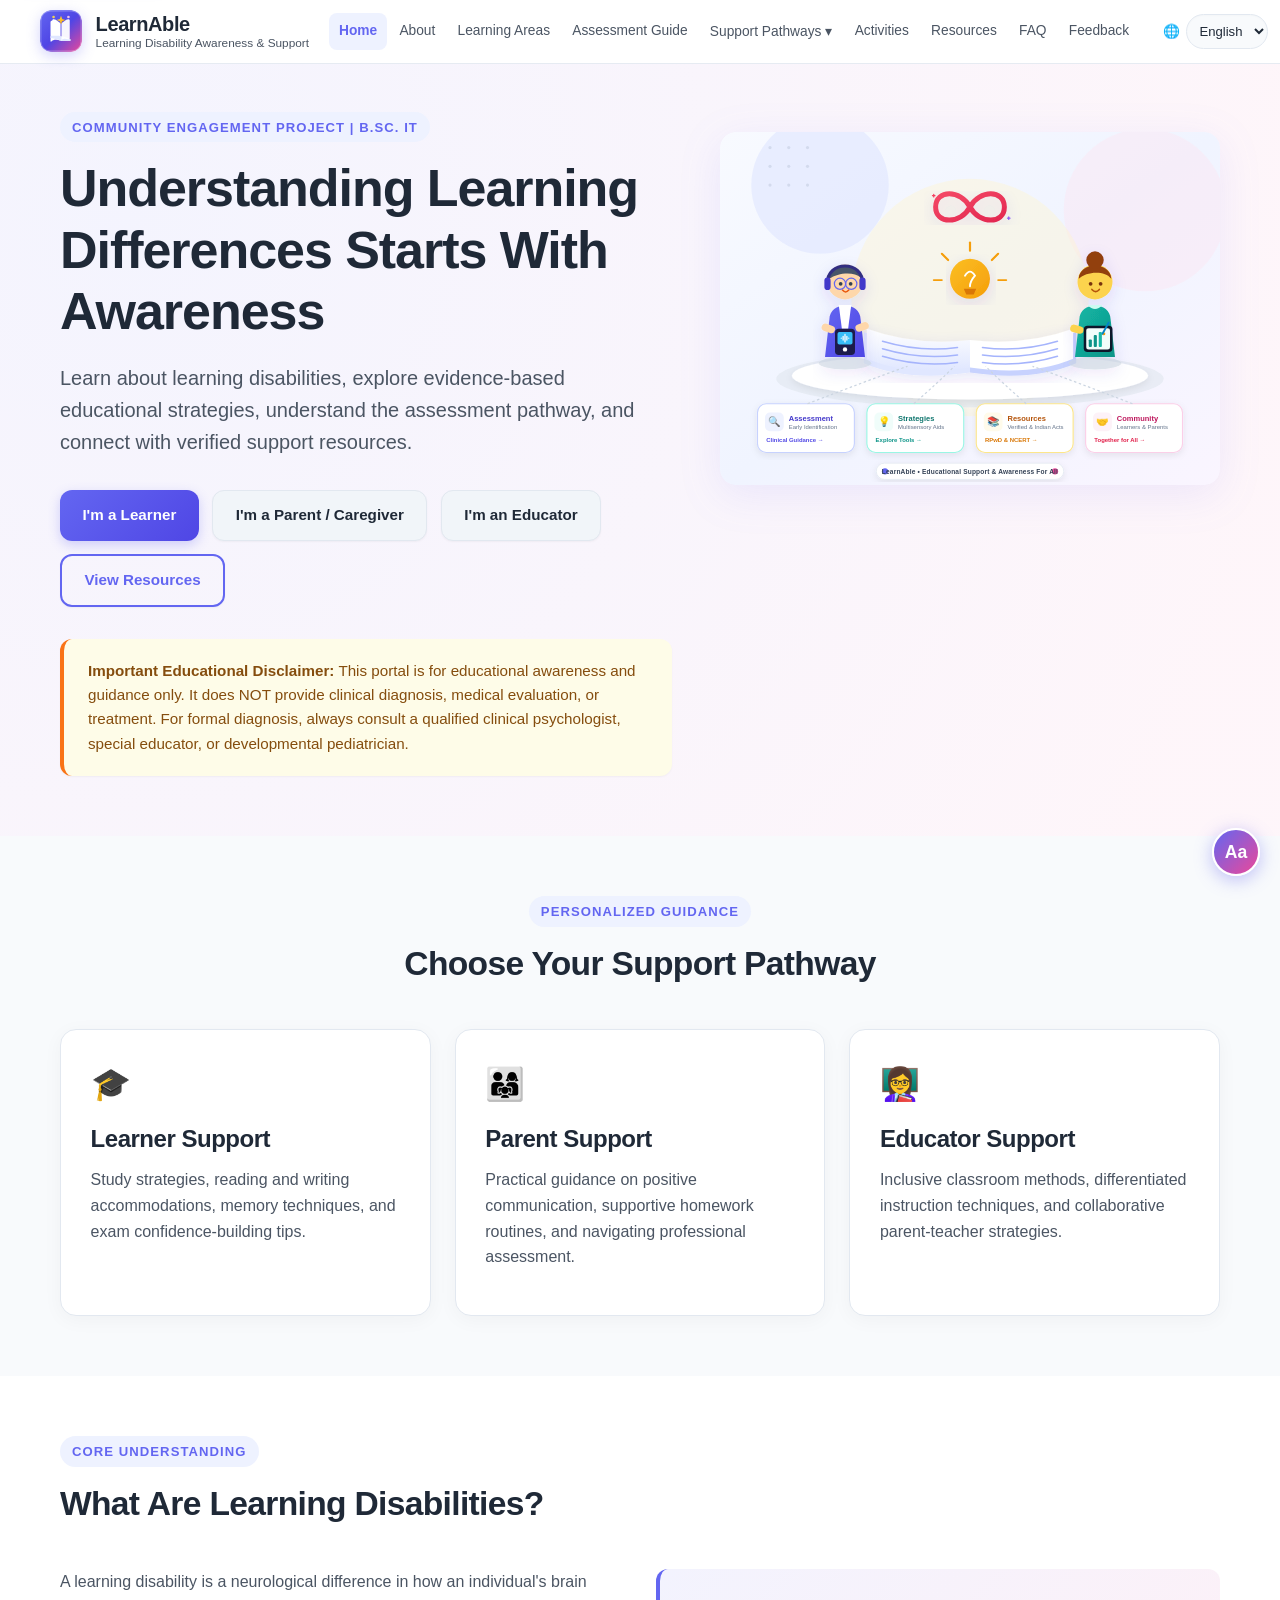
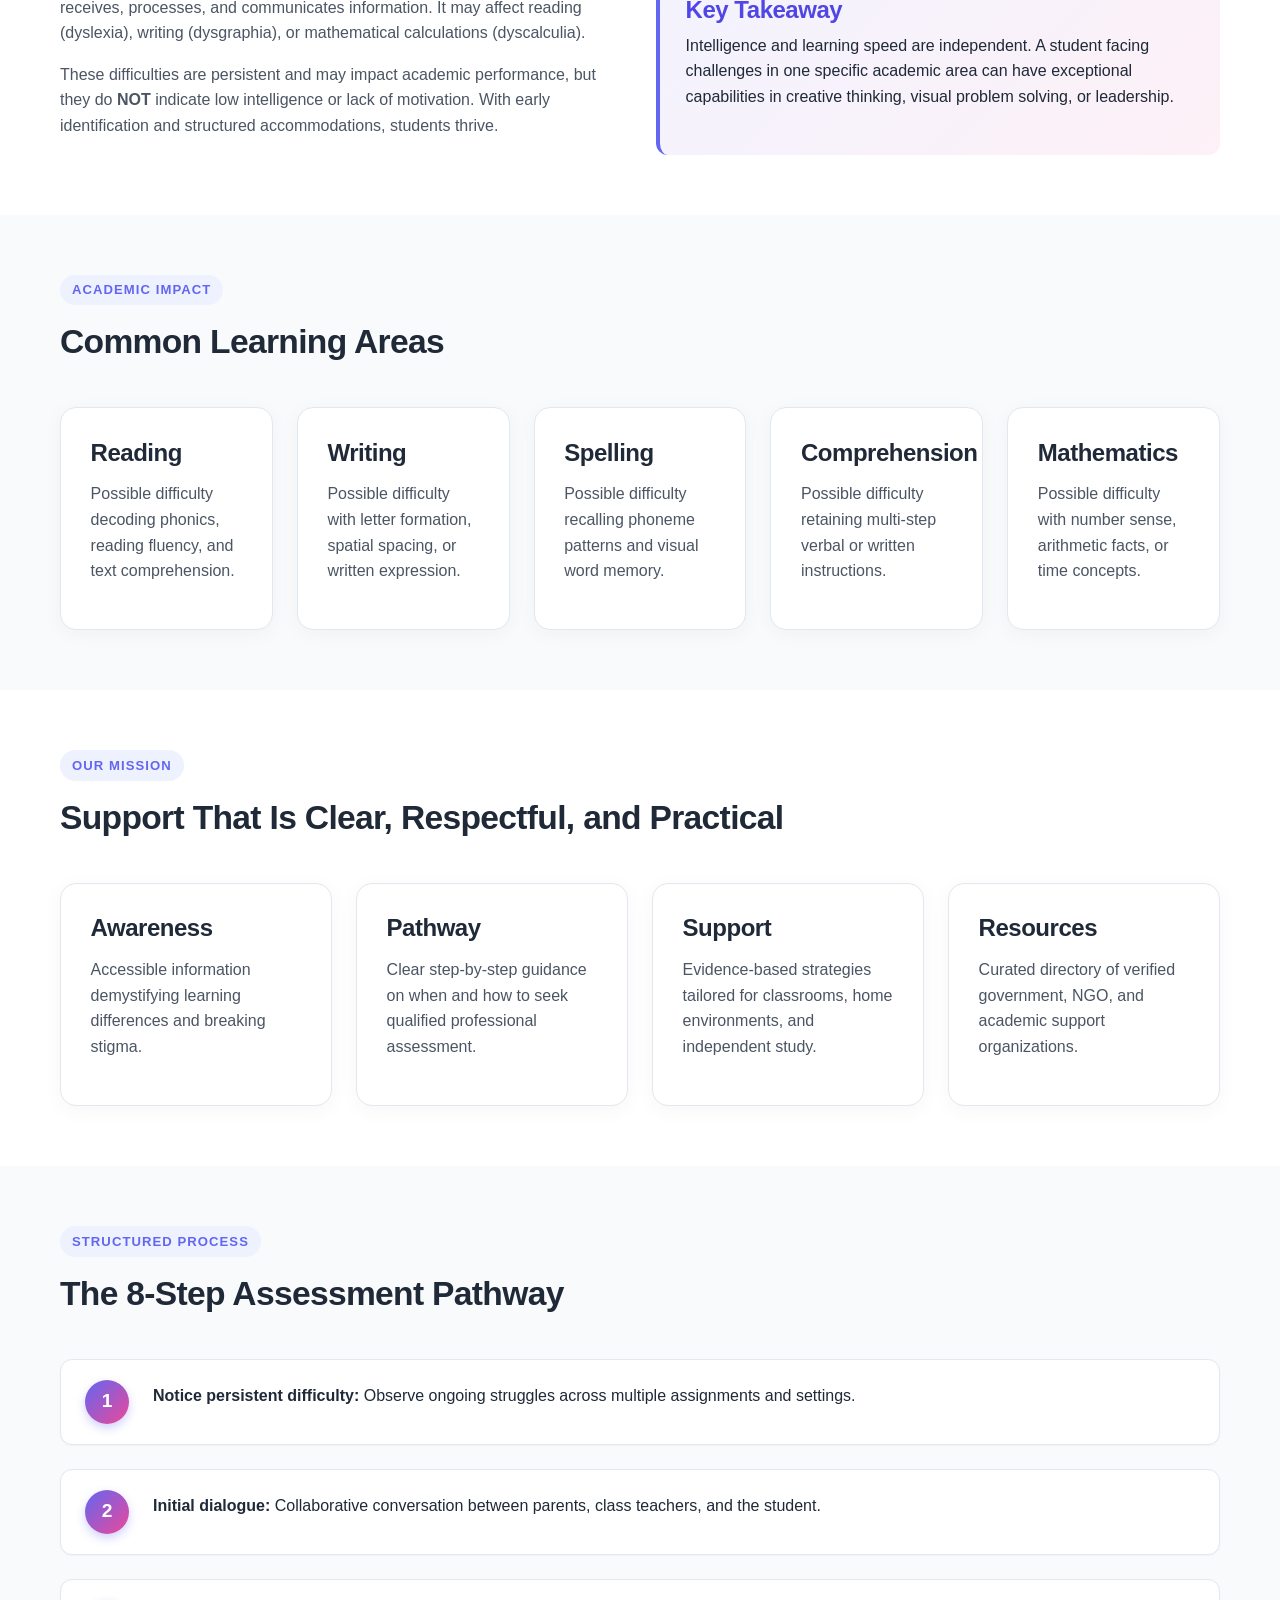
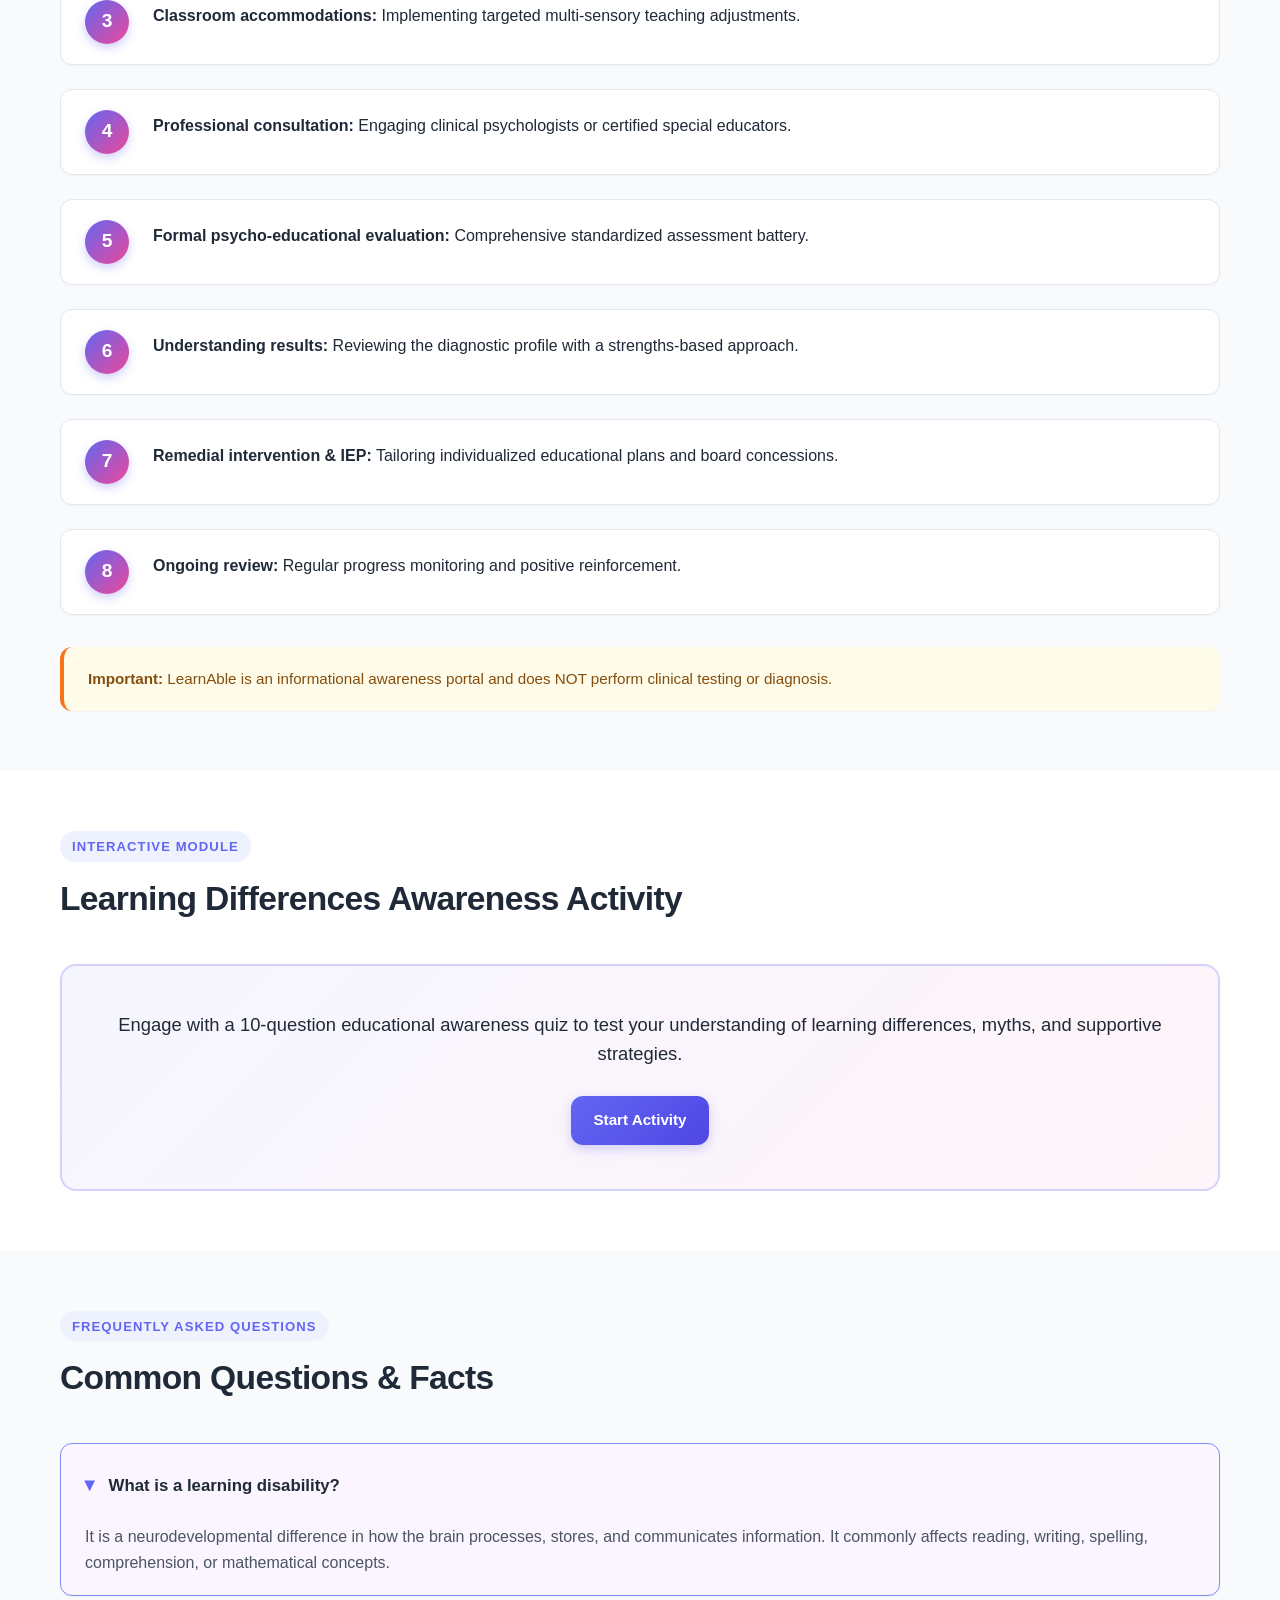
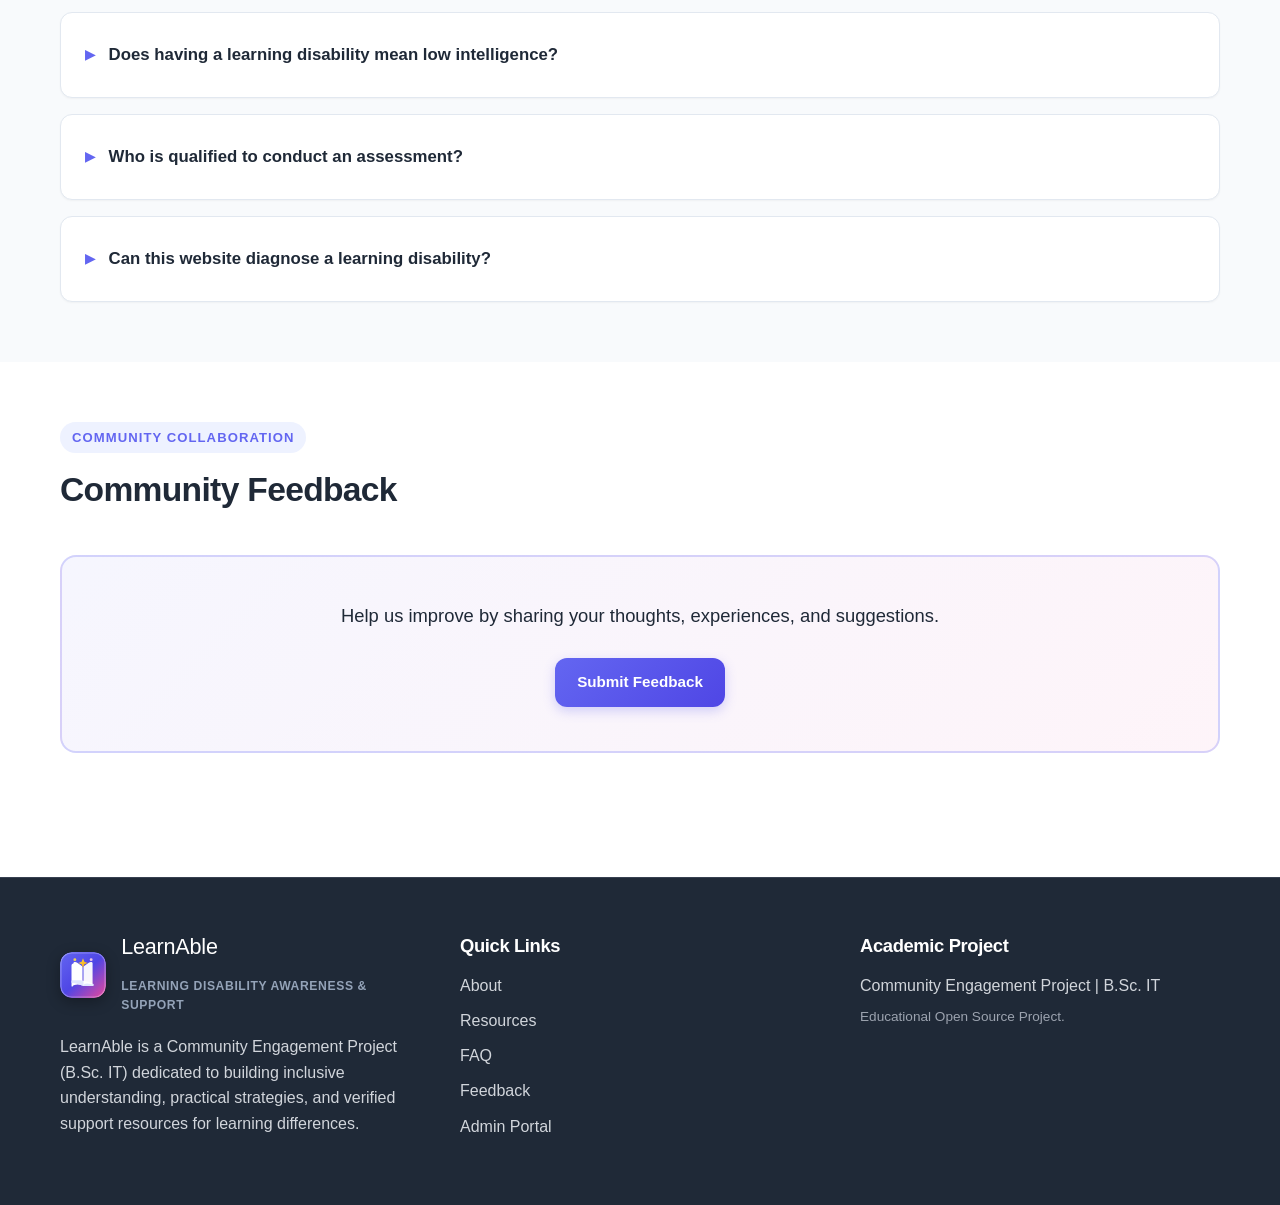
<file: index.html>
<!DOCTYPE html>
<html lang="en">
  <head>
    <meta charset="UTF-8" />
    <meta name="viewport" content="width=device-width, initial-scale=1.0" />
    <meta
      name="description"
      content="LearnAble is a community awareness and support portal for understanding learning differences, assessment guidance, and educational resources."
    />
    <title>LearnAble | Learning Disability Awareness & Support Portal</title>
    <link rel="icon" href="images/favicon.svg" type="image/svg+xml" />
    <link rel="manifest" href="manifest.json" />
    <link rel="stylesheet" href="css/style.css" />
  </head>
  <body>
    <a class="skip-link" href="#main-content">Skip to content</a>

    <header class="site-header">
      <div class="container nav-wrapper">
        <a class="brand" href="index.html" aria-label="LearnAble home">
          <span class="brand-mark">
            <img src="images/logo-icon.svg" alt="LearnAble Logo" width="42" height="42" />
          </span>
          <span class="brand-text">
            <strong data-i18n="brand.title">LearnAble</strong>
            <small data-i18n="brand.subtitle">Learning Disability Awareness & Support</small>
          </span>
        </a>

        <button class="nav-toggle" aria-label="Toggle navigation" aria-expanded="false">
          <span class="hamburger-bar"></span>
          <span class="hamburger-bar"></span>
          <span class="hamburger-bar"></span>
        </button>

        <nav class="main-nav" aria-label="Main navigation">
          <a href="index.html" class="active" data-i18n="nav.home">Home</a>
          <a href="about.html" data-i18n="nav.about">About</a>
          <a href="learning-areas.html" data-i18n="nav.learningAreas">Learning Areas</a>
          <a href="assessment.html" data-i18n="nav.assessment">Assessment Guide</a>
          <div class="nav-dropdown">
            <button class="nav-dropdown-btn" aria-haspopup="true" aria-expanded="false">
              <span data-i18n="nav.support">Support Pathways</span> ▾
            </button>
            <div class="nav-dropdown-menu">
              <a href="learner.html" data-i18n="nav.learner">Learner Support</a>
              <a href="parent.html" data-i18n="nav.parent">Parent Support</a>
              <a href="educator.html" data-i18n="nav.educator">Educator Support</a>
            </div>
          </div>
          <a href="activities.html" data-i18n="nav.activities">Activities</a>
          <a href="resources.html" data-i18n="nav.resources">Resources</a>
          <a href="faq.html" data-i18n="nav.faq">FAQ</a>
          <a href="feedback.html" data-i18n="nav.feedback">Feedback</a>
        </nav>

        <div class="toolbar-group">
          <label class="language-selector" aria-label="Language selector">
            <span>🌐</span>
            <select id="languageSelector">
              <option value="en">English</option>
              <option value="hi">हिंदी</option>
              <option value="mr">मराठी</option>
            </select>
          </label>
        </div>
      </div>
    </header>

    <main id="main-content">
      <section class="hero">
        <div class="container hero-grid">
          <div class="hero-copy">
            <p class="eyebrow">Community Engagement Project | B.Sc. IT</p>
            <h1>Understanding Learning Differences Starts With Awareness</h1>
            <p class="lead">
              Learn about learning disabilities, explore evidence-based educational strategies,
              understand the assessment pathway, and connect with verified support resources.
            </p>
            <div class="hero-actions">
              <a href="learner.html" class="btn btn-primary">I'm a Learner</a>
              <a href="parent.html" class="btn btn-secondary">I'm a Parent / Caregiver</a>
              <a href="educator.html" class="btn btn-secondary">I'm an Educator</a>
              <a href="resources.html" class="btn btn-outline" data-i18n="btn.viewResources">Explore Resources</a>
            </div>
            <div class="disclaimer-box" role="note" aria-label="Important health and information disclaimer">
              <strong data-i18n="disclaimer.title">Important Educational Disclaimer:</strong>
              <span data-i18n="disclaimer.body">
                This portal is for educational awareness and guidance only. It does NOT provide clinical diagnosis, medical evaluation, or treatment. For formal diagnosis, always consult a qualified clinical psychologist, special educator, or developmental pediatrician.
              </span>
            </div>
          </div>

          <div class="hero-visual" aria-label="Illustration representing educational support and awareness">
            <img src="images/hero-illustration.svg" alt="Illustration of learners, teachers, and support resources" width="800" height="565" />
          </div>
        </div>
      </section>

      <section id="user-help" class="section section-soft">
        <div class="container">
          <div class="section-heading center">
            <p class="eyebrow">Personalized Guidance</p>
            <h2>Choose Your Support Pathway</h2>
          </div>

          <div class="card-grid three-up">
            <a class="info-card" href="learner.html">
              <div class="icon-badge" style="font-size: 2rem;">🎓</div>
              <h3 data-i18n="nav.learner">I am a Learner</h3>
              <p>Study strategies, reading and writing accommodations, memory techniques, and exam confidence-building tips.</p>
            </a>

            <a class="info-card" href="parent.html">
              <div class="icon-badge" style="font-size: 2rem;">👨‍👩‍👧</div>
              <h3 data-i18n="nav.parent">I am a Parent / Caregiver</h3>
              <p>Practical guidance on positive communication, supportive homework routines, and navigating professional assessment.</p>
            </a>

            <a class="info-card" href="educator.html">
              <div class="icon-badge" style="font-size: 2rem;">👩‍🏫</div>
              <h3 data-i18n="nav.educator">I am an Educator</h3>
              <p>Inclusive classroom methods, differentiated instruction techniques, and collaborative parent-teacher strategies.</p>
            </a>
          </div>
        </div>
      </section>

      <section class="section">
        <div class="container">
          <div class="section-heading">
            <p class="eyebrow">Core Understanding</p>
            <h2>What Are Learning Disabilities?</h2>
          </div>

          <div class="text-grid two-up">
            <div>
              <p>
                A learning disability is a neurological difference in how an individual's brain receives,
                processes, and communicates information. It may affect reading (dyslexia), writing (dysgraphia),
                or mathematical calculations (dyscalculia).
              </p>
              <p>
                These difficulties are persistent and may impact academic performance, but they do <strong>NOT</strong> indicate
                low intelligence or lack of motivation. With early identification and structured accommodations, students thrive.
              </p>
            </div>
            <div class="highlight-box">
              <h3>Key Takeaway</h3>
              <p>
                Intelligence and learning speed are independent. A student facing challenges in one specific academic area can have exceptional capabilities in creative thinking, visual problem solving, or leadership.
              </p>
            </div>
          </div>
        </div>
      </section>

      <section class="section section-soft">
        <div class="container">
          <div class="section-heading">
            <p class="eyebrow">Academic Impact</p>
            <h2>Common Learning Areas</h2>
          </div>

          <div class="card-grid five-up">
            <div class="info-card"><h3>Reading</h3><p>Possible difficulty decoding phonics, reading fluency, and text comprehension.</p></div>
            <div class="info-card"><h3>Writing</h3><p>Possible difficulty with letter formation, spatial spacing, or written expression.</p></div>
            <div class="info-card"><h3>Spelling</h3><p>Possible difficulty recalling phoneme patterns and visual word memory.</p></div>
            <div class="info-card"><h3>Comprehension</h3><p>Possible difficulty retaining multi-step verbal or written instructions.</p></div>
            <div class="info-card"><h3>Mathematics</h3><p>Possible difficulty with number sense, arithmetic facts, or time concepts.</p></div>
          </div>
        </div>
      </section>

      <section class="section">
        <div class="container">
          <div class="section-heading">
            <p class="eyebrow">Our Mission</p>
            <h2>Support That Is Clear, Respectful, and Practical</h2>
          </div>

          <div class="card-grid four-up">
            <div class="info-card">
              <h3>Awareness</h3>
              <p>Accessible information demystifying learning differences and breaking stigma.</p>
            </div>
            <div class="info-card">
              <h3>Pathway</h3>
              <p>Clear step-by-step guidance on when and how to seek qualified professional assessment.</p>
            </div>
            <div class="info-card">
              <h3>Support</h3>
              <p>Evidence-based strategies tailored for classrooms, home environments, and independent study.</p>
            </div>
            <div class="info-card">
              <h3>Resources</h3>
              <p>Curated directory of verified government, NGO, and academic support organizations.</p>
            </div>
          </div>
        </div>
      </section>

      <section class="section section-soft">
        <div class="container">
          <div class="section-heading">
            <p class="eyebrow">Structured Process</p>
            <h2>The 8-Step Assessment Pathway</h2>
          </div>

          <div class="timeline">
            <div class="timeline-item"><span>1</span><p><strong>Notice persistent difficulty:</strong> Observe ongoing struggles across multiple assignments and settings.</p></div>
            <div class="timeline-item"><span>2</span><p><strong>Initial dialogue:</strong> Collaborative conversation between parents, class teachers, and the student.</p></div>
            <div class="timeline-item"><span>3</span><p><strong>Classroom accommodations:</strong> Implementing targeted multi-sensory teaching adjustments.</p></div>
            <div class="timeline-item"><span>4</span><p><strong>Professional consultation:</strong> Engaging clinical psychologists or certified special educators.</p></div>
            <div class="timeline-item"><span>5</span><p><strong>Formal psycho-educational evaluation:</strong> Comprehensive standardized assessment battery.</p></div>
            <div class="timeline-item"><span>6</span><p><strong>Understanding results:</strong> Reviewing the diagnostic profile with a strengths-based approach.</p></div>
            <div class="timeline-item"><span>7</span><p><strong>Remedial intervention & IEP:</strong> Tailoring individualized educational plans and board concessions.</p></div>
            <div class="timeline-item"><span>8</span><p><strong>Ongoing review:</strong> Regular progress monitoring and positive reinforcement.</p></div>
          </div>

          <div class="disclaimer-box">
            <strong>Important:</strong> LearnAble is an informational awareness portal and does NOT perform clinical testing or diagnosis.
          </div>
        </div>
      </section>

      <section class="section">
        <div class="container">
          <div class="section-heading">
            <p class="eyebrow">Interactive Module</p>
            <h2 data-i18n="quiz.heading">Learning Differences Awareness Activity</h2>
          </div>

          <div class="cta-box">
            <p data-i18n="quiz.subheading">Engage with a 10-question educational awareness quiz to test your understanding of learning differences, myths, and supportive strategies.</p>
            <a href="activities.html" class="btn btn-primary" data-i18n="btn.startActivity">Start the Activity</a>
          </div>
        </div>
      </section>

      <section class="section section-soft" id="faq-home">
        <div class="container">
          <div class="section-heading">
            <p class="eyebrow">Frequently Asked Questions</p>
            <h2>Common Questions & Facts</h2>
          </div>

          <div class="faq-list">
            <details open>
              <summary>What is a learning disability?</summary>
              <p>It is a neurodevelopmental difference in how the brain processes, stores, and communicates information. It commonly affects reading, writing, spelling, comprehension, or mathematical concepts.</p>
            </details>
            <details>
              <summary>Does having a learning disability mean low intelligence?</summary>
              <p>No. People with learning differences have average to above-average intelligence. With structured instruction and accommodations, they achieve remarkable success across academic and professional fields.</p>
            </details>
            <details>
              <summary>Who is qualified to conduct an assessment?</summary>
              <p>Formal assessments are conducted by licensed clinical psychologists, neuropsychologists, and certified special educators working in authorized hospitals, clinics, and government child development centers.</p>
            </details>
            <details>
              <summary>Can this website diagnose a learning disability?</summary>
              <p>No. LearnAble is strictly an educational awareness resource. It does not provide clinical diagnosis or replace formal evaluation.</p>
            </details>
          </div>
        </div>
      </section>

      <section class="section">
        <div class="container">
          <div class="section-heading">
            <p class="eyebrow">Community Collaboration</p>
            <h2 data-i18n="feedback.heading">Community Feedback</h2>
          </div>

          <div class="cta-box">
            <p data-i18n="feedback.subheading">Help us improve by sharing your thoughts, experiences, and suggestions for new educational materials.</p>
            <a href="feedback.html" class="btn btn-primary" data-i18n="btn.submitFeedback">Share Your Feedback</a>
          </div>
        </div>
      </section>
    </main>

    <footer class="site-footer">
      <div class="container footer-grid">
        <div>
          <div class="footer-brand">
            <span class="footer-logo-mark">
              <img src="images/logo-icon.svg" alt="LearnAble Logo" width="46" height="46" />
            </span>
            <div class="footer-brand-text">
              <h3 data-i18n="brand.title">LearnAble</h3>
              <p class="footer-tagline" data-i18n="brand.subtitle">Learning Disability Awareness &amp; Support</p>
            </div>
          </div>
          <p data-i18n="footer.mission">LearnAble is a Community Engagement Project (B.Sc. IT) dedicated to building inclusive understanding, practical strategies, and verified support resources for learning differences.</p>
        </div>

        <div>
          <h4 data-i18n="footer.quickLinks">Quick Links</h4>
          <ul>
            <li><a href="about.html" data-i18n="nav.about">About</a></li>
            <li><a href="resources.html" data-i18n="nav.resources">Resources</a></li>
            <li><a href="faq.html" data-i18n="nav.faq">FAQ</a></li>
            <li><a href="feedback.html" data-i18n="nav.feedback">Feedback</a></li>
            <li><a href="login.html" data-i18n="nav.admin">Admin Portal</a></li>
          </ul>
        </div>

        <div>
          <h4 data-i18n="footer.project">Academic Project</h4>
          <p data-i18n="footer.projectSub">Community Engagement Project | B.Sc. IT</p>
          <p data-i18n="footer.rights" style="font-size: 0.85rem; color: var(--gray-400);">Educational Open Source Project.</p>
        </div>
      </div>
    </footer>

    <div class="accessibility-toolbar" aria-label="Accessibility toolbar">
      <button type="button" id="increaseText" aria-label="Increase text size">A+</button>
      <button type="button" id="decreaseText" aria-label="Decrease text size">A-</button>
      <button type="button" id="toggleContrast" aria-label="Toggle high contrast">High Contrast</button>
      <button type="button" id="resetAccessibility" aria-label="Reset accessibility settings">Reset</button>
    </div>

    <script src="js/i18n.js"></script>
    <script src="js/app.js"></script>
    <script src="js/accessibility.js"></script>
  </body>
</html>
</file>
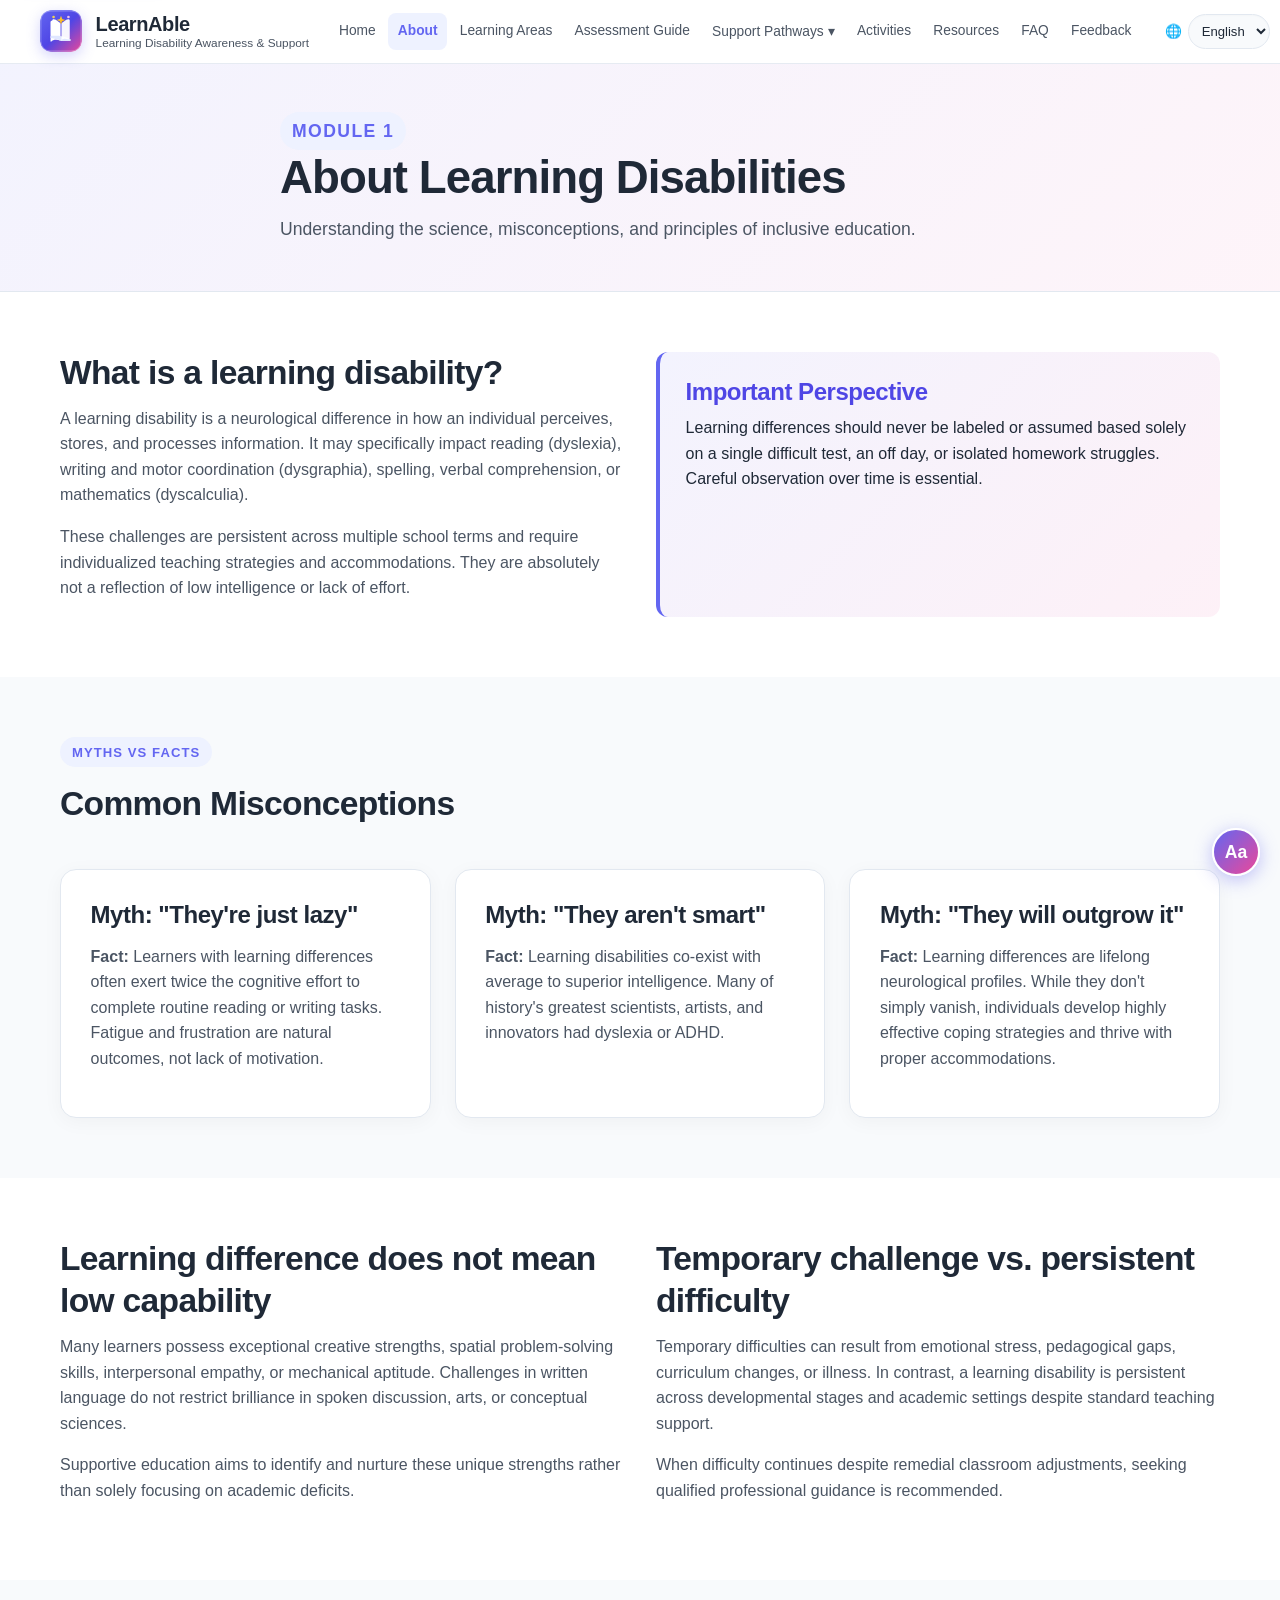
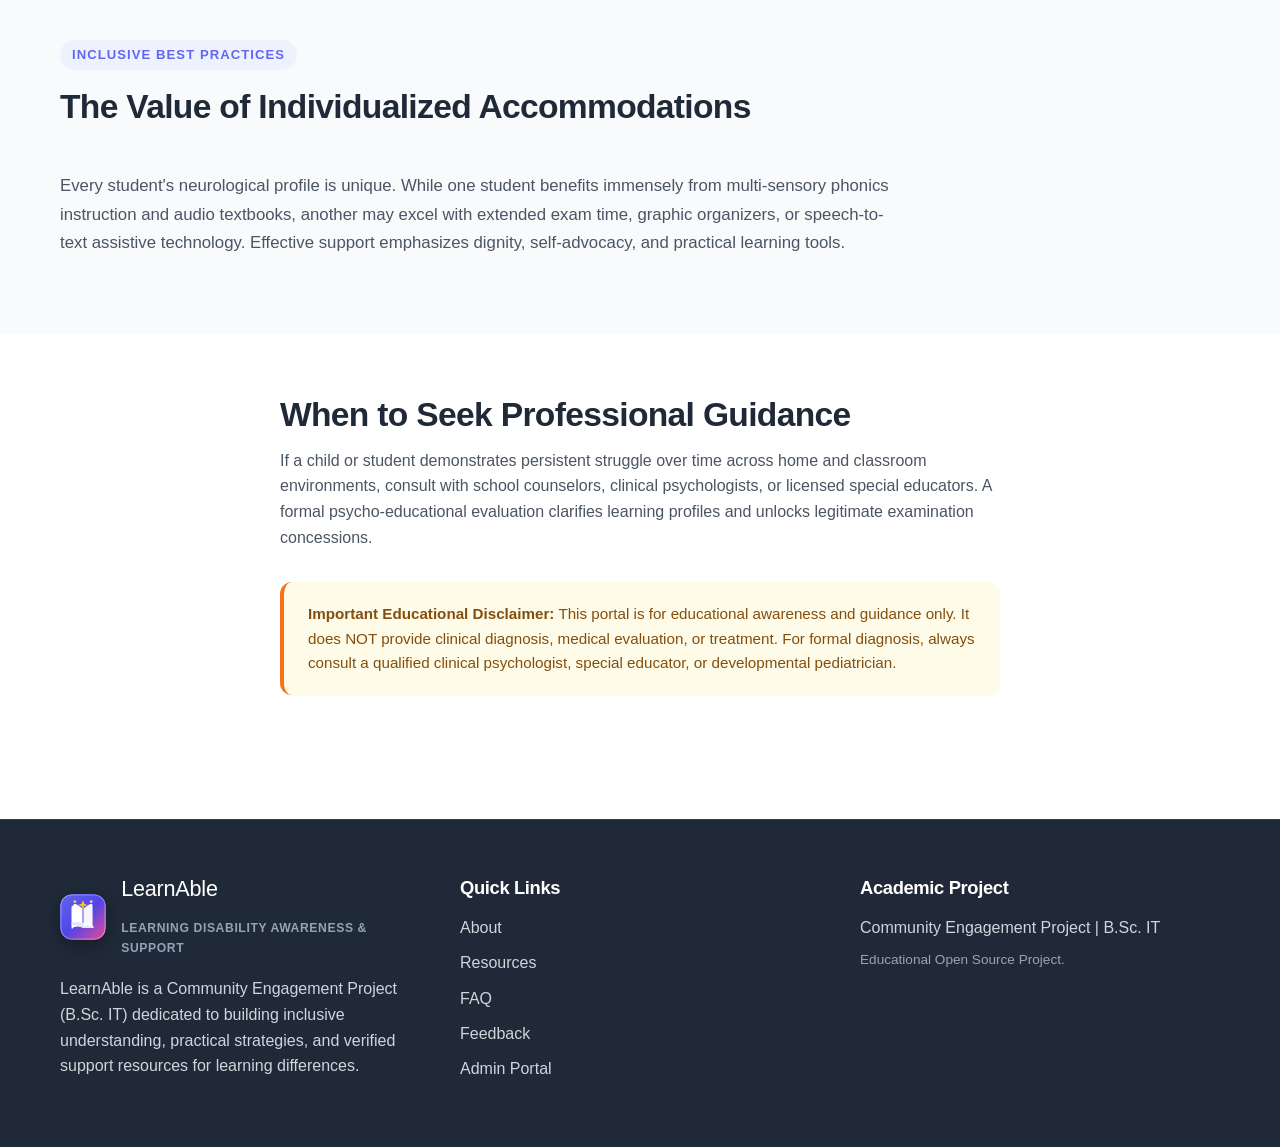
<file: about.html>
﻿<!DOCTYPE html>
<html lang="en">
  <head>
    <meta charset="UTF-8" />
    <meta name="viewport" content="width=device-width, initial-scale=1.0" />
    <meta name="description" content="Learn what learning disabilities are, common misconceptions, and why individualized support matters." />
    <title>About Learning Disabilities | LearnAble</title>
    <link rel="icon" href="images/favicon.svg" type="image/svg+xml" />
    <link rel="manifest" href="manifest.json" />
    <link rel="stylesheet" href="css/style.css" />
  </head>
  <body>
    <a class="skip-link" href="#main-content">Skip to content</a>

    <header class="site-header">
      <div class="container nav-wrapper">
        <a class="brand" href="index.html" aria-label="LearnAble home">
          <span class="brand-mark">
            <img src="images/logo-icon.svg" alt="LearnAble Logo" width="42" height="42" />
          </span>
          <span class="brand-text">
            <strong data-i18n="brand.title">LearnAble</strong>
            <small data-i18n="brand.subtitle">Learning Disability Awareness & Support</small>
          </span>
        </a>

        <button class="nav-toggle" aria-label="Toggle navigation" aria-expanded="false">
          <span class="hamburger-bar"></span>
          <span class="hamburger-bar"></span>
          <span class="hamburger-bar"></span>
        </button>

        <nav class="main-nav" aria-label="Main navigation">
          <a href="index.html" data-i18n="nav.home">Home</a>
          <a href="about.html" class="active" data-i18n="nav.about">About</a>
          <a href="learning-areas.html" data-i18n="nav.learningAreas">Learning Areas</a>
          <a href="assessment.html" data-i18n="nav.assessment">Assessment Guide</a>
          <div class="nav-dropdown">
            <button class="nav-dropdown-btn" aria-haspopup="true" aria-expanded="false">
              <span data-i18n="nav.support">Support Pathways</span> ▾
            </button>
            <div class="nav-dropdown-menu">
              <a href="learner.html" data-i18n="nav.learner">Learner Support</a>
              <a href="parent.html" data-i18n="nav.parent">Parent Support</a>
              <a href="educator.html" data-i18n="nav.educator">Educator Support</a>
            </div>
          </div>
          <a href="activities.html" data-i18n="nav.activities">Activities</a>
          <a href="resources.html" data-i18n="nav.resources">Resources</a>
          <a href="faq.html" data-i18n="nav.faq">FAQ</a>
          <a href="feedback.html" data-i18n="nav.feedback">Feedback</a>
        </nav>

        <div class="toolbar-group">
          <label class="language-selector" aria-label="Language selector">
            <span>🌐</span>
            <select id="languageSelector">
              <option value="en">English</option>
              <option value="hi">हिंदी</option>
              <option value="mr">मराठी</option>
            </select>
          </label>
        </div>
      </div>
    </header>

    <main id="main-content" class="page-shell">
      <section class="page-hero">
        <div class="container narrow">
          <p class="eyebrow">Module 1</p>
          <h1>About Learning Disabilities</h1>
          <p>Understanding the science, misconceptions, and principles of inclusive education.</p>
        </div>
      </section>

      <section class="section">
        <div class="container text-grid two-up">
          <div>
            <h2>What is a learning disability?</h2>
            <p>A learning disability is a neurological difference in how an individual perceives, stores, and processes information. It may specifically impact reading (dyslexia), writing and motor coordination (dysgraphia), spelling, verbal comprehension, or mathematics (dyscalculia).</p>
            <p>These challenges are persistent across multiple school terms and require individualized teaching strategies and accommodations. They are absolutely not a reflection of low intelligence or lack of effort.</p>
          </div>
          <div class="highlight-box">
            <h3>Important Perspective</h3>
            <p>Learning differences should never be labeled or assumed based solely on a single difficult test, an off day, or isolated homework struggles. Careful observation over time is essential.</p>
          </div>
        </div>
      </section>

      <section class="section section-soft">
        <div class="container">
          <div class="section-heading">
            <p class="eyebrow">Myths vs Facts</p>
            <h2>Common Misconceptions</h2>
          </div>

          <div class="card-grid three-up">
            <div class="info-card">
              <h3>Myth: "They're just lazy"</h3>
              <p><strong>Fact:</strong> Learners with learning differences often exert twice the cognitive effort to complete routine reading or writing tasks. Fatigue and frustration are natural outcomes, not lack of motivation.</p>
            </div>
            <div class="info-card">
              <h3>Myth: "They aren't smart"</h3>
              <p><strong>Fact:</strong> Learning disabilities co-exist with average to superior intelligence. Many of history's greatest scientists, artists, and innovators had dyslexia or ADHD.</p>
            </div>
            <div class="info-card">
              <h3>Myth: "They will outgrow it"</h3>
              <p><strong>Fact:</strong> Learning differences are lifelong neurological profiles. While they don't simply vanish, individuals develop highly effective coping strategies and thrive with proper accommodations.</p>
            </div>
          </div>
        </div>
      </section>

      <section class="section">
        <div class="container text-grid two-up">
          <div>
            <h2>Learning difference does not mean low capability</h2>
            <p>Many learners possess exceptional creative strengths, spatial problem-solving skills, interpersonal empathy, or mechanical aptitude. Challenges in written language do not restrict brilliance in spoken discussion, arts, or conceptual sciences.</p>
            <p>Supportive education aims to identify and nurture these unique strengths rather than solely focusing on academic deficits.</p>
          </div>
          <div>
            <h2>Temporary challenge vs. persistent difficulty</h2>
            <p>Temporary difficulties can result from emotional stress, pedagogical gaps, curriculum changes, or illness. In contrast, a learning disability is persistent across developmental stages and academic settings despite standard teaching support.</p>
            <p>When difficulty continues despite remedial classroom adjustments, seeking qualified professional guidance is recommended.</p>
          </div>
        </div>
      </section>

      <section class="section section-soft">
        <div class="container">
          <div class="section-heading">
            <p class="eyebrow">Inclusive Best Practices</p>
            <h2>The Value of Individualized Accommodations</h2>
          </div>
          <p style="font-size: 1.05rem; line-height: 1.7; max-width: 850px;">
            Every student's neurological profile is unique. While one student benefits immensely from multi-sensory phonics instruction and audio textbooks, another may excel with extended exam time, graphic organizers, or speech-to-text assistive technology. Effective support emphasizes dignity, self-advocacy, and practical learning tools.
          </p>
        </div>
      </section>

      <section class="section">
        <div class="container narrow">
          <h2>When to Seek Professional Guidance</h2>
          <p>If a child or student demonstrates persistent struggle over time across home and classroom environments, consult with school counselors, clinical psychologists, or licensed special educators. A formal psycho-educational evaluation clarifies learning profiles and unlocks legitimate examination concessions.</p>
          <div class="disclaimer-box" role="note">
            <strong data-i18n="disclaimer.title">Important Educational Disclaimer:</strong>
            <span data-i18n="disclaimer.body">This portal is for educational awareness and guidance only. It does NOT provide clinical diagnosis, medical evaluation, or treatment. For formal diagnosis, always consult a qualified clinical psychologist, special educator, or developmental pediatrician.</span>
          </div>
        </div>
      </section>
    </main>

    <footer class="site-footer">
      <div class="container footer-grid">
        <div>
          <div class="footer-brand">
            <span class="footer-logo-mark">
              <img src="images/logo-icon.svg" alt="LearnAble Logo" width="46" height="46" />
            </span>
            <div class="footer-brand-text">
              <h3 data-i18n="brand.title">LearnAble</h3>
              <p class="footer-tagline" data-i18n="brand.subtitle">Learning Disability Awareness & Support</p>
            </div>
          </div>
          <p data-i18n="footer.mission">LearnAble is a Community Engagement Project (B.Sc. IT) dedicated to building inclusive understanding, practical strategies, and verified support resources for learning differences.</p>
        </div>
        <div>
          <h4 data-i18n="footer.quickLinks">Quick Links</h4>
          <ul>
            <li><a href="about.html" data-i18n="nav.about">About</a></li>
            <li><a href="resources.html" data-i18n="nav.resources">Resources</a></li>
            <li><a href="faq.html" data-i18n="nav.faq">FAQ</a></li>
            <li><a href="feedback.html" data-i18n="nav.feedback">Feedback</a></li>
            <li><a href="login.html" data-i18n="nav.admin">Admin Portal</a></li>
          </ul>
        </div>
        <div>
          <h4 data-i18n="footer.project">Academic Project</h4>
          <p data-i18n="footer.projectSub">Community Engagement Project | B.Sc. IT</p>
          <p data-i18n="footer.rights" style="font-size: 0.85rem; color: var(--gray-400);">Educational Open Source Project.</p>
        </div>
      </div>
    </footer>

    <div class="accessibility-toolbar" aria-label="Accessibility toolbar">
      <button type="button" id="increaseText" aria-label="Increase text size">A+</button>
      <button type="button" id="decreaseText" aria-label="Decrease text size">A-</button>
      <button type="button" id="toggleContrast" aria-label="Toggle high contrast">High Contrast</button>
      <button type="button" id="resetAccessibility" aria-label="Reset accessibility settings">Reset</button>
    </div>

    <script src="js/i18n.js"></script>
    <script src="js/app.js"></script>
    <script src="js/accessibility.js"></script>
  </body>
</html>
</file>
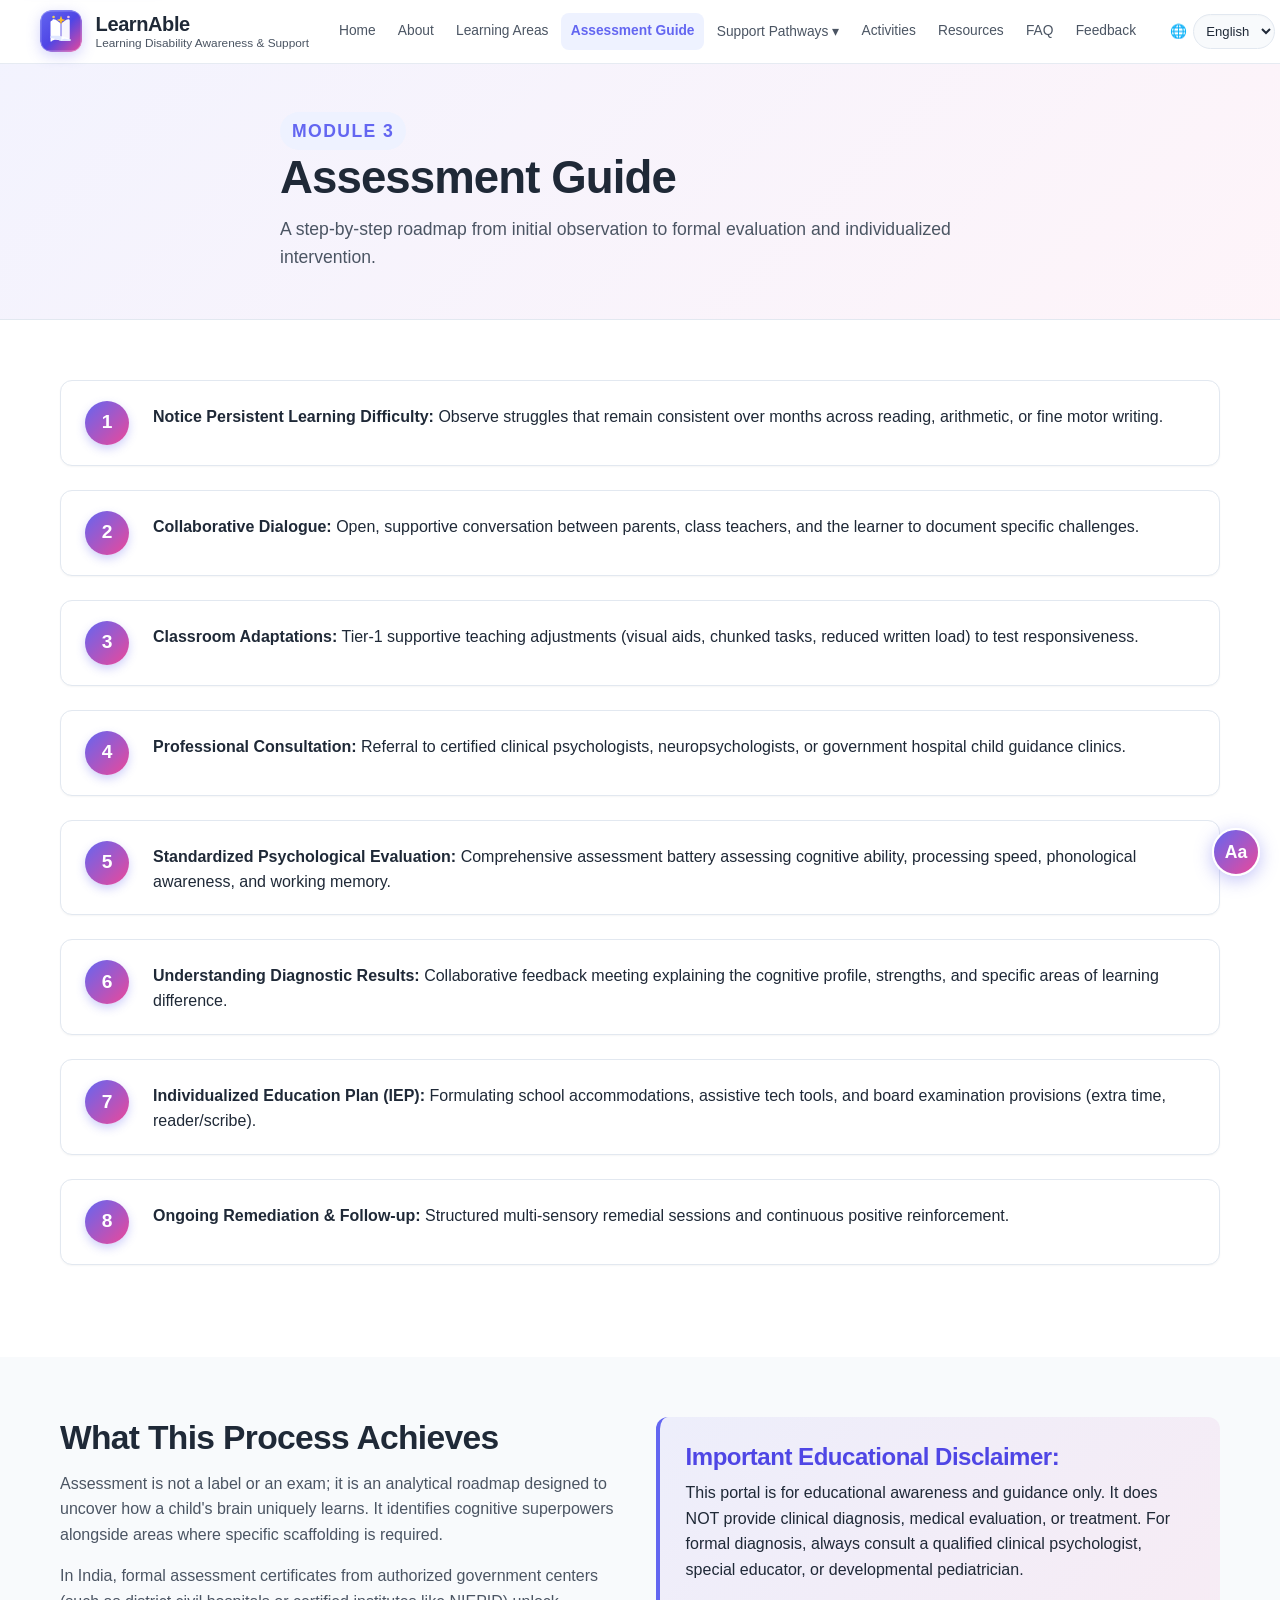
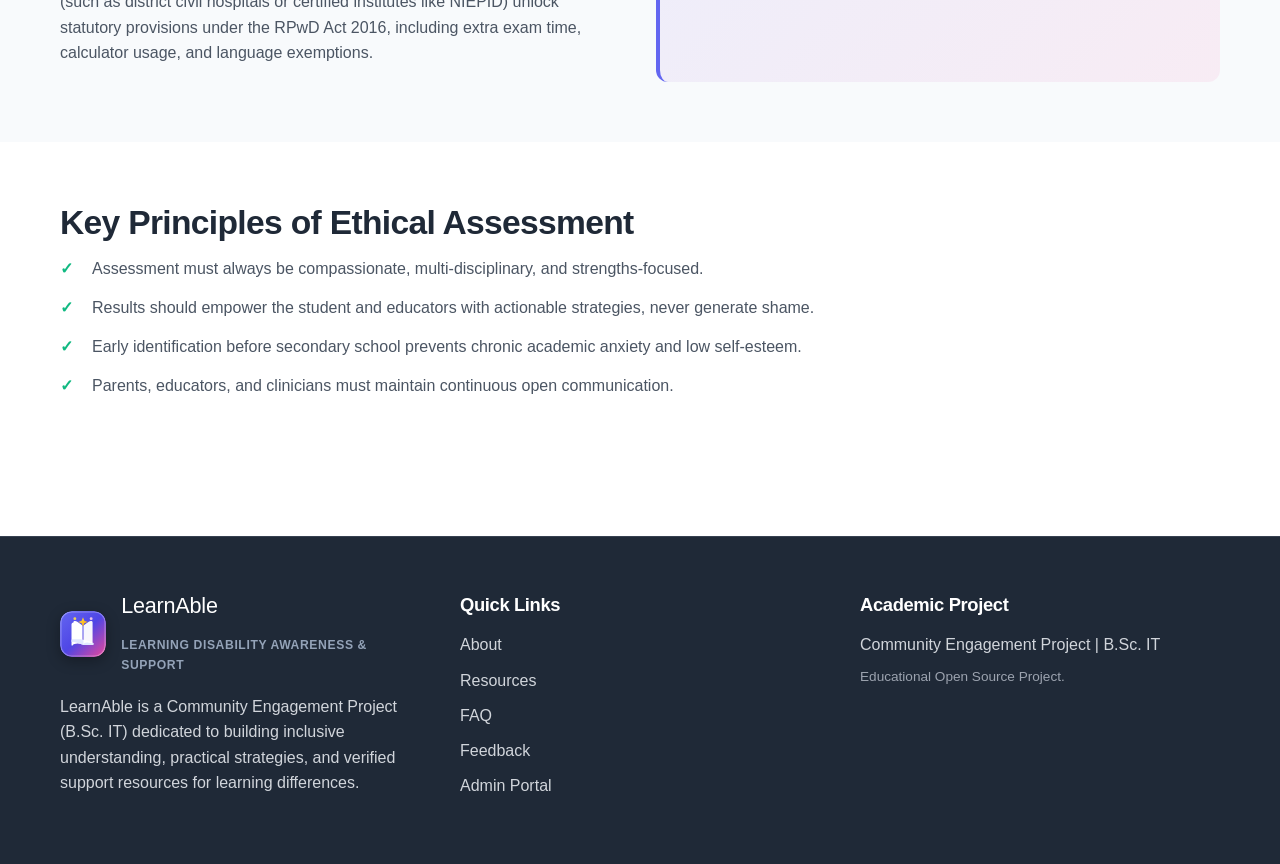
<file: assessment.html>
﻿<!DOCTYPE html>
<html lang="en">
  <head>
    <meta charset="UTF-8" />
    <meta name="viewport" content="width=device-width, initial-scale=1.0" />
    <meta name="description" content="Step-by-step guidance on the assessment pathway for learning differences and professional evaluation." />
    <title>Assessment Guide | LearnAble</title>
    <link rel="icon" href="images/favicon.svg" type="image/svg+xml" />
    <link rel="manifest" href="manifest.json" />
    <link rel="stylesheet" href="css/style.css" />
  </head>
  <body>
    <a class="skip-link" href="#main-content">Skip to content</a>

    <header class="site-header">
      <div class="container nav-wrapper">
        <a class="brand" href="index.html" aria-label="LearnAble home">
          <span class="brand-mark">
            <img src="images/logo-icon.svg" alt="LearnAble Logo" width="42" height="42" />
          </span>
          <span class="brand-text">
            <strong data-i18n="brand.title">LearnAble</strong>
            <small data-i18n="brand.subtitle">Learning Disability Awareness & Support</small>
          </span>
        </a>

        <button class="nav-toggle" aria-label="Toggle navigation" aria-expanded="false">
          <span class="hamburger-bar"></span>
          <span class="hamburger-bar"></span>
          <span class="hamburger-bar"></span>
        </button>

        <nav class="main-nav" aria-label="Main navigation">
          <a href="index.html" data-i18n="nav.home">Home</a>
          <a href="about.html" data-i18n="nav.about">About</a>
          <a href="learning-areas.html" data-i18n="nav.learningAreas">Learning Areas</a>
          <a href="assessment.html" class="active" data-i18n="nav.assessment">Assessment Guide</a>
          <div class="nav-dropdown">
            <button class="nav-dropdown-btn" aria-haspopup="true" aria-expanded="false">
              <span data-i18n="nav.support">Support Pathways</span> ▾
            </button>
            <div class="nav-dropdown-menu">
              <a href="learner.html" data-i18n="nav.learner">Learner Support</a>
              <a href="parent.html" data-i18n="nav.parent">Parent Support</a>
              <a href="educator.html" data-i18n="nav.educator">Educator Support</a>
            </div>
          </div>
          <a href="activities.html" data-i18n="nav.activities">Activities</a>
          <a href="resources.html" data-i18n="nav.resources">Resources</a>
          <a href="faq.html" data-i18n="nav.faq">FAQ</a>
          <a href="feedback.html" data-i18n="nav.feedback">Feedback</a>
        </nav>

        <div class="toolbar-group">
          <label class="language-selector" aria-label="Language selector">
            <span>🌐</span>
            <select id="languageSelector">
              <option value="en">English</option>
              <option value="hi">हिंदी</option>
              <option value="mr">मराठी</option>
            </select>
          </label>
        </div>
      </div>
    </header>

    <main id="main-content" class="page-shell">
      <section class="page-hero">
        <div class="container narrow">
          <p class="eyebrow">Module 3</p>
          <h1 data-i18n="nav.assessment">Assessment Pathway Guide</h1>
          <p>A step-by-step roadmap from initial observation to formal evaluation and individualized intervention.</p>
        </div>
      </section>

      <section class="section">
        <div class="container">
          <div class="timeline timeline-large">
            <div class="timeline-item"><span>1</span><p><strong>Notice Persistent Learning Difficulty:</strong> Observe struggles that remain consistent over months across reading, arithmetic, or fine motor writing.</p></div>
            <div class="timeline-item"><span>2</span><p><strong>Collaborative Dialogue:</strong> Open, supportive conversation between parents, class teachers, and the learner to document specific challenges.</p></div>
            <div class="timeline-item"><span>3</span><p><strong>Classroom Adaptations:</strong> Tier-1 supportive teaching adjustments (visual aids, chunked tasks, reduced written load) to test responsiveness.</p></div>
            <div class="timeline-item"><span>4</span><p><strong>Professional Consultation:</strong> Referral to certified clinical psychologists, neuropsychologists, or government hospital child guidance clinics.</p></div>
            <div class="timeline-item"><span>5</span><p><strong>Standardized Psychological Evaluation:</strong> Comprehensive assessment battery assessing cognitive ability, processing speed, phonological awareness, and working memory.</p></div>
            <div class="timeline-item"><span>6</span><p><strong>Understanding Diagnostic Results:</strong> Collaborative feedback meeting explaining the cognitive profile, strengths, and specific areas of learning difference.</p></div>
            <div class="timeline-item"><span>7</span><p><strong>Individualized Education Plan (IEP):</strong> Formulating school accommodations, assistive tech tools, and board examination provisions (extra time, reader/scribe).</p></div>
            <div class="timeline-item"><span>8</span><p><strong>Ongoing Remediation & Follow-up:</strong> Structured multi-sensory remedial sessions and continuous positive reinforcement.</p></div>
          </div>
        </div>
      </section>

      <section class="section section-soft">
        <div class="container text-grid two-up">
          <div>
            <h2>What This Process Achieves</h2>
            <p>Assessment is not a label or an exam; it is an analytical roadmap designed to uncover how a child's brain uniquely learns. It identifies cognitive superpowers alongside areas where specific scaffolding is required.</p>
            <p>In India, formal assessment certificates from authorized government centers (such as district civil hospitals or certified institutes like NIEPID) unlock statutory provisions under the RPwD Act 2016, including extra exam time, calculator usage, and language exemptions.</p>
          </div>
          <div class="highlight-box">
            <h3 data-i18n="disclaimer.title">Important Educational Disclaimer</h3>
            <p data-i18n="disclaimer.body">This portal is for educational awareness and guidance only. It does NOT provide clinical diagnosis, medical evaluation, or treatment. For formal diagnosis, always consult a qualified clinical psychologist, special educator, or developmental pediatrician.</p>
          </div>
        </div>
      </section>

      <section class="section">
        <div class="container">
          <h2>Key Principles of Ethical Assessment</h2>
          <ul class="bullet-list">
            <li>Assessment must always be compassionate, multi-disciplinary, and strengths-focused.</li>
            <li>Results should empower the student and educators with actionable strategies, never generate shame.</li>
            <li>Early identification before secondary school prevents chronic academic anxiety and low self-esteem.</li>
            <li>Parents, educators, and clinicians must maintain continuous open communication.</li>
          </ul>
        </div>
      </section>
    </main>

    <footer class="site-footer">
      <div class="container footer-grid">
        <div>
          <div class="footer-brand">
            <span class="footer-logo-mark">
              <img src="images/logo-icon.svg" alt="LearnAble Logo" width="46" height="46" />
            </span>
            <div class="footer-brand-text">
              <h3 data-i18n="brand.title">LearnAble</h3>
              <p class="footer-tagline" data-i18n="brand.subtitle">Learning Disability Awareness & Support</p>
            </div>
          </div>
          <p data-i18n="footer.mission">LearnAble is a Community Engagement Project (B.Sc. IT) dedicated to building inclusive understanding, practical strategies, and verified support resources for learning differences.</p>
        </div>
        <div>
          <h4 data-i18n="footer.quickLinks">Quick Links</h4>
          <ul>
            <li><a href="about.html" data-i18n="nav.about">About</a></li>
            <li><a href="resources.html" data-i18n="nav.resources">Resources</a></li>
            <li><a href="faq.html" data-i18n="nav.faq">FAQ</a></li>
            <li><a href="feedback.html" data-i18n="nav.feedback">Feedback</a></li>
            <li><a href="login.html" data-i18n="nav.admin">Admin Portal</a></li>
          </ul>
        </div>
        <div>
          <h4 data-i18n="footer.project">Academic Project</h4>
          <p data-i18n="footer.projectSub">Community Engagement Project | B.Sc. IT</p>
          <p data-i18n="footer.rights" style="font-size: 0.85rem; color: var(--gray-400);">Educational Open Source Project.</p>
        </div>
      </div>
    </footer>

    <div class="accessibility-toolbar" aria-label="Accessibility toolbar">
      <button type="button" id="increaseText" aria-label="Increase text size">A+</button>
      <button type="button" id="decreaseText" aria-label="Decrease text size">A-</button>
      <button type="button" id="toggleContrast" aria-label="Toggle high contrast">High Contrast</button>
      <button type="button" id="resetAccessibility" aria-label="Reset accessibility settings">Reset</button>
    </div>

    <script src="js/i18n.js"></script>
    <script src="js/app.js"></script>
    <script src="js/accessibility.js"></script>
  </body>
</html>
</file>
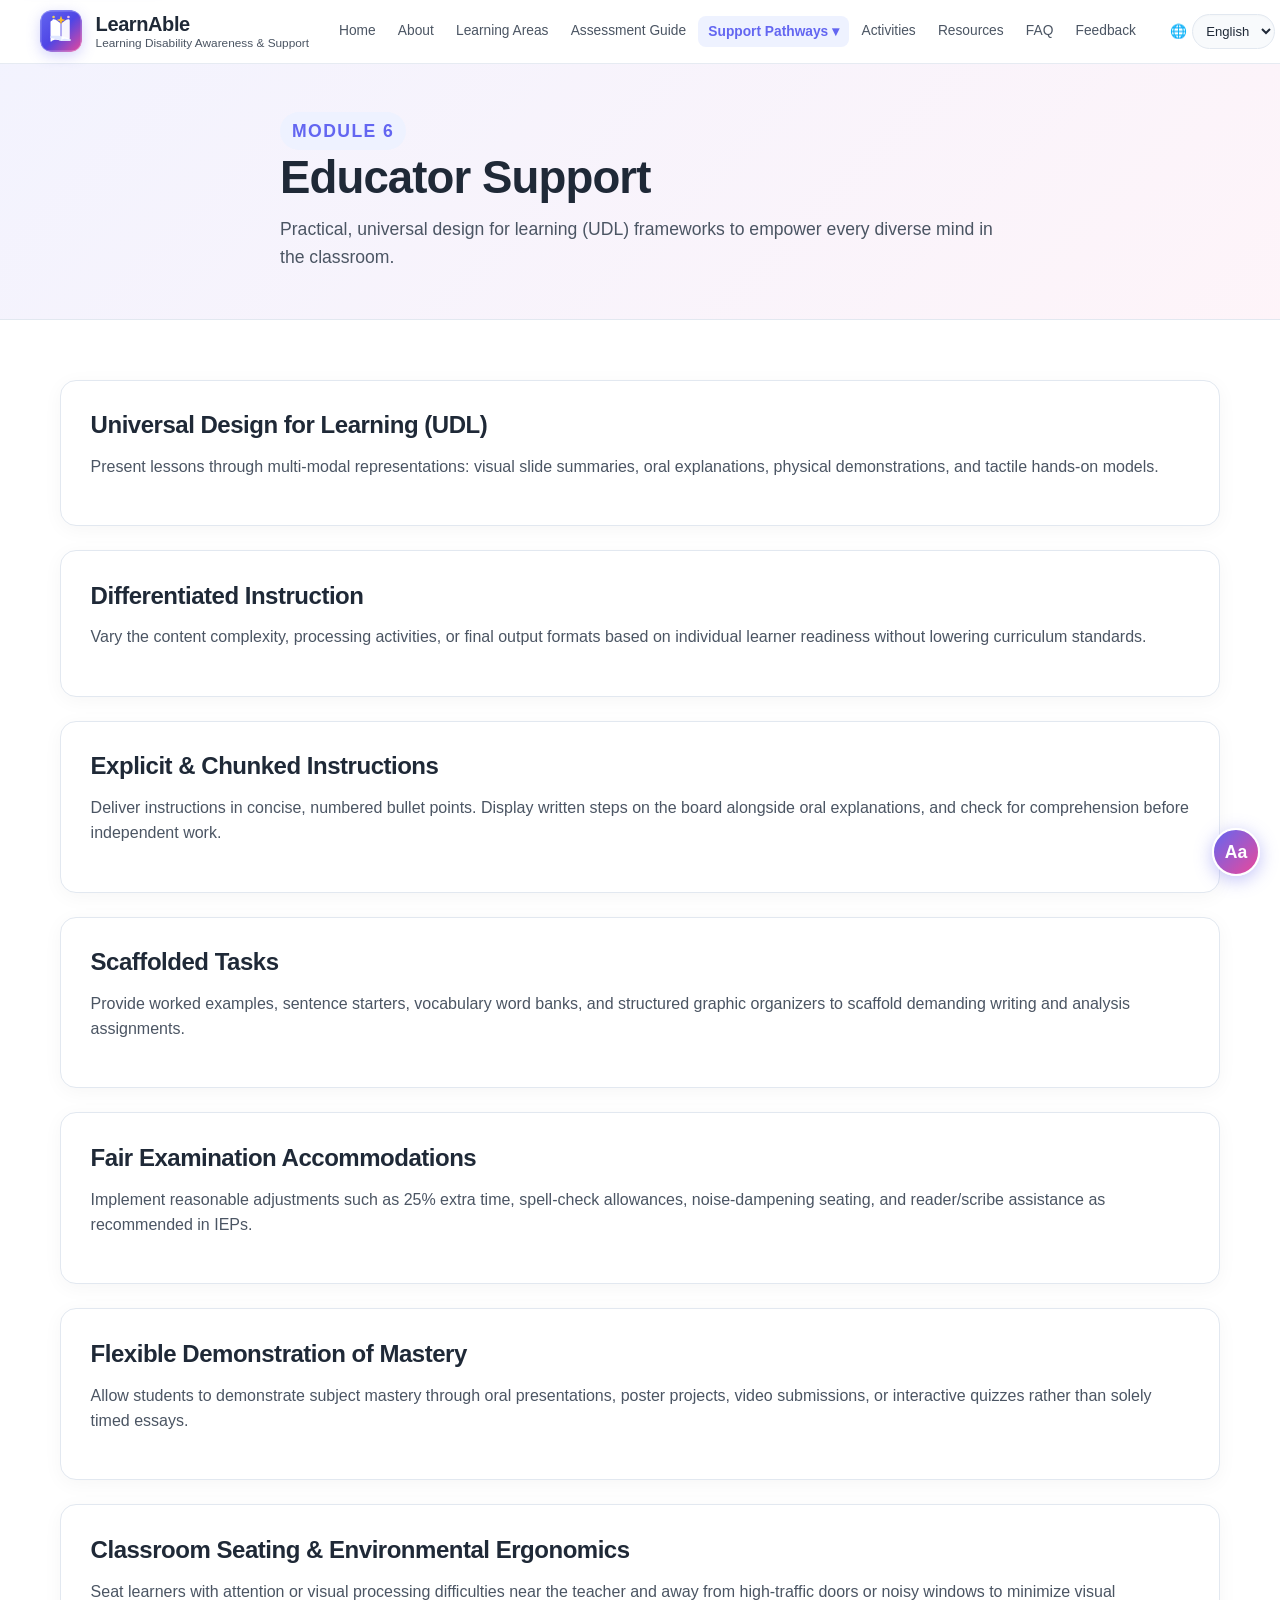
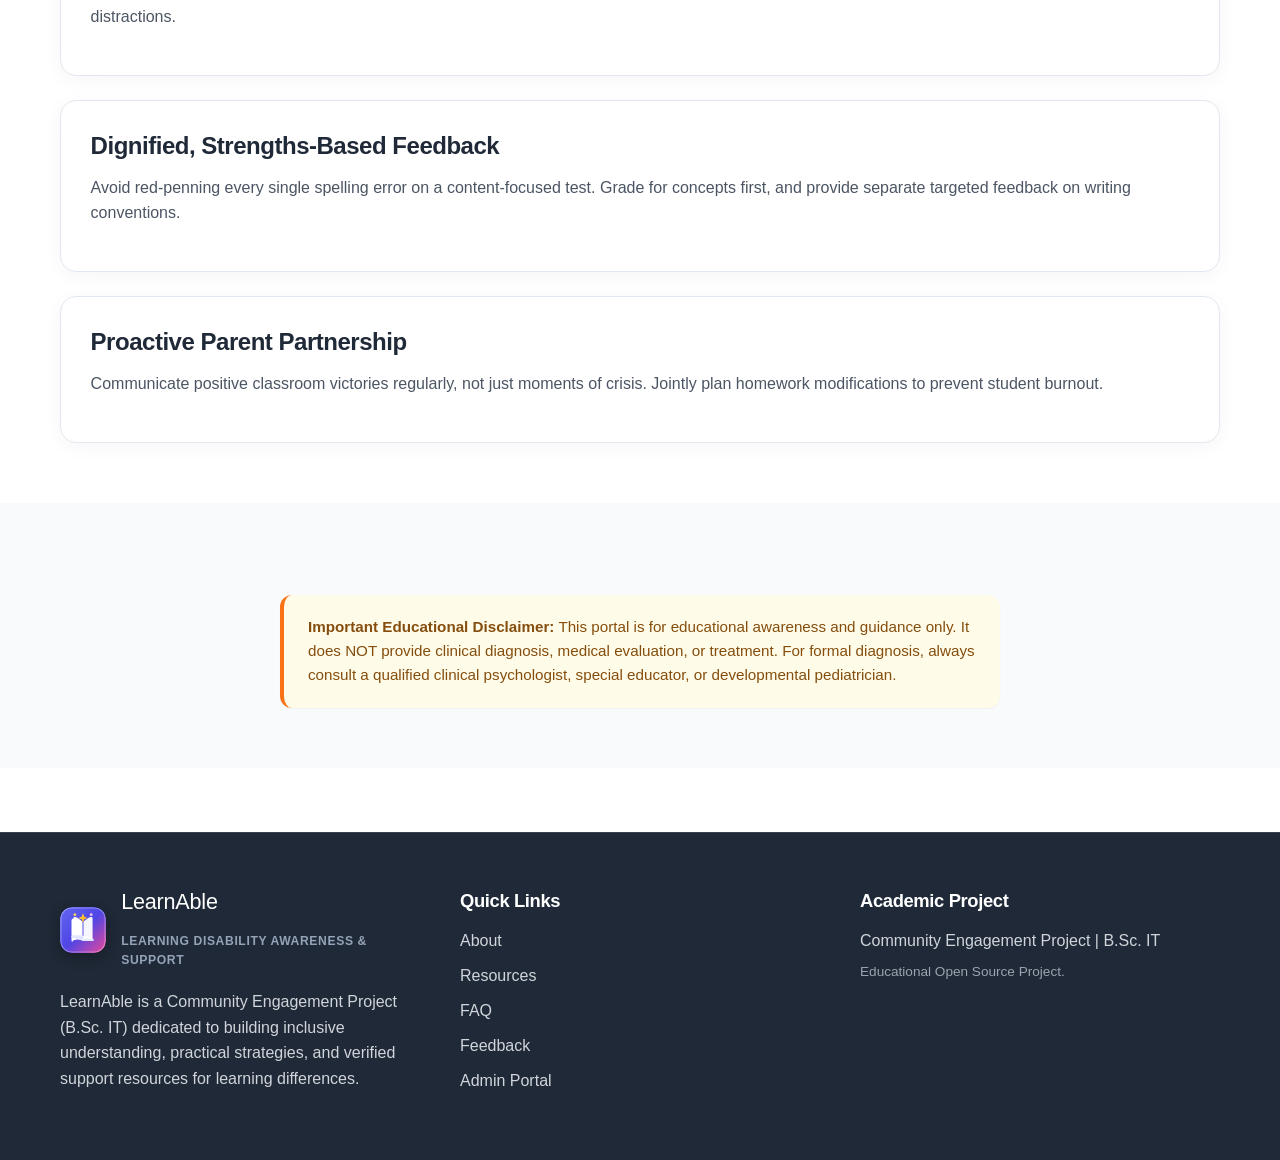
<file: educator.html>
﻿<!DOCTYPE html>
<html lang="en">
  <head>
    <meta charset="UTF-8" />
    <meta name="viewport" content="width=device-width, initial-scale=1.0" />
    <meta name="description" content="Evidence-based inclusive classroom methods, differentiated instruction, and accommodations for educators." />
    <title>Educator Support Strategies | LearnAble</title>
    <link rel="icon" href="images/favicon.svg" type="image/svg+xml" />
    <link rel="manifest" href="manifest.json" />
    <link rel="stylesheet" href="css/style.css" />
  </head>
  <body>
    <a class="skip-link" href="#main-content">Skip to content</a>

    <header class="site-header">
      <div class="container nav-wrapper">
        <a class="brand" href="index.html" aria-label="LearnAble home">
          <span class="brand-mark">
            <img src="images/logo-icon.svg" alt="LearnAble Logo" width="42" height="42" />
          </span>
          <span class="brand-text">
            <strong data-i18n="brand.title">LearnAble</strong>
            <small data-i18n="brand.subtitle">Learning Disability Awareness & Support</small>
          </span>
        </a>

        <button class="nav-toggle" aria-label="Toggle navigation" aria-expanded="false">
          <span class="hamburger-bar"></span>
          <span class="hamburger-bar"></span>
          <span class="hamburger-bar"></span>
        </button>

        <nav class="main-nav" aria-label="Main navigation">
          <a href="index.html" data-i18n="nav.home">Home</a>
          <a href="about.html" data-i18n="nav.about">About</a>
          <a href="learning-areas.html" data-i18n="nav.learningAreas">Learning Areas</a>
          <a href="assessment.html" data-i18n="nav.assessment">Assessment Guide</a>
          <div class="nav-dropdown">
            <button class="nav-dropdown-btn active" aria-haspopup="true" aria-expanded="false">
              <span data-i18n="nav.support">Support Pathways</span> ▾
            </button>
            <div class="nav-dropdown-menu">
              <a href="learner.html" data-i18n="nav.learner">Learner Support</a>
              <a href="parent.html" data-i18n="nav.parent">Parent Support</a>
              <a href="educator.html" class="active" data-i18n="nav.educator">Educator Support</a>
            </div>
          </div>
          <a href="activities.html" data-i18n="nav.activities">Activities</a>
          <a href="resources.html" data-i18n="nav.resources">Resources</a>
          <a href="faq.html" data-i18n="nav.faq">FAQ</a>
          <a href="feedback.html" data-i18n="nav.feedback">Feedback</a>
        </nav>

        <div class="toolbar-group">
          <label class="language-selector" aria-label="Language selector">
            <span>🌐</span>
            <select id="languageSelector">
              <option value="en">English</option>
              <option value="hi">हिंदी</option>
              <option value="mr">मराठी</option>
            </select>
          </label>
        </div>
      </div>
    </header>

    <main id="main-content" class="page-shell">
      <section class="page-hero">
        <div class="container narrow">
          <p class="eyebrow">Module 6</p>
          <h1 data-i18n="nav.educator">Educator Support & Inclusive Teaching</h1>
          <p>Practical, universal design for learning (UDL) frameworks to empower every diverse mind in the classroom.</p>
        </div>
      </section>

      <section class="section">
        <div class="container card-grid two-up">
          <div class="info-card">
            <h3>Universal Design for Learning (UDL)</h3>
            <p>Present lessons through multi-modal representations: visual slide summaries, oral explanations, physical demonstrations, and tactile hands-on models.</p>
          </div>
          <div class="info-card">
            <h3>Differentiated Instruction</h3>
            <p>Vary the content complexity, processing activities, or final output formats based on individual learner readiness without lowering curriculum standards.</p>
          </div>
          <div class="info-card">
            <h3>Explicit & Chunked Instructions</h3>
            <p>Deliver instructions in concise, numbered bullet points. Display written steps on the board alongside oral explanations, and check for comprehension before independent work.</p>
          </div>
          <div class="info-card">
            <h3>Scaffolded Tasks</h3>
            <p>Provide worked examples, sentence starters, vocabulary word banks, and structured graphic organizers to scaffold demanding writing and analysis assignments.</p>
          </div>
          <div class="info-card">
            <h3>Fair Examination Accommodations</h3>
            <p>Implement reasonable adjustments such as 25% extra time, spell-check allowances, noise-dampening seating, and reader/scribe assistance as recommended in IEPs.</p>
          </div>
          <div class="info-card">
            <h3>Flexible Demonstration of Mastery</h3>
            <p>Allow students to demonstrate subject mastery through oral presentations, poster projects, video submissions, or interactive quizzes rather than solely timed essays.</p>
          </div>
          <div class="info-card">
            <h3>Classroom Seating & Environmental Ergonomics</h3>
            <p>Seat learners with attention or visual processing difficulties near the teacher and away from high-traffic doors or noisy windows to minimize visual distractions.</p>
          </div>
          <div class="info-card">
            <h3>Dignified, Strengths-Based Feedback</h3>
            <p>Avoid red-penning every single spelling error on a content-focused test. Grade for concepts first, and provide separate targeted feedback on writing conventions.</p>
          </div>
          <div class="info-card">
            <h3>Proactive Parent Partnership</h3>
            <p>Communicate positive classroom victories regularly, not just moments of crisis. Jointly plan homework modifications to prevent student burnout.</p>
          </div>
        </div>
      </section>

      <section class="section section-soft">
        <div class="container narrow">
          <div class="disclaimer-box" role="note">
            <strong data-i18n="disclaimer.title">Important Educational Disclaimer:</strong>
            <span data-i18n="disclaimer.body">This portal is for educational awareness and guidance only. It does NOT provide clinical diagnosis, medical evaluation, or treatment. For formal diagnosis, always consult a qualified clinical psychologist, special educator, or developmental pediatrician.</span>
          </div>
        </div>
      </section>
    </main>

    <footer class="site-footer">
      <div class="container footer-grid">
        <div>
          <div class="footer-brand">
            <span class="footer-logo-mark">
              <img src="images/logo-icon.svg" alt="LearnAble Logo" width="46" height="46" />
            </span>
            <div class="footer-brand-text">
              <h3 data-i18n="brand.title">LearnAble</h3>
              <p class="footer-tagline" data-i18n="brand.subtitle">Learning Disability Awareness & Support</p>
            </div>
          </div>
          <p data-i18n="footer.mission">LearnAble is a Community Engagement Project (B.Sc. IT) dedicated to building inclusive understanding, practical strategies, and verified support resources for learning differences.</p>
        </div>
        <div>
          <h4 data-i18n="footer.quickLinks">Quick Links</h4>
          <ul>
            <li><a href="about.html" data-i18n="nav.about">About</a></li>
            <li><a href="resources.html" data-i18n="nav.resources">Resources</a></li>
            <li><a href="faq.html" data-i18n="nav.faq">FAQ</a></li>
            <li><a href="feedback.html" data-i18n="nav.feedback">Feedback</a></li>
            <li><a href="login.html" data-i18n="nav.admin">Admin Portal</a></li>
          </ul>
        </div>
        <div>
          <h4 data-i18n="footer.project">Academic Project</h4>
          <p data-i18n="footer.projectSub">Community Engagement Project | B.Sc. IT</p>
          <p data-i18n="footer.rights" style="font-size: 0.85rem; color: var(--gray-400);">Educational Open Source Project.</p>
        </div>
      </div>
    </footer>

    <div class="accessibility-toolbar" aria-label="Accessibility toolbar">
      <button type="button" id="increaseText" aria-label="Increase text size">A+</button>
      <button type="button" id="decreaseText" aria-label="Decrease text size">A-</button>
      <button type="button" id="toggleContrast" aria-label="Toggle high contrast">High Contrast</button>
      <button type="button" id="resetAccessibility" aria-label="Reset accessibility settings">Reset</button>
    </div>

    <script src="js/i18n.js"></script>
    <script src="js/app.js"></script>
    <script src="js/accessibility.js"></script>
  </body>
</html>
</file>
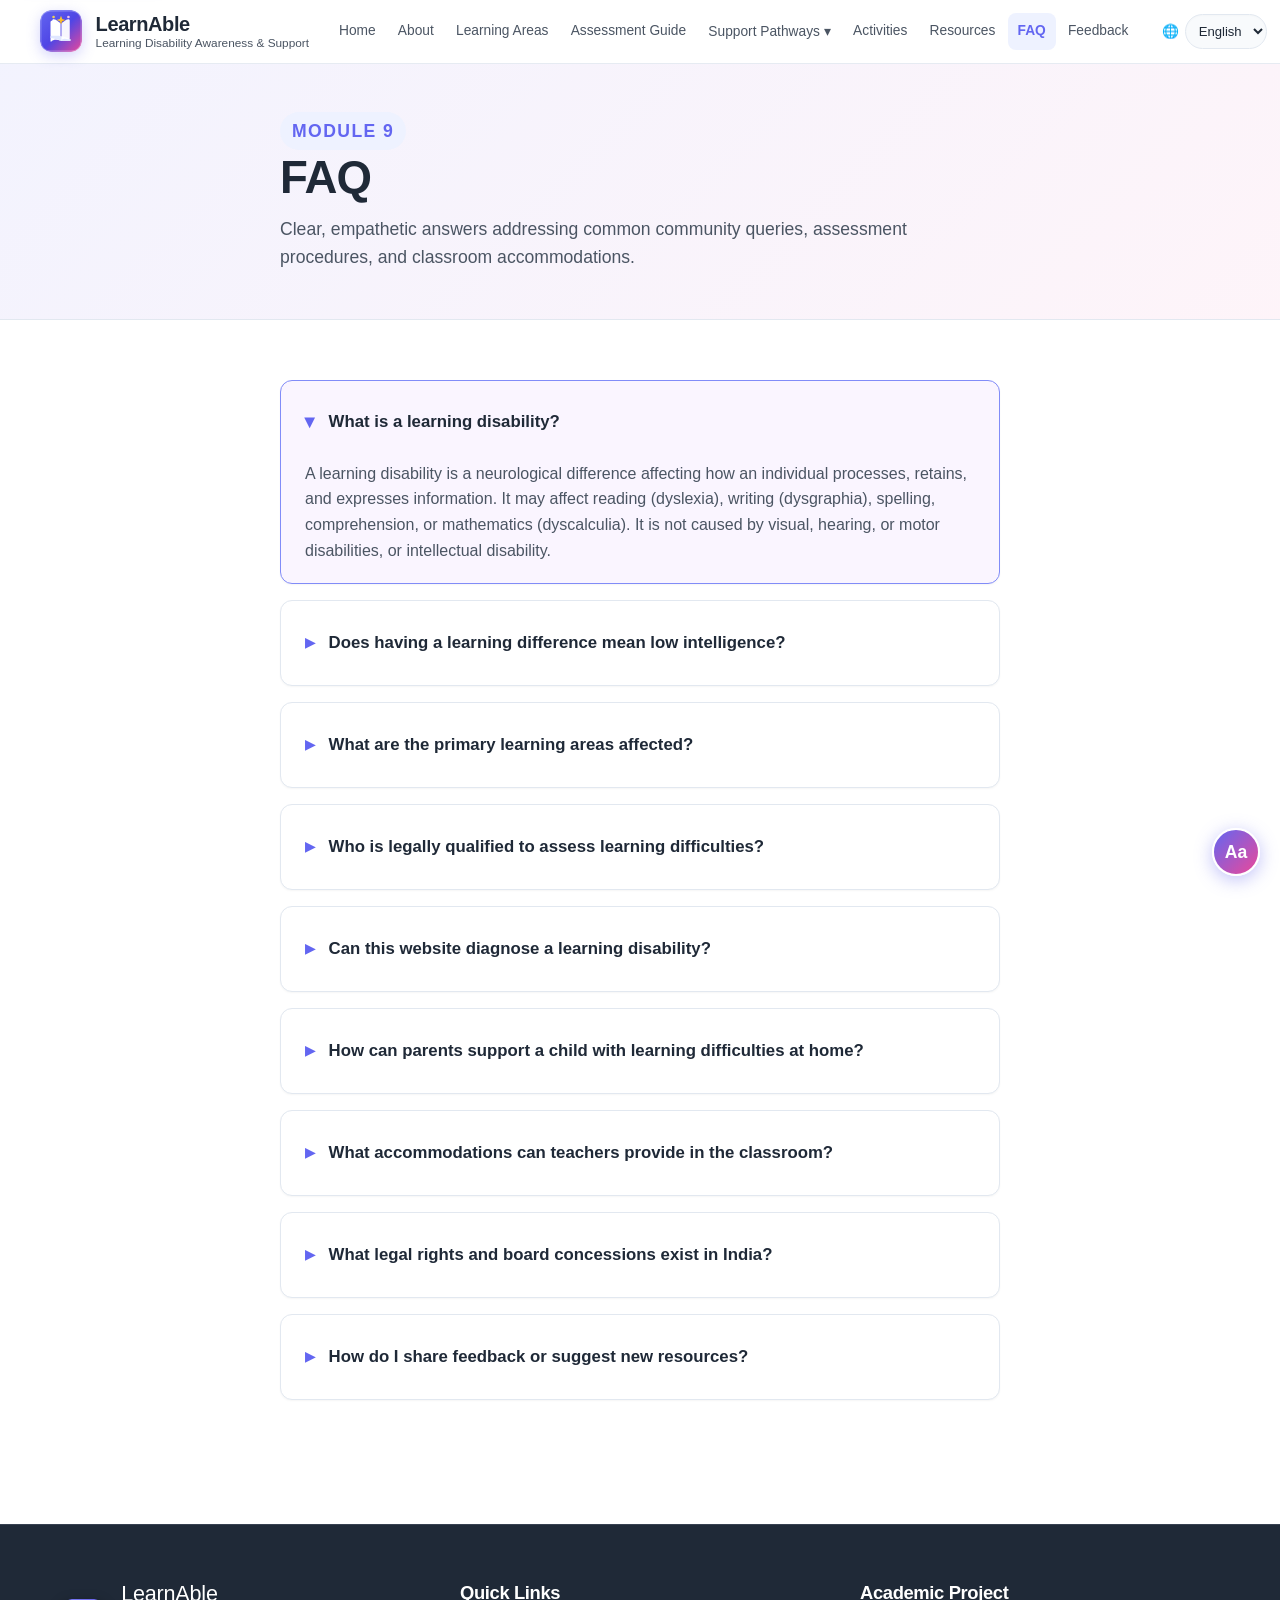
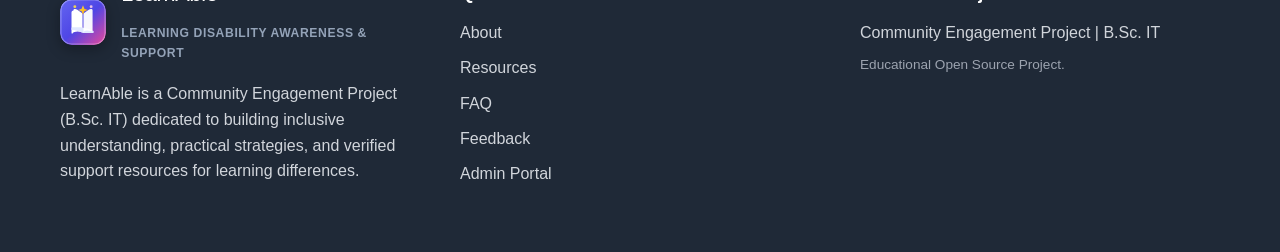
<file: faq.html>
﻿<!DOCTYPE html>
<html lang="en">
  <head>
    <meta charset="UTF-8" />
    <meta name="viewport" content="width=device-width, initial-scale=1.0" />
    <meta name="description" content="Frequently asked questions about learning disabilities, intelligence, assessment, and accommodations." />
    <title>Frequently Asked Questions | LearnAble</title>
    <link rel="icon" href="images/favicon.svg" type="image/svg+xml" />
    <link rel="manifest" href="manifest.json" />
    <link rel="stylesheet" href="css/style.css" />
  </head>
  <body>
    <a class="skip-link" href="#main-content">Skip to content</a>

    <header class="site-header">
      <div class="container nav-wrapper">
        <a class="brand" href="index.html" aria-label="LearnAble home">
          <span class="brand-mark">
            <img src="images/logo-icon.svg" alt="LearnAble Logo" width="42" height="42" />
          </span>
          <span class="brand-text">
            <strong data-i18n="brand.title">LearnAble</strong>
            <small data-i18n="brand.subtitle">Learning Disability Awareness & Support</small>
          </span>
        </a>

        <button class="nav-toggle" aria-label="Toggle navigation" aria-expanded="false">
          <span class="hamburger-bar"></span>
          <span class="hamburger-bar"></span>
          <span class="hamburger-bar"></span>
        </button>

        <nav class="main-nav" aria-label="Main navigation">
          <a href="index.html" data-i18n="nav.home">Home</a>
          <a href="about.html" data-i18n="nav.about">About</a>
          <a href="learning-areas.html" data-i18n="nav.learningAreas">Learning Areas</a>
          <a href="assessment.html" data-i18n="nav.assessment">Assessment Guide</a>
          <div class="nav-dropdown">
            <button class="nav-dropdown-btn" aria-haspopup="true" aria-expanded="false">
              <span data-i18n="nav.support">Support Pathways</span> ▾
            </button>
            <div class="nav-dropdown-menu">
              <a href="learner.html" data-i18n="nav.learner">Learner Support</a>
              <a href="parent.html" data-i18n="nav.parent">Parent Support</a>
              <a href="educator.html" data-i18n="nav.educator">Educator Support</a>
            </div>
          </div>
          <a href="activities.html" data-i18n="nav.activities">Activities</a>
          <a href="resources.html" data-i18n="nav.resources">Resources</a>
          <a href="faq.html" class="active" data-i18n="nav.faq">FAQ</a>
          <a href="feedback.html" data-i18n="nav.feedback">Feedback</a>
        </nav>

        <div class="toolbar-group">
          <label class="language-selector" aria-label="Language selector">
            <span>🌐</span>
            <select id="languageSelector">
              <option value="en">English</option>
              <option value="hi">हिंदी</option>
              <option value="mr">मराठी</option>
            </select>
          </label>
        </div>
      </div>
    </header>

    <main id="main-content" class="page-shell">
      <section class="page-hero">
        <div class="container narrow">
          <p class="eyebrow">Module 9</p>
          <h1 data-i18n="nav.faq">Frequently Asked Questions</h1>
          <p>Clear, empathetic answers addressing common community queries, assessment procedures, and classroom accommodations.</p>
        </div>
      </section>

      <section class="section">
        <div class="container narrow">
          <div class="faq-list">
            <details open>
              <summary>What is a learning disability?</summary>
              <p>A learning disability is a neurological difference affecting how an individual processes, retains, and expresses information. It may affect reading (dyslexia), writing (dysgraphia), spelling, comprehension, or mathematics (dyscalculia). It is not caused by visual, hearing, or motor disabilities, or intellectual disability.</p>
            </details>

            <details>
              <summary>Does having a learning difference mean low intelligence?</summary>
              <p>No. People with learning differences have average to above-average intelligence. Difficulties reflect specific cognitive processing differences rather than intellectual limits. With structured accommodations, they excel in higher education, arts, technology, and leadership.</p>
            </details>

            <details>
              <summary>What are the primary learning areas affected?</summary>
              <p>Common areas include reading fluency and phonics (dyslexia), written expression and handwriting coordination (dysgraphia), and arithmetic facts and numerical reasoning (dyscalculia). A student may face challenges in one area while demonstrating gifted performance in others.</p>
            </details>

            <details>
              <summary>Who is legally qualified to assess learning difficulties?</summary>
              <p>Formal assessments are conducted by licensed clinical psychologists, neuropsychologists, and certified special educators working in recognized clinics, hospitals, or government child development centers (such as NIEPID, AIIMS, or district medical boards).</p>
            </details>

            <details>
              <summary>Can this website diagnose a learning disability?</summary>
              <p>No. LearnAble is strictly an educational awareness resource. It does not provide clinical testing, formal diagnosis, or medical treatment plans. Always consult qualified healthcare or psychological professionals for diagnostic evaluation.</p>
            </details>

            <details>
              <summary>How can parents support a child with learning difficulties at home?</summary>
              <p>Parents can provide structured, predictable routines, break homework into manageable 20-minute chunks, use positive reinforcement, celebrate effort over marks, and actively collaborate with school teachers.</p>
            </details>

            <details>
              <summary>What accommodations can teachers provide in the classroom?</summary>
              <p>Teachers can provide multi-modal instruction (visual + auditory + tactile), grant 25% extra time on written tests, permit calculator or speech-to-text tools, chunk multi-step instructions, and grade concepts rather than deducting solely for spelling errors.</p>
            </details>

            <details>
              <summary>What legal rights and board concessions exist in India?</summary>
              <p>Under the Rights of Persons with Disabilities (RPwD) Act 2016, recognized boards such as CBSE, ICSE, and State Boards provide statutory provisions including compensatory time, exemption from a second/third language, provision of a reader/scribe, and permission to use calculators.</p>
            </details>

            <details>
              <summary>How do I share feedback or suggest new resources?</summary>
              <p>You can submit recommendations directly through our <a href="feedback.html">Community Feedback Portal</a>. Every submission helps us enhance our educational repository.</p>
            </details>
          </div>
        </div>
      </section>
    </main>

    <footer class="site-footer">
      <div class="container footer-grid">
        <div>
          <div class="footer-brand">
            <span class="footer-logo-mark">
              <img src="images/logo-icon.svg" alt="LearnAble Logo" width="46" height="46" />
            </span>
            <div class="footer-brand-text">
              <h3 data-i18n="brand.title">LearnAble</h3>
              <p class="footer-tagline" data-i18n="brand.subtitle">Learning Disability Awareness & Support</p>
            </div>
          </div>
          <p data-i18n="footer.mission">LearnAble is a Community Engagement Project (B.Sc. IT) dedicated to building inclusive understanding, practical strategies, and verified support resources for learning differences.</p>
        </div>
        <div>
          <h4 data-i18n="footer.quickLinks">Quick Links</h4>
          <ul>
            <li><a href="about.html" data-i18n="nav.about">About</a></li>
            <li><a href="resources.html" data-i18n="nav.resources">Resources</a></li>
            <li><a href="faq.html" data-i18n="nav.faq">FAQ</a></li>
            <li><a href="feedback.html" data-i18n="nav.feedback">Feedback</a></li>
            <li><a href="login.html" data-i18n="nav.admin">Admin Portal</a></li>
          </ul>
        </div>
        <div>
          <h4 data-i18n="footer.project">Academic Project</h4>
          <p data-i18n="footer.projectSub">Community Engagement Project | B.Sc. IT</p>
          <p data-i18n="footer.rights" style="font-size: 0.85rem; color: var(--gray-400);">Educational Open Source Project.</p>
        </div>
      </div>
    </footer>

    <div class="accessibility-toolbar" aria-label="Accessibility toolbar">
      <button type="button" id="increaseText" aria-label="Increase text size">A+</button>
      <button type="button" id="decreaseText" aria-label="Decrease text size">A-</button>
      <button type="button" id="toggleContrast" aria-label="Toggle high contrast">High Contrast</button>
      <button type="button" id="resetAccessibility" aria-label="Reset accessibility settings">Reset</button>
    </div>

    <script src="js/i18n.js"></script>
    <script src="js/app.js"></script>
    <script src="js/accessibility.js"></script>
  </body>
</html>
</file>
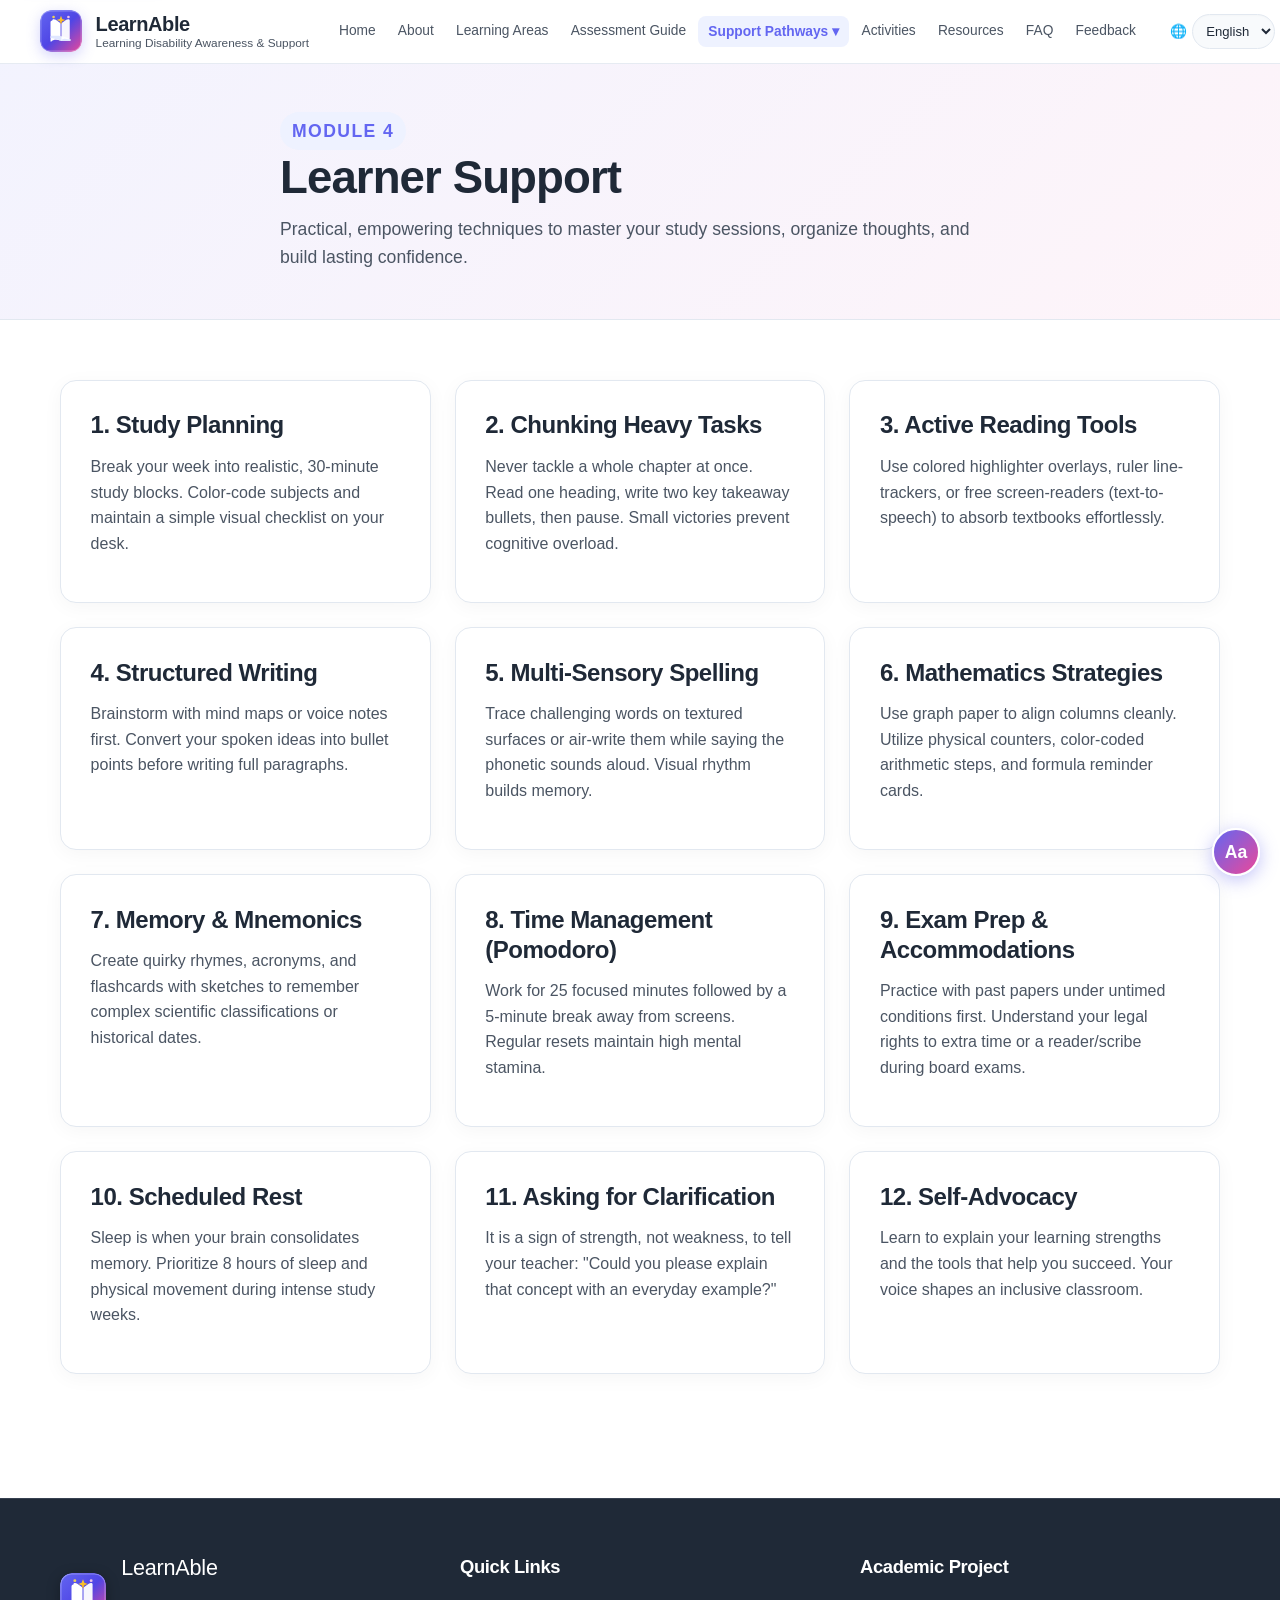
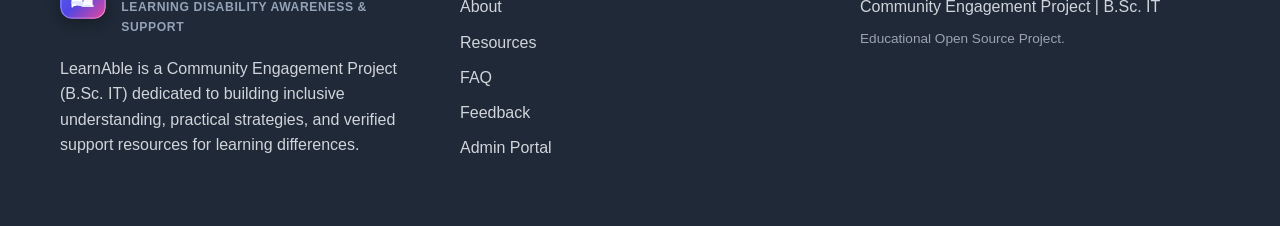
<file: learner.html>
﻿<!DOCTYPE html>
<html lang="en">
  <head>
    <meta charset="UTF-8" />
    <meta name="viewport" content="width=device-width, initial-scale=1.0" />
    <meta name="description" content="Practical study strategies, memory techniques, and confidence-building methods for learners and students." />
    <title>Learner Support Strategies | LearnAble</title>
    <link rel="icon" href="images/favicon.svg" type="image/svg+xml" />
    <link rel="manifest" href="manifest.json" />
    <link rel="stylesheet" href="css/style.css" />
  </head>
  <body>
    <a class="skip-link" href="#main-content">Skip to content</a>

    <header class="site-header">
      <div class="container nav-wrapper">
        <a class="brand" href="index.html" aria-label="LearnAble home">
          <span class="brand-mark">
            <img src="images/logo-icon.svg" alt="LearnAble Logo" width="42" height="42" />
          </span>
          <span class="brand-text">
            <strong data-i18n="brand.title">LearnAble</strong>
            <small data-i18n="brand.subtitle">Learning Disability Awareness & Support</small>
          </span>
        </a>

        <button class="nav-toggle" aria-label="Toggle navigation" aria-expanded="false">
          <span class="hamburger-bar"></span>
          <span class="hamburger-bar"></span>
          <span class="hamburger-bar"></span>
        </button>

        <nav class="main-nav" aria-label="Main navigation">
          <a href="index.html" data-i18n="nav.home">Home</a>
          <a href="about.html" data-i18n="nav.about">About</a>
          <a href="learning-areas.html" data-i18n="nav.learningAreas">Learning Areas</a>
          <a href="assessment.html" data-i18n="nav.assessment">Assessment Guide</a>
          <div class="nav-dropdown">
            <button class="nav-dropdown-btn active" aria-haspopup="true" aria-expanded="false">
              <span data-i18n="nav.support">Support Pathways</span> ▾
            </button>
            <div class="nav-dropdown-menu">
              <a href="learner.html" class="active" data-i18n="nav.learner">Learner Support</a>
              <a href="parent.html" data-i18n="nav.parent">Parent Support</a>
              <a href="educator.html" data-i18n="nav.educator">Educator Support</a>
            </div>
          </div>
          <a href="activities.html" data-i18n="nav.activities">Activities</a>
          <a href="resources.html" data-i18n="nav.resources">Resources</a>
          <a href="faq.html" data-i18n="nav.faq">FAQ</a>
          <a href="feedback.html" data-i18n="nav.feedback">Feedback</a>
        </nav>

        <div class="toolbar-group">
          <label class="language-selector" aria-label="Language selector">
            <span>🌐</span>
            <select id="languageSelector">
              <option value="en">English</option>
              <option value="hi">हिंदी</option>
              <option value="mr">मराठी</option>
            </select>
          </label>
        </div>
      </div>
    </header>

    <main id="main-content" class="page-shell">
      <section class="page-hero">
        <div class="container narrow">
          <p class="eyebrow">Module 4</p>
          <h1 data-i18n="nav.learner">Learner Support & Study Strategies</h1>
          <p>Practical, empowering techniques to master your study sessions, organize thoughts, and build lasting confidence.</p>
        </div>
      </section>

      <section class="section">
        <div class="container card-grid three-up">
          <div class="info-card"><h3>1. Study Planning</h3><p>Break your week into realistic, 30-minute study blocks. Color-code subjects and maintain a simple visual checklist on your desk.</p></div>
          <div class="info-card"><h3>2. Chunking Heavy Tasks</h3><p>Never tackle a whole chapter at once. Read one heading, write two key takeaway bullets, then pause. Small victories prevent cognitive overload.</p></div>
          <div class="info-card"><h3>3. Active Reading Tools</h3><p>Use colored highlighter overlays, ruler line-trackers, or free screen-readers (text-to-speech) to absorb textbooks effortlessly.</p></div>
          <div class="info-card"><h3>4. Structured Writing</h3><p>Brainstorm with mind maps or voice notes first. Convert your spoken ideas into bullet points before writing full paragraphs.</p></div>
          <div class="info-card"><h3>5. Multi-Sensory Spelling</h3><p>Trace challenging words on textured surfaces or air-write them while saying the phonetic sounds aloud. Visual rhythm builds memory.</p></div>
          <div class="info-card"><h3>6. Mathematics Strategies</h3><p>Use graph paper to align columns cleanly. Utilize physical counters, color-coded arithmetic steps, and formula reminder cards.</p></div>
          <div class="info-card"><h3>7. Memory & Mnemonics</h3><p>Create quirky rhymes, acronyms, and flashcards with sketches to remember complex scientific classifications or historical dates.</p></div>
          <div class="info-card"><h3>8. Time Management (Pomodoro)</h3><p>Work for 25 focused minutes followed by a 5-minute break away from screens. Regular resets maintain high mental stamina.</p></div>
          <div class="info-card"><h3>9. Exam Prep & Accommodations</h3><p>Practice with past papers under untimed conditions first. Understand your legal rights to extra time or a reader/scribe during board exams.</p></div>
          <div class="info-card"><h3>10. Scheduled Rest</h3><p>Sleep is when your brain consolidates memory. Prioritize 8 hours of sleep and physical movement during intense study weeks.</p></div>
          <div class="info-card"><h3>11. Asking for Clarification</h3><p>It is a sign of strength, not weakness, to tell your teacher: "Could you please explain that concept with an everyday example?"</p></div>
          <div class="info-card"><h3>12. Self-Advocacy</h3><p>Learn to explain your learning strengths and the tools that help you succeed. Your voice shapes an inclusive classroom.</p></div>
        </div>
      </section>
    </main>

    <footer class="site-footer">
      <div class="container footer-grid">
        <div>
          <div class="footer-brand">
            <span class="footer-logo-mark">
              <img src="images/logo-icon.svg" alt="LearnAble Logo" width="46" height="46" />
            </span>
            <div class="footer-brand-text">
              <h3 data-i18n="brand.title">LearnAble</h3>
              <p class="footer-tagline" data-i18n="brand.subtitle">Learning Disability Awareness & Support</p>
            </div>
          </div>
          <p data-i18n="footer.mission">LearnAble is a Community Engagement Project (B.Sc. IT) dedicated to building inclusive understanding, practical strategies, and verified support resources for learning differences.</p>
        </div>
        <div>
          <h4 data-i18n="footer.quickLinks">Quick Links</h4>
          <ul>
            <li><a href="about.html" data-i18n="nav.about">About</a></li>
            <li><a href="resources.html" data-i18n="nav.resources">Resources</a></li>
            <li><a href="faq.html" data-i18n="nav.faq">FAQ</a></li>
            <li><a href="feedback.html" data-i18n="nav.feedback">Feedback</a></li>
            <li><a href="login.html" data-i18n="nav.admin">Admin Portal</a></li>
          </ul>
        </div>
        <div>
          <h4 data-i18n="footer.project">Academic Project</h4>
          <p data-i18n="footer.projectSub">Community Engagement Project | B.Sc. IT</p>
          <p data-i18n="footer.rights" style="font-size: 0.85rem; color: var(--gray-400);">Educational Open Source Project.</p>
        </div>
      </div>
    </footer>

    <div class="accessibility-toolbar" aria-label="Accessibility toolbar">
      <button type="button" id="increaseText" aria-label="Increase text size">A+</button>
      <button type="button" id="decreaseText" aria-label="Decrease text size">A-</button>
      <button type="button" id="toggleContrast" aria-label="Toggle high contrast">High Contrast</button>
      <button type="button" id="resetAccessibility" aria-label="Reset accessibility settings">Reset</button>
    </div>

    <script src="js/i18n.js"></script>
    <script src="js/app.js"></script>
    <script src="js/accessibility.js"></script>
  </body>
</html>
</file>
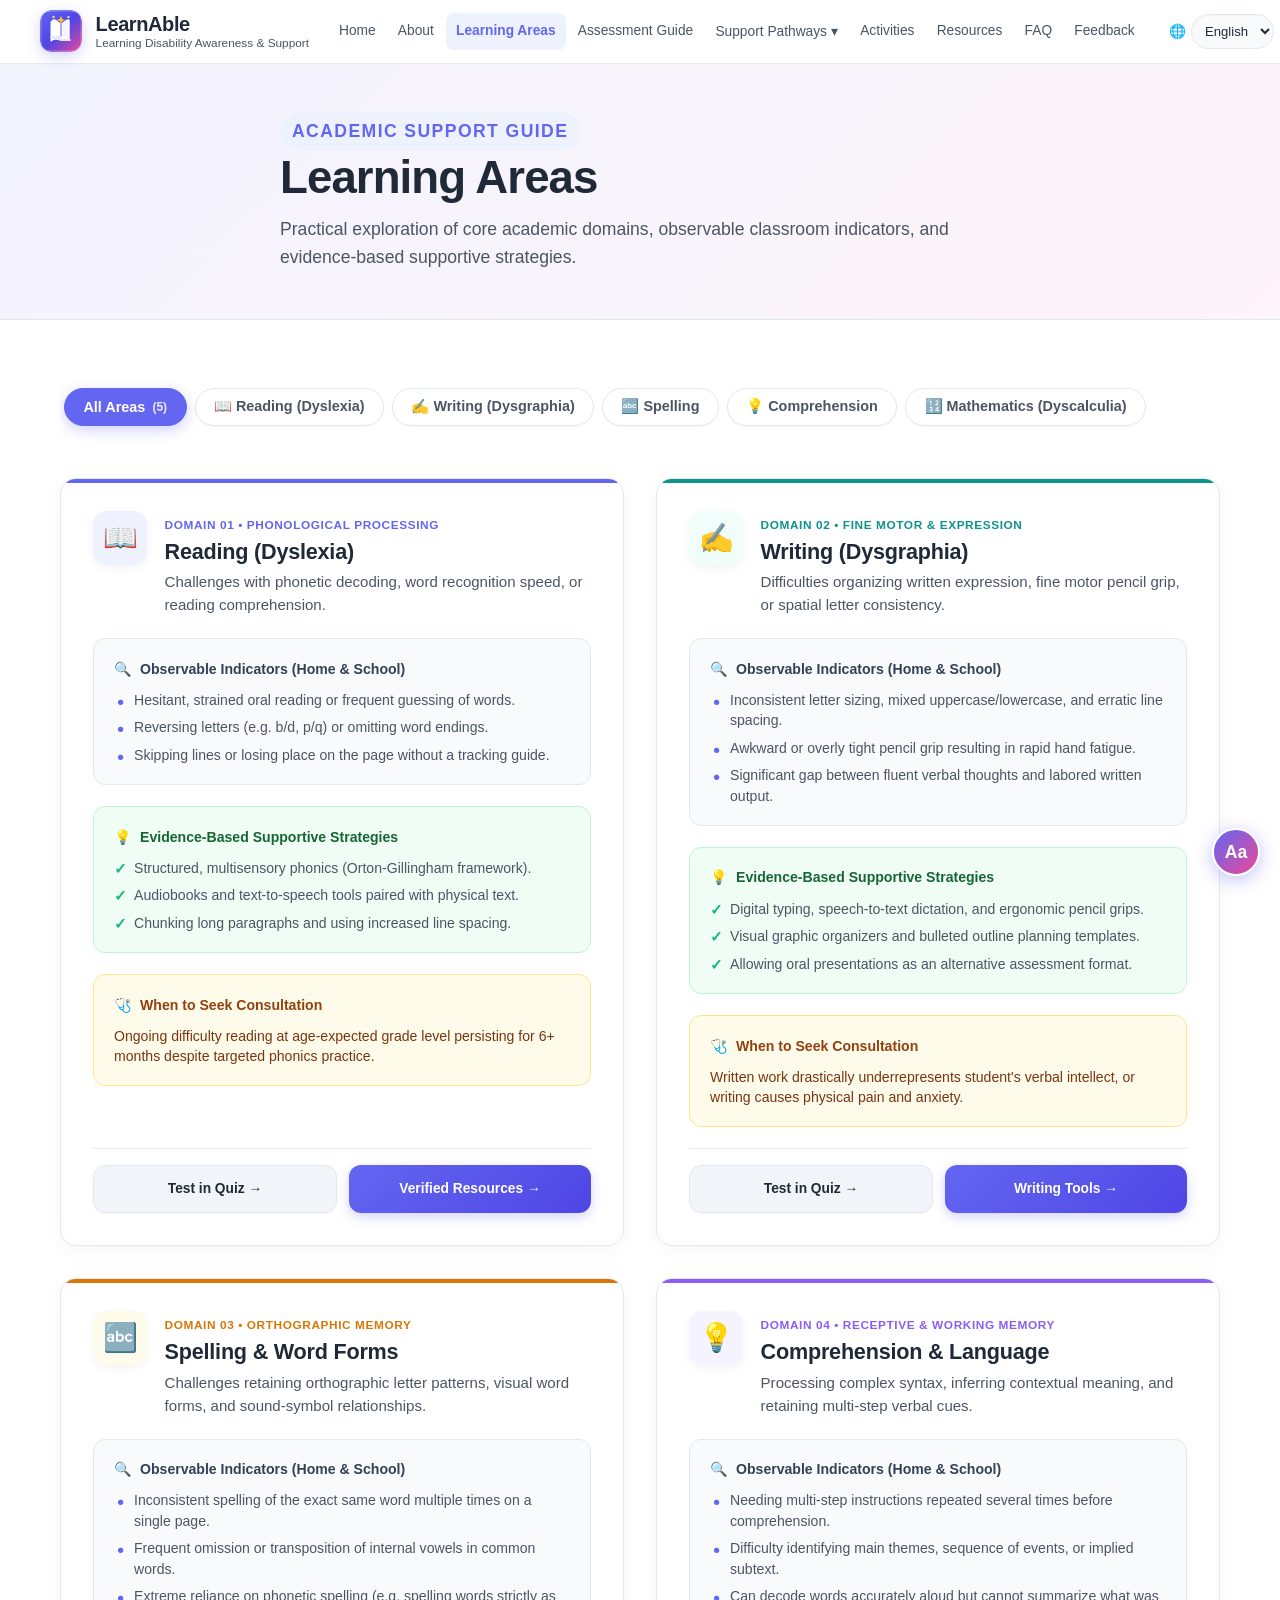
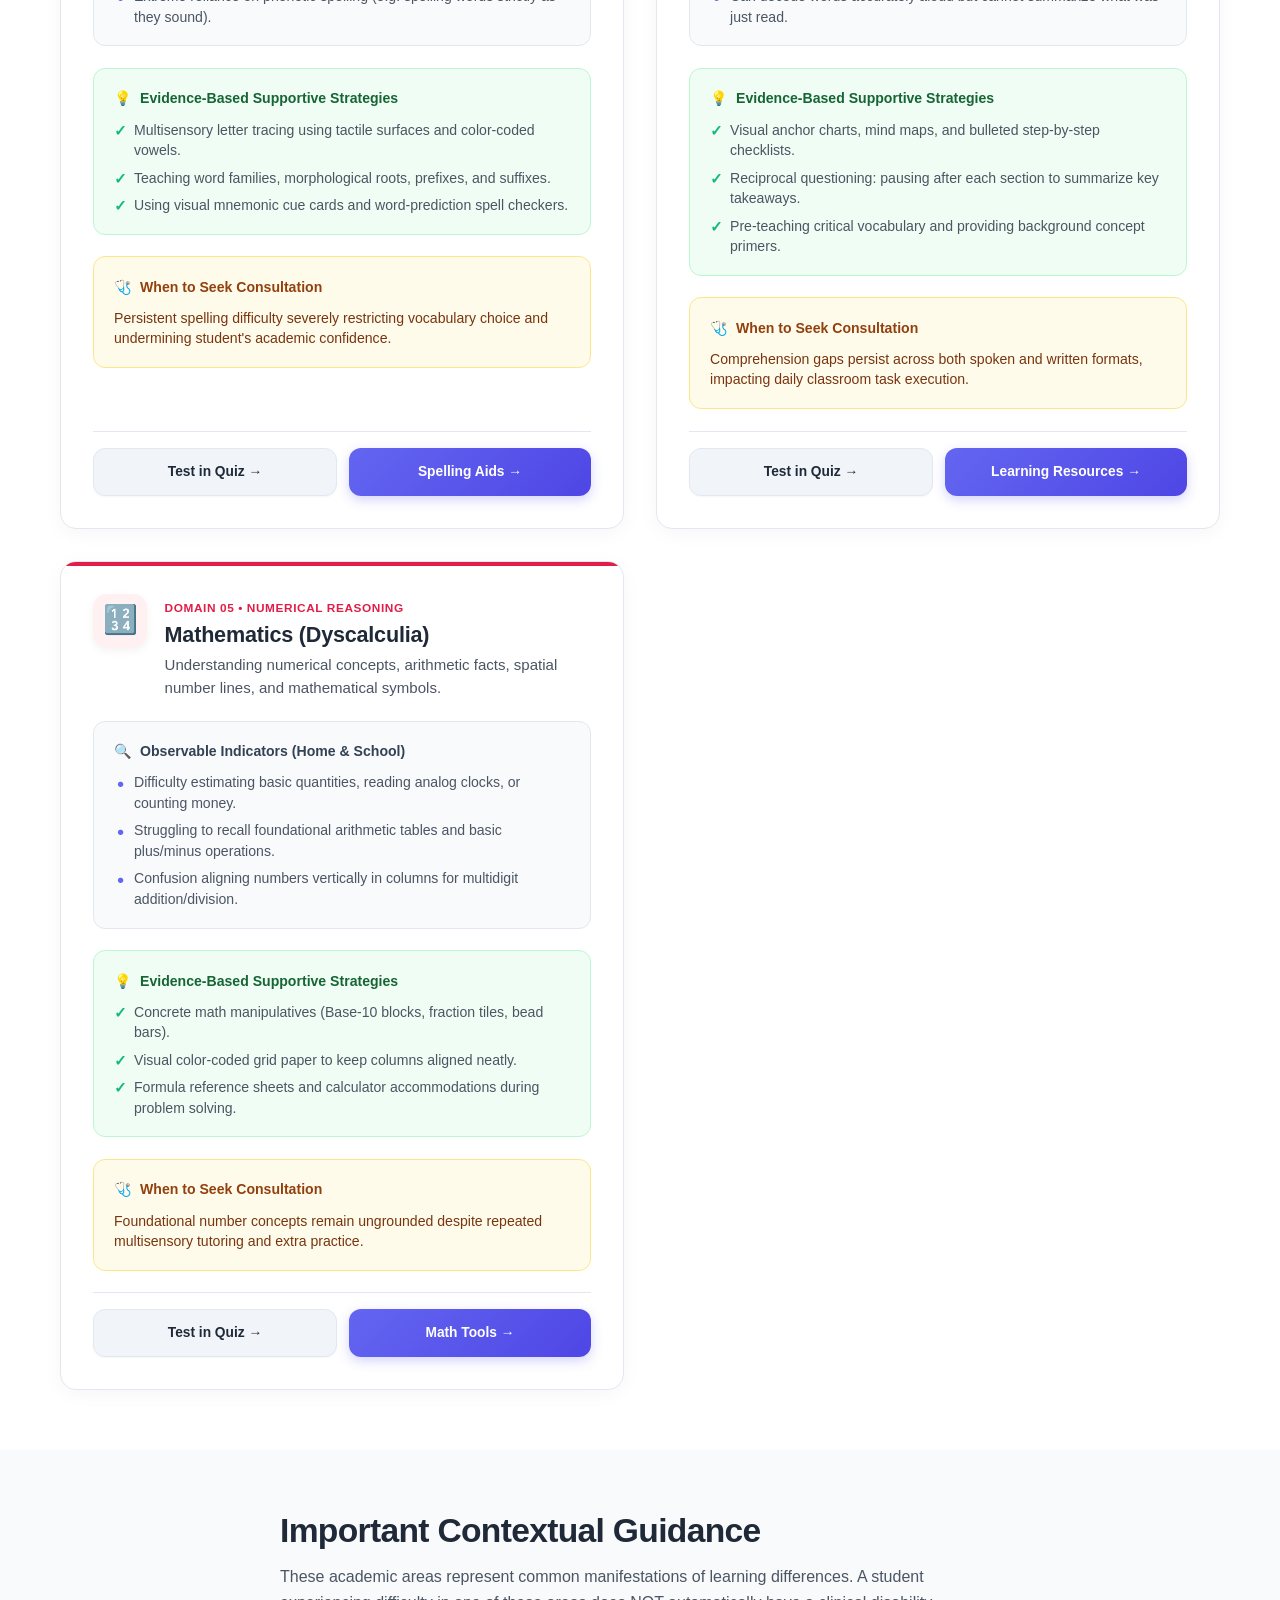
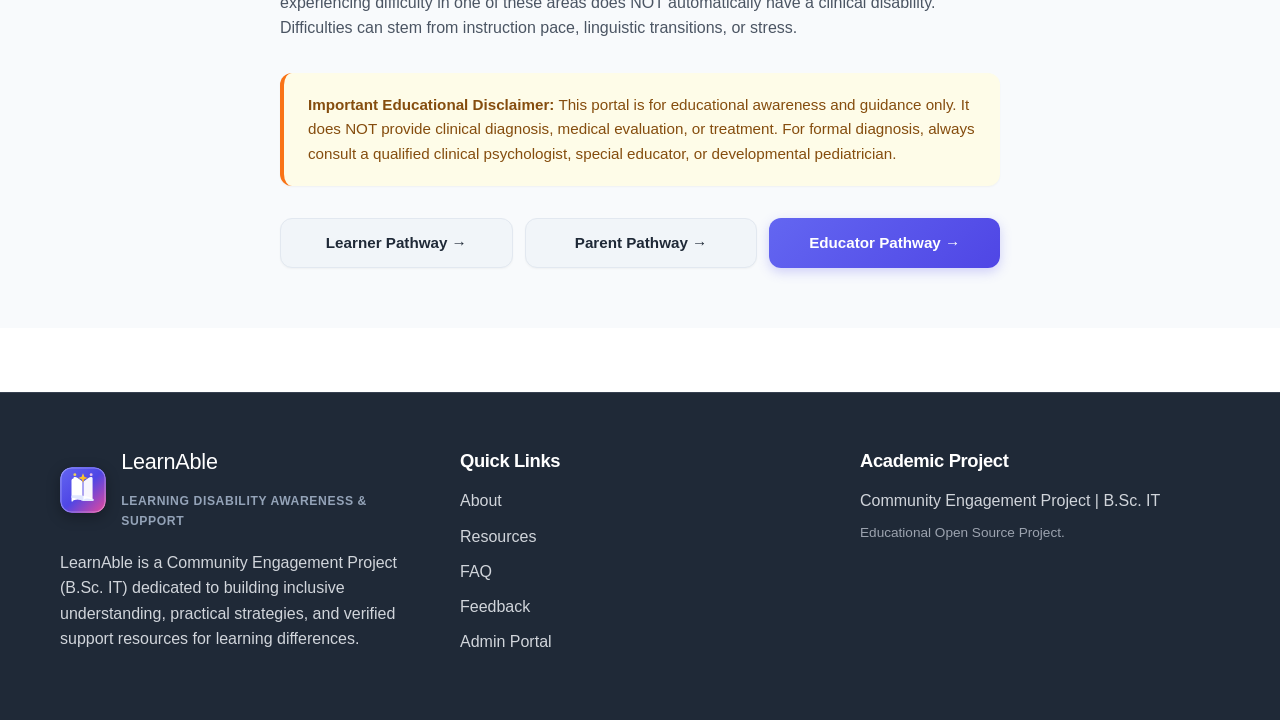
<file: learning-areas.html>
﻿<!DOCTYPE html>
<html lang="en">
  <head>
    <meta charset="UTF-8" />
    <meta name="viewport" content="width=device-width, initial-scale=1.0" />
    <meta name="description" content="Explore key learning areas including reading, writing, spelling, comprehension, and mathematics with observable indicators and supportive strategies." />
    <title>Learning Areas | LearnAble</title>
    <link rel="icon" href="images/favicon.svg" type="image/svg+xml" />
    <link rel="manifest" href="manifest.json" />
    <link rel="stylesheet" href="css/style.css" />
  </head>
  <body>
    <a class="skip-link" href="#main-content">Skip to content</a>

    <header class="site-header">
      <div class="container nav-wrapper">
        <a class="brand" href="index.html" aria-label="LearnAble home">
          <span class="brand-mark">
            <img src="images/logo-icon.svg" alt="LearnAble Logo" width="42" height="42" />
          </span>
          <span class="brand-text">
            <strong data-i18n="brand.title">LearnAble</strong>
            <small data-i18n="brand.subtitle">Learning Disability Awareness & Support</small>
          </span>
        </a>

        <button class="nav-toggle" aria-label="Toggle navigation" aria-expanded="false">
          <span class="hamburger-bar"></span>
          <span class="hamburger-bar"></span>
          <span class="hamburger-bar"></span>
        </button>

        <nav class="main-nav" aria-label="Main navigation">
          <a href="index.html" data-i18n="nav.home">Home</a>
          <a href="about.html" data-i18n="nav.about">About</a>
          <a href="learning-areas.html" class="active" data-i18n="nav.learningAreas">Learning Areas</a>
          <a href="assessment.html" data-i18n="nav.assessment">Assessment Guide</a>
          <div class="nav-dropdown">
            <button class="nav-dropdown-btn" aria-haspopup="true" aria-expanded="false">
              <span data-i18n="nav.support">Support Pathways</span> ▾
            </button>
            <div class="nav-dropdown-menu">
              <a href="learner.html" data-i18n="nav.learner">Learner Support</a>
              <a href="parent.html" data-i18n="nav.parent">Parent Support</a>
              <a href="educator.html" data-i18n="nav.educator">Educator Support</a>
            </div>
          </div>
          <a href="activities.html" data-i18n="nav.activities">Activities</a>
          <a href="resources.html" data-i18n="nav.resources">Resources</a>
          <a href="faq.html" data-i18n="nav.faq">FAQ</a>
          <a href="feedback.html" data-i18n="nav.feedback">Feedback</a>
        </nav>

        <div class="toolbar-group">
          <label class="language-selector" aria-label="Language selector">
            <span>🌐</span>
            <select id="languageSelector">
              <option value="en">English</option>
              <option value="hi">हिंदी</option>
              <option value="mr">मराठी</option>
            </select>
          </label>
        </div>
      </div>
    </header>

    <main id="main-content" class="page-shell">
      <section class="page-hero">
        <div class="container narrow">
          <p class="eyebrow">Academic Support Guide</p>
          <h1 data-i18n="nav.learningAreas">Learning Areas</h1>
          <p class="lead">Practical exploration of core academic domains, observable classroom indicators, and evidence-based supportive strategies.</p>
        </div>
      </section>

      <section class="section">
        <div class="container">
          <!-- Interactive Quick Filter Bar -->
          <div class="learning-filter-bar" role="tablist" aria-label="Filter learning domains">
            <button type="button" class="learning-filter-pill active" data-filter="all" role="tab" aria-selected="true">
              <span>All Areas</span>
              <span style="font-size:0.75rem; opacity:0.85;">(5)</span>
            </button>
            <button type="button" class="learning-filter-pill" data-filter="reading" role="tab" aria-selected="false">
              <span>📖 Reading (Dyslexia)</span>
            </button>
            <button type="button" class="learning-filter-pill" data-filter="writing" role="tab" aria-selected="false">
              <span>✍️ Writing (Dysgraphia)</span>
            </button>
            <button type="button" class="learning-filter-pill" data-filter="spelling" role="tab" aria-selected="false">
              <span>🔤 Spelling</span>
            </button>
            <button type="button" class="learning-filter-pill" data-filter="comprehension" role="tab" aria-selected="false">
              <span>💡 Comprehension</span>
            </button>
            <button type="button" class="learning-filter-pill" data-filter="math" role="tab" aria-selected="false">
              <span>🔢 Mathematics (Dyscalculia)</span>
            </button>
          </div>

          <!-- 2-Column Responsive Card Grid -->
          <div class="learning-grid" id="learningGrid">
            <!-- 1. Reading (Dyslexia) -->
            <article class="learning-area-card domain-reading" data-category="reading" id="area-reading">
              <div class="learning-card-header">
                <div class="learning-card-icon" aria-hidden="true">📖</div>
                <div class="learning-card-title-group">
                  <span class="learning-card-tag">Domain 01 • Phonological Processing</span>
                  <h3>Reading (Dyslexia)</h3>
                  <p class="learning-card-desc">Challenges with phonetic decoding, word recognition speed, or reading comprehension.</p>
                </div>
              </div>

              <div class="learning-block learning-block-indicators">
                <div class="learning-block-title">
                  <span>🔍</span>
                  <span>Observable Indicators (Home & School)</span>
                </div>
                <ul class="learning-list">
                  <li>Hesitant, strained oral reading or frequent guessing of words.</li>
                  <li>Reversing letters (e.g. b/d, p/q) or omitting word endings.</li>
                  <li>Skipping lines or losing place on the page without a tracking guide.</li>
                </ul>
              </div>

              <div class="learning-block learning-block-strategies">
                <div class="learning-block-title">
                  <span>💡</span>
                  <span>Evidence-Based Supportive Strategies</span>
                </div>
                <ul class="learning-list">
                  <li>Structured, multisensory phonics (Orton-Gillingham framework).</li>
                  <li>Audiobooks and text-to-speech tools paired with physical text.</li>
                  <li>Chunking long paragraphs and using increased line spacing.</li>
                </ul>
              </div>

              <div class="learning-block learning-block-consult">
                <div class="learning-block-title">
                  <span>🩺</span>
                  <span>When to Seek Consultation</span>
                </div>
                <p>Ongoing difficulty reading at age-expected grade level persisting for 6+ months despite targeted phonics practice.</p>
              </div>

              <div class="learning-card-footer">
                <a href="activities.html" class="btn btn-secondary">Test in Quiz →</a>
                <a href="resources.html" class="btn btn-primary">Verified Resources →</a>
              </div>
            </article>

            <!-- 2. Writing (Dysgraphia) -->
            <article class="learning-area-card domain-writing" data-category="writing" id="area-writing">
              <div class="learning-card-header">
                <div class="learning-card-icon" aria-hidden="true">✍️</div>
                <div class="learning-card-title-group">
                  <span class="learning-card-tag">Domain 02 • Fine Motor & Expression</span>
                  <h3>Writing (Dysgraphia)</h3>
                  <p class="learning-card-desc">Difficulties organizing written expression, fine motor pencil grip, or spatial letter consistency.</p>
                </div>
              </div>

              <div class="learning-block learning-block-indicators">
                <div class="learning-block-title">
                  <span>🔍</span>
                  <span>Observable Indicators (Home & School)</span>
                </div>
                <ul class="learning-list">
                  <li>Inconsistent letter sizing, mixed uppercase/lowercase, and erratic line spacing.</li>
                  <li>Awkward or overly tight pencil grip resulting in rapid hand fatigue.</li>
                  <li>Significant gap between fluent verbal thoughts and labored written output.</li>
                </ul>
              </div>

              <div class="learning-block learning-block-strategies">
                <div class="learning-block-title">
                  <span>💡</span>
                  <span>Evidence-Based Supportive Strategies</span>
                </div>
                <ul class="learning-list">
                  <li>Digital typing, speech-to-text dictation, and ergonomic pencil grips.</li>
                  <li>Visual graphic organizers and bulleted outline planning templates.</li>
                  <li>Allowing oral presentations as an alternative assessment format.</li>
                </ul>
              </div>

              <div class="learning-block learning-block-consult">
                <div class="learning-block-title">
                  <span>🩺</span>
                  <span>When to Seek Consultation</span>
                </div>
                <p>Written work drastically underrepresents student's verbal intellect, or writing causes physical pain and anxiety.</p>
              </div>

              <div class="learning-card-footer">
                <a href="activities.html" class="btn btn-secondary">Test in Quiz →</a>
                <a href="resources.html" class="btn btn-primary">Writing Tools →</a>
              </div>
            </article>

            <!-- 3. Spelling -->
            <article class="learning-area-card domain-spelling" data-category="spelling" id="area-spelling">
              <div class="learning-card-header">
                <div class="learning-card-icon" aria-hidden="true">🔤</div>
                <div class="learning-card-title-group">
                  <span class="learning-card-tag">Domain 03 • Orthographic Memory</span>
                  <h3>Spelling & Word Forms</h3>
                  <p class="learning-card-desc">Challenges retaining orthographic letter patterns, visual word forms, and sound-symbol relationships.</p>
                </div>
              </div>

              <div class="learning-block learning-block-indicators">
                <div class="learning-block-title">
                  <span>🔍</span>
                  <span>Observable Indicators (Home & School)</span>
                </div>
                <ul class="learning-list">
                  <li>Inconsistent spelling of the exact same word multiple times on a single page.</li>
                  <li>Frequent omission or transposition of internal vowels in common words.</li>
                  <li>Extreme reliance on phonetic spelling (e.g. spelling words strictly as they sound).</li>
                </ul>
              </div>

              <div class="learning-block learning-block-strategies">
                <div class="learning-block-title">
                  <span>💡</span>
                  <span>Evidence-Based Supportive Strategies</span>
                </div>
                <ul class="learning-list">
                  <li>Multisensory letter tracing using tactile surfaces and color-coded vowels.</li>
                  <li>Teaching word families, morphological roots, prefixes, and suffixes.</li>
                  <li>Using visual mnemonic cue cards and word-prediction spell checkers.</li>
                </ul>
              </div>

              <div class="learning-block learning-block-consult">
                <div class="learning-block-title">
                  <span>🩺</span>
                  <span>When to Seek Consultation</span>
                </div>
                <p>Persistent spelling difficulty severely restricting vocabulary choice and undermining student's academic confidence.</p>
              </div>

              <div class="learning-card-footer">
                <a href="activities.html" class="btn btn-secondary">Test in Quiz →</a>
                <a href="resources.html" class="btn btn-primary">Spelling Aids →</a>
              </div>
            </article>

            <!-- 4. Comprehension -->
            <article class="learning-area-card domain-comprehension" data-category="comprehension" id="area-comprehension">
              <div class="learning-card-header">
                <div class="learning-card-icon" aria-hidden="true">💡</div>
                <div class="learning-card-title-group">
                  <span class="learning-card-tag">Domain 04 • Receptive & Working Memory</span>
                  <h3>Comprehension & Language</h3>
                  <p class="learning-card-desc">Processing complex syntax, inferring contextual meaning, and retaining multi-step verbal cues.</p>
                </div>
              </div>

              <div class="learning-block learning-block-indicators">
                <div class="learning-block-title">
                  <span>🔍</span>
                  <span>Observable Indicators (Home & School)</span>
                </div>
                <ul class="learning-list">
                  <li>Needing multi-step instructions repeated several times before comprehension.</li>
                  <li>Difficulty identifying main themes, sequence of events, or implied subtext.</li>
                  <li>Can decode words accurately aloud but cannot summarize what was just read.</li>
                </ul>
              </div>

              <div class="learning-block learning-block-strategies">
                <div class="learning-block-title">
                  <span>💡</span>
                  <span>Evidence-Based Supportive Strategies</span>
                </div>
                <ul class="learning-list">
                  <li>Visual anchor charts, mind maps, and bulleted step-by-step checklists.</li>
                  <li>Reciprocal questioning: pausing after each section to summarize key takeaways.</li>
                  <li>Pre-teaching critical vocabulary and providing background concept primers.</li>
                </ul>
              </div>

              <div class="learning-block learning-block-consult">
                <div class="learning-block-title">
                  <span>🩺</span>
                  <span>When to Seek Consultation</span>
                </div>
                <p>Comprehension gaps persist across both spoken and written formats, impacting daily classroom task execution.</p>
              </div>

              <div class="learning-card-footer">
                <a href="activities.html" class="btn btn-secondary">Test in Quiz →</a>
                <a href="resources.html" class="btn btn-primary">Learning Resources →</a>
              </div>
            </article>

            <!-- 5. Mathematics (Dyscalculia) -->
            <article class="learning-area-card domain-math" data-category="math" id="area-math">
              <div class="learning-card-header">
                <div class="learning-card-icon" aria-hidden="true">🔢</div>
                <div class="learning-card-title-group">
                  <span class="learning-card-tag">Domain 05 • Numerical Reasoning</span>
                  <h3>Mathematics (Dyscalculia)</h3>
                  <p class="learning-card-desc">Understanding numerical concepts, arithmetic facts, spatial number lines, and mathematical symbols.</p>
                </div>
              </div>

              <div class="learning-block learning-block-indicators">
                <div class="learning-block-title">
                  <span>🔍</span>
                  <span>Observable Indicators (Home & School)</span>
                </div>
                <ul class="learning-list">
                  <li>Difficulty estimating basic quantities, reading analog clocks, or counting money.</li>
                  <li>Struggling to recall foundational arithmetic tables and basic plus/minus operations.</li>
                  <li>Confusion aligning numbers vertically in columns for multidigit addition/division.</li>
                </ul>
              </div>

              <div class="learning-block learning-block-strategies">
                <div class="learning-block-title">
                  <span>💡</span>
                  <span>Evidence-Based Supportive Strategies</span>
                </div>
                <ul class="learning-list">
                  <li>Concrete math manipulatives (Base-10 blocks, fraction tiles, bead bars).</li>
                  <li>Visual color-coded grid paper to keep columns aligned neatly.</li>
                  <li>Formula reference sheets and calculator accommodations during problem solving.</li>
                </ul>
              </div>

              <div class="learning-block learning-block-consult">
                <div class="learning-block-title">
                  <span>🩺</span>
                  <span>When to Seek Consultation</span>
                </div>
                <p>Foundational number concepts remain ungrounded despite repeated multisensory tutoring and extra practice.</p>
              </div>

              <div class="learning-card-footer">
                <a href="activities.html" class="btn btn-secondary">Test in Quiz →</a>
                <a href="resources.html" class="btn btn-primary">Math Tools →</a>
              </div>
            </article>
          </div>
        </div>
      </section>

      <!-- Supportive Context & Educational Notice -->
      <section class="section section-soft">
        <div class="container narrow">
          <h2>Important Contextual Guidance</h2>
          <p>These academic areas represent common manifestations of learning differences. A student experiencing difficulty in one of these areas does NOT automatically have a clinical disability. Difficulties can stem from instruction pace, linguistic transitions, or stress.</p>

          <div class="disclaimer-box" role="note">
            <strong data-i18n="disclaimer.title">Important Educational Disclaimer:</strong>
            <span data-i18n="disclaimer.body">This portal is for educational awareness and guidance only. It does NOT provide clinical diagnosis, medical evaluation, or treatment. For formal diagnosis, always consult a qualified clinical psychologist, special educator, or developmental pediatrician.</span>
          </div>

          <div style="margin-top: 2rem; display: flex; gap: 0.75rem; flex-wrap: wrap;">
            <a href="learner.html" class="btn btn-secondary" style="flex: 1; min-width: 160px; text-align: center;">Learner Pathway →</a>
            <a href="parent.html" class="btn btn-secondary" style="flex: 1; min-width: 160px; text-align: center;">Parent Pathway →</a>
            <a href="educator.html" class="btn btn-primary" style="flex: 1; min-width: 160px; text-align: center;">Educator Pathway →</a>
          </div>
        </div>
      </section>
    </main>

    <footer class="site-footer">
      <div class="container footer-grid">
        <div>
          <div class="footer-brand">
            <span class="footer-logo-mark">
              <img src="images/logo-icon.svg" alt="LearnAble Logo" width="46" height="46" />
            </span>
            <div class="footer-brand-text">
              <h3 data-i18n="brand.title">LearnAble</h3>
              <p class="footer-tagline" data-i18n="brand.subtitle">Learning Disability Awareness & Support</p>
            </div>
          </div>
          <p data-i18n="footer.mission">LearnAble is a Community Engagement Project (B.Sc. IT) dedicated to building inclusive understanding, practical strategies, and verified support resources for learning differences.</p>
        </div>
        <div>
          <h4 data-i18n="footer.quickLinks">Quick Links</h4>
          <ul>
            <li><a href="about.html" data-i18n="nav.about">About</a></li>
            <li><a href="resources.html" data-i18n="nav.resources">Resources</a></li>
            <li><a href="faq.html" data-i18n="nav.faq">FAQ</a></li>
            <li><a href="feedback.html" data-i18n="nav.feedback">Feedback</a></li>
            <li><a href="login.html" data-i18n="nav.admin">Admin Portal</a></li>
          </ul>
        </div>
        <div>
          <h4 data-i18n="footer.project">Academic Project</h4>
          <p data-i18n="footer.projectSub">Community Engagement Project | B.Sc. IT</p>
          <p data-i18n="footer.rights" style="font-size: 0.85rem; color: var(--gray-400);">Educational Open Source Project.</p>
        </div>
      </div>
    </footer>

    <div class="accessibility-toolbar" aria-label="Accessibility toolbar"></div>

    <script src="js/i18n.js"></script>
    <script src="js/app.js"></script>
    <script src="js/accessibility.js"></script>

    <!-- Interactive Filter Logic for Learning Areas -->
    <script>
      document.addEventListener('DOMContentLoaded', () => {
        const pills = document.querySelectorAll('.learning-filter-pill');
        const cards = document.querySelectorAll('.learning-area-card');

        pills.forEach((pill) => {
          pill.addEventListener('click', () => {
            pills.forEach((p) => {
              p.classList.remove('active');
              p.setAttribute('aria-selected', 'false');
            });
            pill.classList.add('active');
            pill.setAttribute('aria-selected', 'true');

            const filter = pill.dataset.filter;
            cards.forEach((card) => {
              if (filter === 'all' || card.dataset.category === filter) {
                card.style.display = 'flex';
                card.style.animation = 'fadeIn 0.25s ease forwards';
              } else {
                card.style.display = 'none';
              }
            });
          });
        });
      });
    </script>
  </body>
</html>
</file>
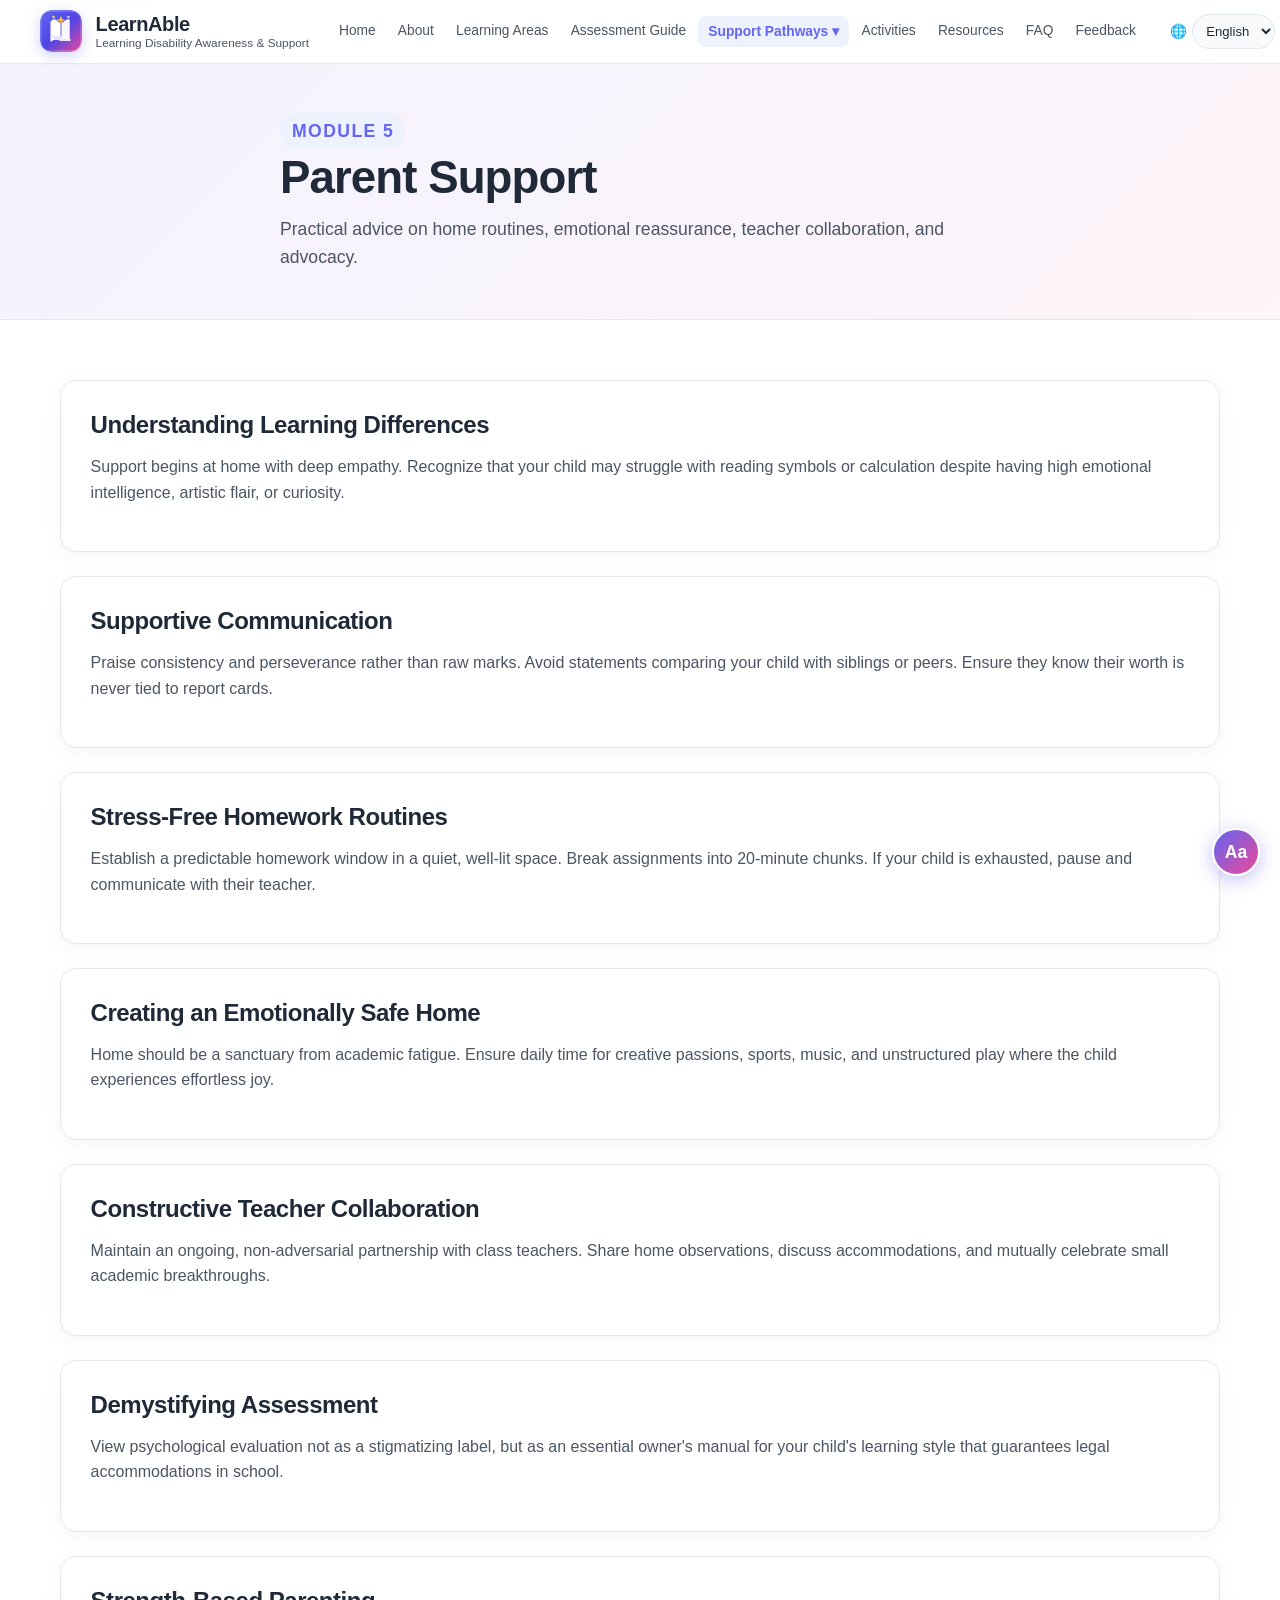
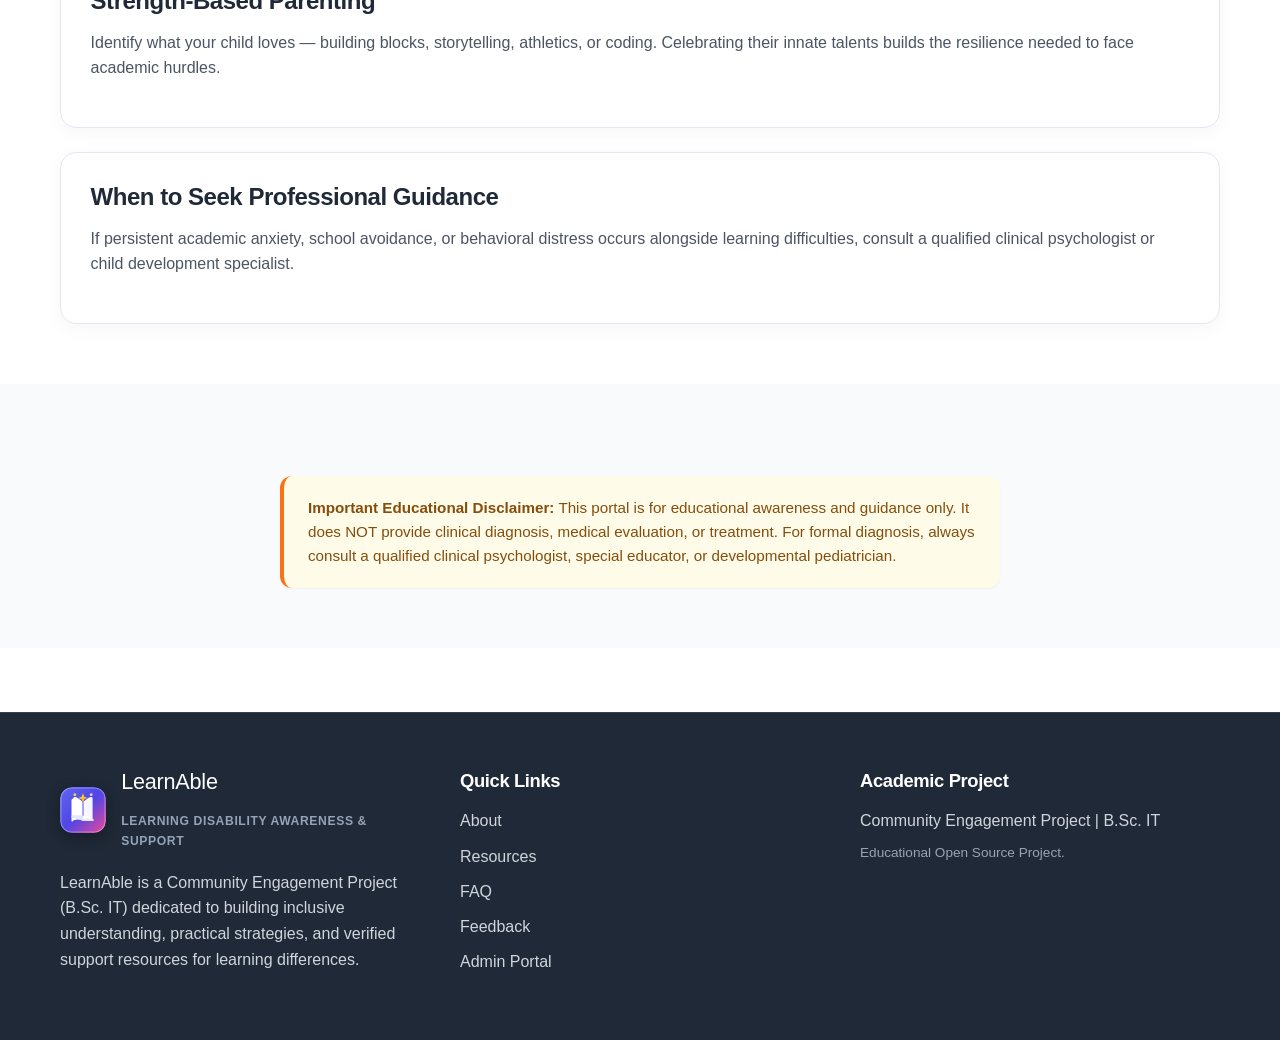
<file: parent.html>
﻿<!DOCTYPE html>
<html lang="en">
  <head>
    <meta charset="UTF-8" />
    <meta name="viewport" content="width=device-width, initial-scale=1.0" />
    <meta name="description" content="Guidance for parents and caregivers on communication, homework support, and teacher collaboration." />
    <title>Parent & Caregiver Support | LearnAble</title>
    <link rel="icon" href="images/favicon.svg" type="image/svg+xml" />
    <link rel="manifest" href="manifest.json" />
    <link rel="stylesheet" href="css/style.css" />
  </head>
  <body>
    <a class="skip-link" href="#main-content">Skip to content</a>

    <header class="site-header">
      <div class="container nav-wrapper">
        <a class="brand" href="index.html" aria-label="LearnAble home">
          <span class="brand-mark">
            <img src="images/logo-icon.svg" alt="LearnAble Logo" width="42" height="42" />
          </span>
          <span class="brand-text">
            <strong data-i18n="brand.title">LearnAble</strong>
            <small data-i18n="brand.subtitle">Learning Disability Awareness & Support</small>
          </span>
        </a>

        <button class="nav-toggle" aria-label="Toggle navigation" aria-expanded="false">
          <span class="hamburger-bar"></span>
          <span class="hamburger-bar"></span>
          <span class="hamburger-bar"></span>
        </button>

        <nav class="main-nav" aria-label="Main navigation">
          <a href="index.html" data-i18n="nav.home">Home</a>
          <a href="about.html" data-i18n="nav.about">About</a>
          <a href="learning-areas.html" data-i18n="nav.learningAreas">Learning Areas</a>
          <a href="assessment.html" data-i18n="nav.assessment">Assessment Guide</a>
          <div class="nav-dropdown">
            <button class="nav-dropdown-btn active" aria-haspopup="true" aria-expanded="false">
              <span data-i18n="nav.support">Support Pathways</span> ▾
            </button>
            <div class="nav-dropdown-menu">
              <a href="learner.html" data-i18n="nav.learner">Learner Support</a>
              <a href="parent.html" class="active" data-i18n="nav.parent">Parent Support</a>
              <a href="educator.html" data-i18n="nav.educator">Educator Support</a>
            </div>
          </div>
          <a href="activities.html" data-i18n="nav.activities">Activities</a>
          <a href="resources.html" data-i18n="nav.resources">Resources</a>
          <a href="faq.html" data-i18n="nav.faq">FAQ</a>
          <a href="feedback.html" data-i18n="nav.feedback">Feedback</a>
        </nav>

        <div class="toolbar-group">
          <label class="language-selector" aria-label="Language selector">
            <span>🌐</span>
            <select id="languageSelector">
              <option value="en">English</option>
              <option value="hi">हिंदी</option>
              <option value="mr">मराठी</option>
            </select>
          </label>
        </div>
      </div>
    </header>

    <main id="main-content" class="page-shell">
      <section class="page-hero">
        <div class="container narrow">
          <p class="eyebrow">Module 5</p>
          <h1 data-i18n="nav.parent">Parent & Caregiver Guidance</h1>
          <p>Practical advice on home routines, emotional reassurance, teacher collaboration, and advocacy.</p>
        </div>
      </section>

      <section class="section">
        <div class="container card-grid two-up">
          <div class="info-card">
            <h3>Understanding Learning Differences</h3>
            <p>Support begins at home with deep empathy. Recognize that your child may struggle with reading symbols or calculation despite having high emotional intelligence, artistic flair, or curiosity.</p>
          </div>
          <div class="info-card">
            <h3>Supportive Communication</h3>
            <p>Praise consistency and perseverance rather than raw marks. Avoid statements comparing your child with siblings or peers. Ensure they know their worth is never tied to report cards.</p>
          </div>
          <div class="info-card">
            <h3>Stress-Free Homework Routines</h3>
            <p>Establish a predictable homework window in a quiet, well-lit space. Break assignments into 20-minute chunks. If your child is exhausted, pause and communicate with their teacher.</p>
          </div>
          <div class="info-card">
            <h3>Creating an Emotionally Safe Home</h3>
            <p>Home should be a sanctuary from academic fatigue. Ensure daily time for creative passions, sports, music, and unstructured play where the child experiences effortless joy.</p>
          </div>
          <div class="info-card">
            <h3>Constructive Teacher Collaboration</h3>
            <p>Maintain an ongoing, non-adversarial partnership with class teachers. Share home observations, discuss accommodations, and mutually celebrate small academic breakthroughs.</p>
          </div>
          <div class="info-card">
            <h3>Demystifying Assessment</h3>
            <p>View psychological evaluation not as a stigmatizing label, but as an essential owner's manual for your child's learning style that guarantees legal accommodations in school.</p>
          </div>
          <div class="info-card">
            <h3>Strength-Based Parenting</h3>
            <p>Identify what your child loves — building blocks, storytelling, athletics, or coding. Celebrating their innate talents builds the resilience needed to face academic hurdles.</p>
          </div>
          <div class="info-card">
            <h3>When to Seek Professional Guidance</h3>
            <p>If persistent academic anxiety, school avoidance, or behavioral distress occurs alongside learning difficulties, consult a qualified clinical psychologist or child development specialist.</p>
          </div>
        </div>
      </section>

      <section class="section section-soft">
        <div class="container narrow">
          <div class="disclaimer-box" role="note">
            <strong data-i18n="disclaimer.title">Important Educational Disclaimer:</strong>
            <span data-i18n="disclaimer.body">This portal is for educational awareness and guidance only. It does NOT provide clinical diagnosis, medical evaluation, or treatment. For formal diagnosis, always consult a qualified clinical psychologist, special educator, or developmental pediatrician.</span>
          </div>
        </div>
      </section>
    </main>

    <footer class="site-footer">
      <div class="container footer-grid">
        <div>
          <div class="footer-brand">
            <span class="footer-logo-mark">
              <img src="images/logo-icon.svg" alt="LearnAble Logo" width="46" height="46" />
            </span>
            <div class="footer-brand-text">
              <h3 data-i18n="brand.title">LearnAble</h3>
              <p class="footer-tagline" data-i18n="brand.subtitle">Learning Disability Awareness & Support</p>
            </div>
          </div>
          <p data-i18n="footer.mission">LearnAble is a Community Engagement Project (B.Sc. IT) dedicated to building inclusive understanding, practical strategies, and verified support resources for learning differences.</p>
        </div>
        <div>
          <h4 data-i18n="footer.quickLinks">Quick Links</h4>
          <ul>
            <li><a href="about.html" data-i18n="nav.about">About</a></li>
            <li><a href="resources.html" data-i18n="nav.resources">Resources</a></li>
            <li><a href="faq.html" data-i18n="nav.faq">FAQ</a></li>
            <li><a href="feedback.html" data-i18n="nav.feedback">Feedback</a></li>
            <li><a href="login.html" data-i18n="nav.admin">Admin Portal</a></li>
          </ul>
        </div>
        <div>
          <h4 data-i18n="footer.project">Academic Project</h4>
          <p data-i18n="footer.projectSub">Community Engagement Project | B.Sc. IT</p>
          <p data-i18n="footer.rights" style="font-size: 0.85rem; color: var(--gray-400);">Educational Open Source Project.</p>
        </div>
      </div>
    </footer>

    <div class="accessibility-toolbar" aria-label="Accessibility toolbar">
      <button type="button" id="increaseText" aria-label="Increase text size">A+</button>
      <button type="button" id="decreaseText" aria-label="Decrease text size">A-</button>
      <button type="button" id="toggleContrast" aria-label="Toggle high contrast">High Contrast</button>
      <button type="button" id="resetAccessibility" aria-label="Reset accessibility settings">Reset</button>
    </div>

    <script src="js/i18n.js"></script>
    <script src="js/app.js"></script>
    <script src="js/accessibility.js"></script>
  </body>
</html>
</file>
<file: css/style.css>
:root {
  --primary: #6366f1;
  --primary-dark: #4f46e5;
  --primary-light: #818cf8;
  --secondary: #ec4899;
  --accent: #f59e0b;
  --success: #10b981;
  --danger: #ef4444;
  --warning: #f97316;
  --gray-50: #f9fafb;
  --gray-100: #f3f4f6;
  --gray-200: #e5e7eb;
  --gray-300: #d1d5db;
  --gray-400: #9ca3af;
  --gray-500: #6b7280;
  --gray-600: #4b5563;
  --gray-700: #374151;
  --gray-800: #1f2937;
  --gray-900: #111827;
  --text-primary: #1f2937;
  --text-secondary: #4b5563;
  --bg-light: #ffffff;
  --bg-soft: #f8fafc;
  --border-color: #e2e8f0;
  --shadow-xs: 0 1px 2px rgba(0, 0, 0, 0.04);
  --shadow-sm: 0 2px 4px rgba(0, 0, 0, 0.05);
  --shadow-md: 0 6px 16px -2px rgba(99, 102, 241, 0.08), 0 2px 6px -1px rgba(0, 0, 0, 0.04);
  --shadow-lg: 0 12px 28px -4px rgba(99, 102, 241, 0.12), 0 4px 12px -2px rgba(0, 0, 0, 0.06);
  --shadow-card: 0 4px 20px rgba(0, 0, 0, 0.04);
  --radius-sm: 8px;
  --radius: 12px;
  --radius-lg: 16px;
  --radius-full: 9999px;
  --transition: all 0.22s cubic-bezier(0.16, 1, 0.3, 1);
}

* {
  margin: 0;
  padding: 0;
  box-sizing: border-box;
  -webkit-tap-highlight-color: transparent;
}

html {
  scroll-behavior: smooth;
  font-size: 16px;
  -webkit-text-size-adjust: 100%;
  overflow-x: hidden;
  max-width: 100%;
}

body {
  font-family: -apple-system, BlinkMacSystemFont, 'SF Pro Display', 'Segoe UI', Roboto, Oxygen, Ubuntu, Cantarell, 'Helvetica Neue', sans-serif;
  line-height: 1.6;
  color: var(--text-primary);
  background-color: var(--bg-light);
  overflow-x: hidden;
  max-width: 100%;
  position: relative;
  min-height: 100vh;
  display: flex;
  flex-direction: column;
}

main {
  flex: 1;
}

/* Devanagari Script Support (Hindi & Marathi) */
body.lang-devanagari {
  font-family: 'Noto Sans Devanagari', -apple-system, BlinkMacSystemFont, 'Segoe UI', Roboto, sans-serif;
  line-height: 1.7;
}

/* High Contrast Accessibility Mode */
body.high-contrast {
  --primary: #0000a0;
  --primary-dark: #000060;
  --primary-light: #3333ff;
  --secondary: #900060;
  --text-primary: #000000;
  --text-secondary: #000000;
  --bg-light: #ffffff;
  --bg-soft: #f0f0f0;
  --border-color: #000000;
  --success: #006000;
  --danger: #900000;
  --warning: #904000;
}

body.high-contrast * {
  border-color: #000000 !important;
}

body.high-contrast a {
  text-decoration: underline;
  font-weight: 700;
}

body.high-contrast .btn-primary {
  background: #000000 !important;
  color: #ffffff !important;
  border: 2px solid #000000 !important;
}

/* Skip to content link */
.skip-link {
  position: absolute;
  top: -60px;
  left: 1rem;
  background: var(--primary);
  color: #ffffff;
  padding: 0.6rem 1.2rem;
  text-decoration: none;
  font-weight: 600;
  border-radius: var(--radius-sm);
  z-index: 9999;
  transition: top 0.2s ease;
  box-shadow: var(--shadow-md);
}

.skip-link:focus {
  top: 1rem;
  outline: 3px solid var(--accent);
}

/* Fluid Modern Typography */
h1, h2, h3, h4, h5, h6 {
  line-height: 1.25;
  margin-bottom: 0.75rem;
  color: var(--text-primary);
  font-weight: 700;
  letter-spacing: -0.02em;
}

h1 {
  font-size: clamp(1.85rem, 4vw + 0.5rem, 2.85rem);
}

h2 {
  font-size: clamp(1.4rem, 2.5vw + 0.4rem, 2.1rem);
}

h3 {
  font-size: clamp(1.15rem, 1.5vw + 0.3rem, 1.5rem);
  font-weight: 600;
}

h4 {
  font-size: 1.15rem;
  font-weight: 600;
}

p {
  margin-bottom: 1rem;
  color: var(--text-secondary);
  font-size: 1rem;
}

a {
  color: var(--primary);
  text-decoration: none;
  transition: var(--transition);
}

a:hover {
  color: var(--primary-dark);
}

a:focus-visible,
button:focus-visible,
select:focus-visible,
input:focus-visible,
textarea:focus-visible {
  outline: 3px solid var(--primary);
  outline-offset: 2px;
}

/* Container */
.container {
  width: 100%;
  max-width: 1200px;
  margin: 0 auto;
  padding: 0 1.25rem;
}

.container.narrow {
  max-width: 760px;
}

/* App-like Header & Navigation (Glassmorphic) */
.site-header {
  background: rgba(255, 255, 255, 0.94);
  backdrop-filter: blur(14px);
  -webkit-backdrop-filter: blur(14px);
  border-bottom: 1px solid rgba(226, 232, 240, 0.85);
  position: sticky;
  top: 0;
  z-index: 100;
  transition: var(--transition);
}

.nav-wrapper {
  display: flex;
  align-items: center;
  justify-content: space-between;
  padding: 0.65rem 0;
  gap: 1.25rem;
  min-height: 60px;
}

/* Brand Identification */
.brand,
a.brand {
  display: inline-flex !important;
  flex-direction: row !important;
  align-items: center !important;
  gap: 0.85rem !important;
  color: var(--text-primary);
  font-weight: 700;
  text-decoration: none;
  white-space: nowrap;
  flex-shrink: 0;
}

.brand:active {
  transform: scale(0.98);
}

.brand-mark {
  width: 42px;
  height: 42px;
  border-radius: 12px;
  display: inline-flex !important;
  align-items: center;
  justify-content: center;
  flex-shrink: 0;
  box-shadow: 0 4px 14px rgba(99, 102, 241, 0.28);
  transition: transform 0.2s ease;
  overflow: hidden;
}

.brand-mark img,
.brand-logo-img {
  width: 42px;
  height: 42px;
  display: block;
  object-fit: contain;
}

.brand:hover .brand-mark {
  transform: scale(1.05);
}

.brand span.brand-text,
.brand span:not(.brand-mark) {
  display: inline-flex;
  flex-direction: column;
  justify-content: center;
  line-height: 1.15;
}

.brand strong {
  display: block;
  font-size: 1.25rem;
  font-weight: 800;
  color: var(--text-primary);
  letter-spacing: -0.02em;
}

.brand small {
  display: block;
  font-size: 0.74rem;
  color: var(--text-secondary);
  font-weight: 500;
  line-height: 1.2;
}

@media (max-width: 820px) {
  .brand small {
    display: none;
  }
}

/* Desktop Main Nav */
.main-nav {
  display: flex;
  gap: 0.15rem;
  align-items: center;
  flex-wrap: nowrap;
  flex-shrink: 1;
}

.main-nav a,
.nav-dropdown-btn {
  padding: 0.45rem 0.62rem;
  border-radius: var(--radius-sm);
  color: var(--text-secondary);
  font-size: 0.86rem;
  font-weight: 500;
  transition: var(--transition);
  white-space: nowrap;
  text-decoration: none;
  display: inline-flex;
  align-items: center;
  gap: 0.25rem;
  border: none;
  background: transparent;
  cursor: pointer;
  font-family: inherit;
}

.main-nav a:hover,
.main-nav a.active,
.nav-dropdown-btn:hover,
.nav-dropdown-btn.active {
  background-color: #eef2ff;
  color: var(--primary);
  font-weight: 600;
}

/* Support Dropdown Menu */
.nav-dropdown {
  position: relative;
  display: inline-block;
}

.nav-dropdown-menu {
  position: absolute;
  top: calc(100% + 4px);
  left: 0;
  background: var(--bg-light);
  border: 1px solid var(--border-color);
  border-radius: var(--radius);
  box-shadow: var(--shadow-lg);
  padding: 0.5rem;
  display: none;
  flex-direction: column;
  min-width: 210px;
  z-index: 110;
  animation: dropdownFade 0.2s ease;
}

@keyframes dropdownFade {
  from { opacity: 0; transform: translateY(-6px); }
  to { opacity: 1; transform: translateY(0); }
}

.nav-dropdown:hover .nav-dropdown-menu,
.nav-dropdown:focus-within .nav-dropdown-menu,
.nav-dropdown.open .nav-dropdown-menu {
  display: flex;
}

.nav-dropdown-menu a {
  padding: 0.65rem 0.9rem;
  font-size: 0.92rem;
  border-radius: var(--radius-sm);
}

.toolbar-group {
  display: flex;
  gap: 0.5rem;
  align-items: center;
  flex-shrink: 0;
  margin-left: 0.25rem;
}

/* Language Selector Pill */
.language-selector {
  display: flex;
  align-items: center;
  gap: 0.35rem;
  font-size: 0.85rem;
  color: var(--text-secondary);
}

.language-selector select {
  padding: 0.32rem 0.55rem;
  border: 1px solid var(--border-color);
  border-radius: var(--radius-full);
  background: #f8fafc;
  color: var(--text-primary);
  cursor: pointer;
  font-size: 0.82rem;
  font-weight: 500;
  min-height: 35px;
  max-width: 105px;
  transition: var(--transition);
}

.language-selector select:hover {
  border-color: var(--primary-light);
  background: #ffffff;
}

/* Animated Hamburger Toggle */
.nav-toggle {
  display: none;
  background: #f8fafc;
  border: 1px solid var(--border-color);
  cursor: pointer;
  width: 42px;
  height: 42px;
  min-width: 42px;
  min-height: 42px;
  border-radius: var(--radius);
  flex-direction: column;
  justify-content: center;
  align-items: center;
  gap: 5px;
  z-index: 1002;
  transition: var(--transition);
  padding: 0;
}

.nav-toggle:hover {
  background: #ffffff;
  border-color: var(--primary-light);
}

.nav-toggle:active {
  transform: scale(0.92);
  background: #eef2ff;
}

.hamburger-bar {
  display: block;
  width: 20px;
  height: 2px;
  background-color: var(--gray-800);
  border-radius: 2px;
  transition: transform 0.28s cubic-bezier(0.16, 1, 0.3, 1), opacity 0.25s ease;
}

.nav-toggle.open .hamburger-bar:nth-child(1) {
  transform: translateY(7px) rotate(45deg);
}

.nav-toggle.open .hamburger-bar:nth-child(2) {
  opacity: 0;
  transform: scale(0);
}

.nav-toggle.open .hamburger-bar:nth-child(3) {
  transform: translateY(-7px) rotate(-45deg);
}

/* Database Setup Banner */
.db-setup-banner {
  background: #fffbeb;
  border-bottom: 2px solid #f59e0b;
  padding: 0.75rem 1rem;
  font-size: 0.92rem;
  color: #92400e;
  position: sticky;
  top: 60px;
  z-index: 45;
  box-shadow: 0 2px 4px rgba(0, 0, 0, 0.04);
}

.db-banner-content {
  max-width: 1200px;
  margin: 0 auto;
  display: flex;
  align-items: center;
  gap: 0.75rem;
}

.db-banner-icon {
  font-size: 1.25rem;
  flex-shrink: 0;
}

.db-banner-text {
  flex: 1;
  line-height: 1.45;
}

.db-banner-link {
  color: #b45309;
  font-weight: 600;
  text-decoration: underline;
}

/* App-like Buttons (48px Touch Targets) */
.btn {
  display: inline-flex;
  align-items: center;
  justify-content: center;
  padding: 0.75rem 1.4rem;
  border: none;
  border-radius: var(--radius);
  font-size: 0.95rem;
  font-weight: 600;
  cursor: pointer;
  transition: var(--transition);
  text-decoration: none;
  gap: 0.5rem;
  white-space: nowrap;
  min-height: 48px;
  font-family: inherit;
  box-shadow: var(--shadow-xs);
}

.btn:active {
  transform: scale(0.97);
}

.btn-primary {
  background: linear-gradient(135deg, var(--primary) 0%, var(--primary-dark) 100%);
  color: #ffffff;
  box-shadow: 0 4px 12px rgba(99, 102, 241, 0.28);
}

.btn-primary:hover {
  box-shadow: 0 6px 18px rgba(99, 102, 241, 0.35);
  transform: translateY(-2px);
  color: #ffffff;
}

.btn-secondary {
  background: #f1f5f9;
  color: var(--text-primary);
  border: 1px solid var(--border-color);
}

.btn-secondary:hover {
  background: #e2e8f0;
}

.btn-outline {
  border: 2px solid var(--primary);
  color: var(--primary);
  background: transparent;
}

.btn-outline:hover {
  background: var(--primary);
  color: #ffffff;
}

.btn-danger {
  background: var(--danger);
  color: #ffffff;
}

.btn-danger:hover {
  background: #dc2626;
}

.btn:disabled {
  opacity: 0.55;
  cursor: not-allowed;
  transform: none !important;
  box-shadow: none !important;
}

/* Hero Section */
.hero {
  padding: 3rem 0 3.75rem;
  background: radial-gradient(circle at 10% 20%, rgba(99, 102, 241, 0.07) 0%, rgba(236, 72, 153, 0.05) 90%);
}

.hero-grid {
  display: grid;
  grid-template-columns: 1.1fr 0.9fr;
  gap: 3rem;
  align-items: flex-start;
}

.hero-copy h1 {
  font-size: clamp(2rem, 3.8vw + 0.5rem, 3.25rem);
  margin-bottom: 1.25rem;
  line-height: 1.18;
}

.hero-copy .lead {
  font-size: clamp(1rem, 1.2vw + 0.6rem, 1.25rem);
  color: var(--text-secondary);
  margin-bottom: 2rem;
  line-height: 1.6;
}

.eyebrow {
  display: inline-block;
  font-size: 0.82rem;
  font-weight: 700;
  text-transform: uppercase;
  letter-spacing: 0.08em;
  color: var(--primary);
  background: #eef2ff;
  padding: 0.3rem 0.75rem;
  border-radius: var(--radius-full);
  margin-bottom: 1rem;
}

.hero-actions {
  display: flex;
  flex-wrap: wrap;
  gap: 0.85rem;
  margin-bottom: 2rem;
}

.hero-visual {
  text-align: center;
  align-self: flex-start;
  margin-top: 1.25rem;
}

.hero-visual img,
.hero-visual svg {
  max-width: 100%;
  height: auto;
  border-radius: var(--radius-lg);
  filter: drop-shadow(0 10px 20px rgba(99, 102, 241, 0.1));
}

/* Disclaimer Box */
.disclaimer-box {
  padding: 1.25rem 1.5rem;
  background: #fefce8;
  border-left: 4px solid var(--warning);
  border-radius: var(--radius);
  font-size: 0.95rem;
  color: #854d0e;
  margin-top: 2rem;
  line-height: 1.6;
  box-shadow: var(--shadow-xs);
}

/* Sections */
.section {
  padding: 3.75rem 0;
}

.section-soft {
  background-color: var(--bg-soft);
}

.section-heading {
  margin-bottom: 2.75rem;
}

.section-heading.center {
  text-align: center;
  max-width: 680px;
  margin-left: auto;
  margin-right: auto;
}

/* App-like Cards & Grids */
.card-grid {
  display: grid;
  gap: 1.5rem;
}

.card-grid.three-up {
  grid-template-columns: repeat(auto-fit, minmax(280px, 1fr));
}

.card-grid.four-up {
  grid-template-columns: repeat(auto-fit, minmax(240px, 1fr));
}

.card-grid.five-up {
  grid-template-columns: repeat(auto-fit, minmax(200px, 1fr));
}

.info-card {
  background: var(--bg-light);
  border: 1.5px solid var(--border-color);
  border-radius: var(--radius-lg);
  padding: 1.85rem;
  transition: var(--transition);
  display: flex;
  flex-direction: column;
  gap: 0.85rem;
  box-shadow: var(--shadow-card);
}

.info-card:hover {
  box-shadow: var(--shadow-lg);
  border-color: var(--primary-light);
  transform: translateY(-3px);
}

.info-card:active {
  transform: scale(0.99);
}

.info-card h3 {
  margin: 0;
}

.text-grid {
  display: grid;
  gap: 2rem;
}

.text-grid.two-up {
  grid-template-columns: repeat(auto-fit, minmax(280px, 1fr));
}

/* Highlight Box */
.highlight-box {
  background: linear-gradient(135deg, rgba(99, 102, 241, 0.08) 0%, rgba(236, 72, 153, 0.08) 100%);
  border-left: 4px solid var(--primary);
  padding: 1.6rem;
  border-radius: var(--radius);
}

.highlight-box h3 {
  margin-bottom: 0.5rem;
  color: var(--primary-dark);
}

.highlight-box p {
  margin: 0;
  color: var(--text-primary);
}

/* App-like Timeline */
.timeline {
  display: grid;
  gap: 1.5rem;
  margin-bottom: 2rem;
  position: relative;
}

.timeline-item {
  display: flex;
  gap: 1.5rem;
  align-items: flex-start;
  background: #ffffff;
  padding: 1.25rem 1.5rem;
  border-radius: var(--radius);
  border: 1px solid var(--border-color);
  box-shadow: var(--shadow-xs);
  transition: var(--transition);
}

.timeline-item:hover {
  border-color: var(--primary-light);
  box-shadow: var(--shadow-sm);
}

.timeline-item span {
  flex-shrink: 0;
  width: 44px;
  height: 44px;
  background: linear-gradient(135deg, var(--primary), var(--secondary));
  color: white;
  border-radius: 50%;
  display: flex;
  align-items: center;
  justify-content: center;
  font-weight: 800;
  font-size: 1.2rem;
  box-shadow: 0 4px 10px rgba(99, 102, 241, 0.3);
}

.timeline-item p {
  margin: 0;
  padding-top: 0.25rem;
  font-weight: 500;
  color: var(--text-primary);
  line-height: 1.55;
}

/* FAQ Accordion */
.faq-list {
  display: flex;
  flex-direction: column;
  gap: 1rem;
}

details {
  border: 1px solid var(--border-color);
  border-radius: var(--radius);
  padding: 1.25rem 1.5rem;
  cursor: pointer;
  transition: var(--transition);
  background: var(--bg-light);
  box-shadow: var(--shadow-xs);
}

details:hover {
  border-color: var(--primary-light);
  box-shadow: var(--shadow-sm);
}

details[open] {
  background-color: #faf5ff;
  border-color: var(--primary-light);
}

summary {
  font-weight: 600;
  color: var(--text-primary);
  list-style: none;
  cursor: pointer;
  user-select: none;
  display: flex;
  align-items: center;
  gap: 0.85rem;
  font-size: 1.05rem;
  min-height: 44px;
}

summary::-webkit-details-marker {
  display: none;
}

summary::before {
  content: '▶';
  display: inline-block;
  font-size: 0.8rem;
  transition: transform 0.25s ease;
  color: var(--primary);
}

details[open] summary::before {
  transform: rotate(90deg);
}

details p {
  margin-top: 1rem;
  margin-bottom: 0;
  line-height: 1.6;
}

/* App-like Forms & Inputs */
form {
  display: flex;
  flex-direction: column;
  gap: 1.35rem;
}

.form-group {
  display: flex;
  flex-direction: column;
  gap: 0.5rem;
}

label {
  font-weight: 600;
  color: var(--text-primary);
  font-size: 0.95rem;
}

input[type='text'],
input[type='email'],
input[type='url'],
input[type='password'],
select,
textarea {
  width: 100%;
  padding: 0.85rem 1.1rem;
  border: 1.5px solid var(--border-color);
  border-radius: var(--radius);
  font-size: 16px; /* Prevents auto-zoom on mobile iOS */
  font-family: inherit;
  color: var(--text-primary);
  background: var(--bg-light);
  transition: var(--transition);
  min-height: 48px;
  box-shadow: inset 0 1px 2px rgba(0, 0, 0, 0.02);
}

input[type='text']:focus,
input[type='email']:focus,
input[type='url']:focus,
input[type='password']:focus,
select:focus,
textarea:focus {
  border-color: var(--primary);
  box-shadow: 0 0 0 3px rgba(99, 102, 241, 0.18);
}

textarea {
  resize: vertical;
  min-height: 120px;
}

small {
  font-size: 0.82rem;
  color: var(--text-secondary);
}

/* App-like Rating Cards (Tappable, 50px high) */
.rating-options {
  display: grid;
  grid-template-columns: repeat(auto-fit, minmax(180px, 1fr));
  gap: 0.65rem;
}

.rating-options label {
  display: flex;
  align-items: center;
  gap: 0.75rem;
  padding: 0.85rem 1.1rem;
  border: 1.5px solid var(--border-color);
  border-radius: var(--radius);
  background: var(--bg-light);
  cursor: pointer;
  transition: var(--transition);
  font-weight: 500;
  font-size: 0.95rem;
  min-height: 50px;
}

.rating-options label:hover {
  border-color: var(--primary-light);
  background: #f8faff;
}

.rating-options input[type='radio'] {
  width: 1.35rem;
  height: 1.35rem;
  accent-color: var(--primary);
}

.rating-options label:has(input[type='radio']:checked) {
  border-color: var(--primary);
  background: #eef2ff;
  color: var(--primary-dark);
  font-weight: 600;
  box-shadow: 0 2px 8px rgba(99, 102, 241, 0.12);
}

/* CTA Box */
.cta-box {
  background: linear-gradient(135deg, rgba(99, 102, 241, 0.06) 0%, rgba(236, 72, 153, 0.06) 100%);
  border: 2px solid rgba(99, 102, 241, 0.25);
  padding: 2.75rem 2rem;
  border-radius: var(--radius-lg);
  text-align: center;
}

.cta-box p {
  margin-bottom: 1.75rem;
  font-size: 1.15rem;
  color: var(--text-primary);
}

/* Bullet List */
.bullet-list {
  list-style: none;
  padding: 0;
}

.bullet-list li {
  padding-left: 2rem;
  margin-bottom: 0.85rem;
  position: relative;
  color: var(--text-secondary);
}

.bullet-list li::before {
  content: '✓';
  position: absolute;
  left: 0;
  color: var(--success);
  font-weight: 800;
}

/* Page Shell */
.page-shell {
  min-height: calc(100vh - 220px);
}

.page-hero {
  padding: 3rem 0;
  background: linear-gradient(135deg, rgba(99, 102, 241, 0.08) 0%, rgba(236, 72, 153, 0.06) 100%);
  border-bottom: 1px solid var(--border-color);
}

.page-hero h1 {
  margin-bottom: 0.5rem;
}

.page-hero p {
  margin-bottom: 0;
  font-size: 1.1rem;
}

/* Resource Cards */
.resource-controls {
  display: flex;
  gap: 1rem;
  margin-bottom: 2rem;
  flex-wrap: wrap;
}

.resource-controls .search-box {
  flex: 1;
  min-width: 260px;
}

.resources-grid {
  display: grid;
  grid-template-columns: repeat(auto-fit, minmax(320px, 1fr));
  gap: 1.5rem;
}

.resource-card {
  background: var(--bg-light);
  border: 1.5px solid var(--border-color);
  border-radius: var(--radius-lg);
  padding: 1.85rem;
  display: flex;
  flex-direction: column;
  transition: var(--transition);
  box-shadow: var(--shadow-card);
}

.resource-card:hover {
  box-shadow: var(--shadow-md);
  border-color: var(--primary-light);
  transform: translateY(-2px);
}

.resource-category {
  display: inline-block;
  background: #eef2ff;
  color: var(--primary-dark);
  padding: 0.3rem 0.75rem;
  border-radius: var(--radius-full);
  font-size: 0.8rem;
  font-weight: 700;
  margin-bottom: 0.85rem;
  width: fit-content;
}

.resource-meta {
  margin-top: auto;
  padding-top: 1rem;
  border-top: 1px solid var(--border-color);
  font-size: 0.85rem;
  color: var(--text-secondary);
}

.resource-actions {
  margin-top: 1.25rem;
}

/* Skeletons */
.skeleton-card {
  background: #f9fafb;
}

.skeleton-line {
  background: linear-gradient(90deg, #f3f4f6 25%, #e5e7eb 50%, #f3f4f6 75%);
  background-size: 200% 100%;
  animation: skeletonLoading 1.5s infinite;
  border-radius: 4px;
}

@keyframes skeletonLoading {
  0% { background-position: 200% 0; }
  100% { background-position: -200% 0; }
}

/* App-like Quiz Component */
.quiz-container {
  max-width: 800px;
  margin: 0 auto;
}

.quiz-progress-bar {
  background: #e2e8f0;
  height: 8px;
  border-radius: var(--radius-full);
  overflow: hidden;
  margin-bottom: 1.5rem;
}

.progress-fill {
  background: linear-gradient(90deg, var(--primary), var(--secondary));
  height: 100%;
  width: 10%;
  transition: width 0.3s ease;
  border-radius: var(--radius-full);
}

.quiz-question-box {
  background: #ffffff;
  border: 1.5px solid var(--border-color);
  border-radius: var(--radius-lg);
  padding: 2.25rem 2rem;
  box-shadow: var(--shadow-md);
  margin-bottom: 1.5rem;
}

.quiz-question-number {
  font-size: 0.85rem;
  font-weight: 700;
  color: var(--primary);
  text-transform: uppercase;
  letter-spacing: 0.06em;
  display: block;
  margin-bottom: 0.6rem;
}

.quiz-question-title {
  font-size: 1.35rem;
  margin-bottom: 1.75rem;
  line-height: 1.4;
}

.question-options-grid {
  display: flex;
  flex-direction: column;
  gap: 0.85rem;
}

.question-option-label {
  display: flex;
  align-items: center;
  gap: 1rem;
  padding: 1.1rem 1.35rem;
  border: 1.5px solid var(--border-color);
  border-radius: var(--radius);
  cursor: pointer;
  transition: var(--transition);
  min-height: 56px;
  background: #ffffff;
}

.question-option-label:hover {
  border-color: var(--primary-light);
  background: #f8faff;
}

.question-option-label:active {
  transform: scale(0.99);
}

.question-option-label.selected {
  border-color: var(--primary);
  background: #eef2ff;
  font-weight: 600;
  box-shadow: 0 4px 12px rgba(99, 102, 241, 0.12);
}

.question-option-label input[type='radio'] {
  display: none;
}

.option-badge {
  width: 34px;
  height: 34px;
  border-radius: 50%;
  background: #f1f5f9;
  color: var(--gray-700);
  display: flex;
  align-items: center;
  justify-content: center;
  font-weight: 800;
  font-size: 0.92rem;
  flex-shrink: 0;
  transition: var(--transition);
}

.question-option-label.selected .option-badge {
  background: var(--primary);
  color: #ffffff;
}

.quiz-actions {
  display: flex;
  justify-content: space-between;
  align-items: center;
  gap: 1rem;
  margin-top: 1.75rem;
}

.results-card {
  background: #ffffff;
  border: 1.5px solid var(--border-color);
  border-radius: var(--radius-lg);
  padding: 3rem 2rem;
  box-shadow: var(--shadow-lg);
  text-align: center;
}

.score-display {
  margin: 2rem 0;
}

.score-circle {
  width: 130px;
  height: 130px;
  border-radius: 50%;
  background: linear-gradient(135deg, var(--primary), var(--secondary));
  color: white;
  display: flex;
  align-items: center;
  justify-content: center;
  font-size: 2.5rem;
  font-weight: 800;
  margin: 0 auto 1.25rem;
  box-shadow: 0 8px 24px rgba(99, 102, 241, 0.35);
}

.quiz-review-section {
  text-align: left;
  margin-top: 2rem;
  padding-top: 2rem;
  border-top: 1px solid var(--border-color);
}

.review-item {
  padding: 1.35rem;
  border-radius: var(--radius);
  margin-bottom: 1rem;
  border: 1px solid var(--border-color);
  background: var(--bg-soft);
}

.review-item.correct {
  border-left: 5px solid var(--success);
  background: #f0fdf4;
}

.review-item.incorrect {
  border-left: 5px solid var(--danger);
  background: #fef2f2;
}

.review-header {
  display: flex;
  align-items: center;
  gap: 0.75rem;
  margin-bottom: 0.5rem;
  flex-wrap: wrap;
}

.review-status {
  font-size: 0.78rem;
  font-weight: 700;
  padding: 0.25rem 0.6rem;
  border-radius: var(--radius-full);
  text-transform: uppercase;
}

.badge-pass { background: #dcfce7; color: #166534; }
.badge-fail { background: #fee2e2; color: #991b1b; }
.badge-warn { background: #fef3c7; color: #92400e; }
.text-success { color: var(--success); font-weight: 600; }
.text-danger { color: var(--danger); font-weight: 600; }

/* ==========================================================================
   ACCESSIBILITY FLOATING ACTION PILL & MODERN POPUP CARD
   ========================================================================== */
.a11y-toggle-pill {
  position: fixed;
  bottom: calc(1.5rem + env(safe-area-inset-bottom, 0px));
  right: 1.25rem;
  width: 48px;
  height: 48px;
  border-radius: 50%;
  background: linear-gradient(135deg, var(--primary), var(--secondary));
  color: #ffffff;
  border: 2.5px solid #ffffff;
  box-shadow: 0 4px 18px rgba(99, 102, 241, 0.4);
  font-weight: 800;
  font-size: 1.1rem;
  cursor: pointer;
  z-index: 990;
  display: flex;
  align-items: center;
  justify-content: center;
  transition: transform 0.22s cubic-bezier(0.16, 1, 0.3, 1), box-shadow 0.2s ease;
  user-select: none;
}

.a11y-toggle-pill:hover {
  transform: scale(1.06);
  box-shadow: 0 6px 22px rgba(99, 102, 241, 0.5);
}

.a11y-toggle-pill:active {
  transform: scale(0.92);
}

.accessibility-toolbar {
  position: fixed;
  bottom: calc(5rem + env(safe-area-inset-bottom, 0px));
  right: 1.25rem;
  width: 275px;
  max-width: calc(100vw - 2.5rem);
  background: #ffffff;
  border: 1.5px solid var(--border-color);
  border-radius: var(--radius-lg);
  padding: 1rem 1.15rem;
  display: flex;
  flex-direction: column;
  gap: 0.85rem;
  z-index: 995;
  box-shadow: 0 12px 35px -4px rgba(15, 23, 42, 0.2), 0 4px 12px rgba(0, 0, 0, 0.08);
  opacity: 0;
  pointer-events: none;
  transform: translateY(12px) scale(0.95);
  transform-origin: bottom right;
  transition: opacity 0.22s cubic-bezier(0.16, 1, 0.3, 1), transform 0.22s cubic-bezier(0.16, 1, 0.3, 1);
}

.accessibility-toolbar.toolbar-expanded {
  opacity: 1;
  pointer-events: auto;
  transform: translateY(0) scale(1);
}

.a11y-toolbar-header {
  display: flex;
  align-items: center;
  justify-content: space-between;
  padding-bottom: 0.5rem;
  border-bottom: 1px solid var(--border-color);
}

.a11y-title {
  font-weight: 700;
  font-size: 0.95rem;
  color: var(--text-primary);
  display: flex;
  align-items: center;
  gap: 0.4rem;
}

.a11y-close-btn {
  width: 28px;
  height: 28px;
  border-radius: 50%;
  border: 1px solid var(--border-color);
  background: #f8fafc;
  color: var(--text-secondary);
  font-size: 0.9rem;
  display: flex;
  align-items: center;
  justify-content: center;
  cursor: pointer;
  transition: var(--transition);
}

.a11y-close-btn:hover {
  background: #e2e8f0;
  color: var(--text-primary);
}

.a11y-section {
  display: flex;
  flex-direction: column;
  gap: 0.35rem;
}

.a11y-label {
  font-size: 0.78rem;
  font-weight: 600;
  color: var(--text-secondary);
  text-transform: uppercase;
  letter-spacing: 0.04em;
}

.a11y-btn-group {
  display: grid;
  grid-template-columns: 1fr 1fr 1fr;
  gap: 0.35rem;
}

.a11y-btn {
  padding: 0.55rem 0.5rem;
  border: 1.5px solid var(--border-color);
  border-radius: var(--radius-sm);
  background: #f8fafc;
  color: var(--text-primary);
  font-weight: 700;
  font-size: 0.9rem;
  cursor: pointer;
  display: flex;
  align-items: center;
  justify-content: center;
  transition: var(--transition);
  min-height: 40px;
}

.a11y-btn:hover {
  border-color: var(--primary);
  background: #eef2ff;
  color: var(--primary);
}

.a11y-btn:active {
  transform: scale(0.95);
}

.a11y-full-btn {
  width: 100%;
  display: flex;
  align-items: center;
  justify-content: space-between;
  padding: 0.65rem 0.85rem;
  border: 1.5px solid var(--border-color);
  border-radius: var(--radius);
  background: #f8fafc;
  color: var(--text-primary);
  font-weight: 600;
  font-size: 0.88rem;
  cursor: pointer;
  transition: var(--transition);
  min-height: 42px;
}

.a11y-full-btn:hover {
  border-color: var(--primary-light);
  background: #ffffff;
}

.a11y-full-btn:active {
  transform: scale(0.97);
}

.a11y-status-indicator {
  font-size: 0.75rem;
  font-weight: 700;
  padding: 0.2rem 0.55rem;
  border-radius: var(--radius-full);
  background: #e2e8f0;
  color: var(--text-secondary);
  transition: var(--transition);
}

body.high-contrast .a11y-status-indicator {
  background: #000000;
  color: #ffffff;
}

.a11y-reset-btn {
  width: 100%;
  padding: 0.55rem;
  border: 1px dashed var(--border-color);
  border-radius: var(--radius-sm);
  background: transparent;
  color: var(--text-secondary);
  font-size: 0.82rem;
  font-weight: 600;
  cursor: pointer;
  transition: var(--transition);
  text-align: center;
}

.a11y-reset-btn:hover {
  color: var(--danger);
  border-color: var(--danger);
  background: #fff5f5;
}

/* Footer */
.site-footer {
  background-color: var(--gray-800);
  color: var(--gray-100);
  padding: 3.5rem 0 1.5rem;
  margin-top: 4rem;
  border-top: 1px solid var(--gray-700);
}

.footer-brand {
  display: inline-flex !important;
  flex-direction: row !important;
  align-items: center !important;
  gap: 0.95rem !important;
  margin-bottom: 1.15rem;
}

.footer-logo-img,
.footer-logo-mark img {
  width: 46px;
  height: 46px;
  display: block;
  object-fit: contain;
  border-radius: 12px;
  box-shadow: 0 4px 14px rgba(0, 0, 0, 0.35);
  flex-shrink: 0;
}

.footer-logo-mark {
  width: 46px;
  height: 46px;
  border-radius: 12px;
  flex-shrink: 0;
  display: inline-flex !important;
  align-items: center;
  justify-content: center;
  overflow: hidden;
  box-shadow: 0 4px 14px rgba(0, 0, 0, 0.3);
}

.footer-brand-text {
  display: inline-flex;
  flex-direction: column;
  justify-content: center;
}

.footer-brand-text h3 {
  margin: 0;
  font-size: 1.35rem;
  color: #ffffff;
  letter-spacing: -0.01em;
}

.footer-brand-text .footer-tagline {
  font-size: 0.76rem;
  color: #94a3b8;
  margin: 0;
  text-transform: uppercase;
  letter-spacing: 0.05em;
  font-weight: 600;
}

.footer-grid {
  display: grid;
  grid-template-columns: repeat(auto-fit, minmax(260px, 1fr));
  gap: 2.5rem;
  margin-bottom: 2rem;
}

.site-footer h3,
.site-footer h4 {
  color: white;
  margin-bottom: 1rem;
}

.site-footer p {
  color: var(--gray-300);
  margin-bottom: 0.5rem;
  line-height: 1.6;
}

.site-footer a {
  color: var(--gray-300);
}

.site-footer a:hover {
  color: white;
}

.site-footer ul {
  list-style: none;
  padding: 0;
}

.site-footer ul li {
  margin-bottom: 0.6rem;
}

/* Error & Success Messages */
.error-box {
  padding: 1.1rem 1.35rem;
  background: #fef2f2;
  border: 1px solid #fca5a5;
  border-radius: var(--radius);
  color: #991b1b;
  font-size: 0.95rem;
  line-height: 1.5;
}

.success-message {
  padding: 2.75rem 2rem;
  background: #ecfdf5;
  border: 2px solid var(--success);
  border-radius: var(--radius-lg);
  text-align: center;
  box-shadow: var(--shadow-sm);
}

.success-message h2 {
  color: #065f46;
  margin-bottom: 1rem;
}

.success-message p {
  color: var(--text-primary);
  margin-bottom: 1.5rem;
}

.hidden {
  display: none !important;
}

/* Mobile Drawer Header & Close Button */
.mobile-drawer-header,
.mobile-drawer-footer {
  display: none;
}

/* ==========================================================================
   APP-LIKE MOBILE AUDIT (320px to 1140px)
   ========================================================================== */
@media (max-width: 1140px) {
  .nav-wrapper {
    display: flex;
    align-items: center;
    justify-content: space-between;
    gap: 0.65rem;
    padding: 0.55rem 0;
    min-height: 58px;
  }

  .brand {
    order: 1;
    margin-right: auto;
    flex-shrink: 1;
    min-width: 0;
  }

  .brand span {
    min-width: 0;
  }

  .toolbar-group {
    order: 2;
    margin-left: auto;
    flex-shrink: 0;
    display: flex;
    align-items: center;
    gap: 0.4rem;
  }

  .nav-toggle {
    order: 3;
    display: flex;
    flex-shrink: 0;
    margin-left: 0.25rem;
  }

  /* When drawer is open, bring header forward above backdrop, hide its topbar icons & Aa button */
  body.nav-open .site-header {
    z-index: 1005 !important;
    background: transparent !important;
    backdrop-filter: none !important;
    -webkit-backdrop-filter: none !important;
    border-bottom-color: transparent !important;
    box-shadow: none !important;
  }

  body.nav-open .brand,
  body.nav-open .toolbar-group,
  body.nav-open .nav-toggle {
    opacity: 0 !important;
    pointer-events: none !important;
  }

  body.nav-open .a11y-toggle-pill,
  body.nav-open .accessibility-toolbar {
    display: none !important;
    opacity: 0 !important;
    pointer-events: none !important;
  }

  /* App-style Slide-over Drawer */
  .main-nav {
    position: fixed;
    top: 0;
    right: 0;
    width: 320px;
    max-width: 86vw;
    height: 100vh;
    height: 100dvh;
    background: #ffffff !important;
    box-shadow: -8px 0 30px rgba(0, 0, 0, 0.22);
    transform: translateX(100%);
    transition: transform 0.28s cubic-bezier(0.16, 1, 0.3, 1), opacity 0.2s ease, visibility 0.28s ease;
    overflow-y: auto;
    z-index: 1006;
    flex-direction: column;
    align-items: stretch;
    padding: 1.25rem 1.15rem 2.25rem;
    gap: 0.35rem;
    opacity: 0;
    visibility: hidden;
    pointer-events: none;
  }

  .main-nav.active {
    transform: translateX(0);
    opacity: 1;
    visibility: visible;
    pointer-events: auto;
  }

  body.nav-open {
    overflow: hidden;
  }

  /* Clean dim backdrop overlay (no blur filter so page is never blurry) */
  body.nav-open::after {
    content: '';
    position: fixed;
    inset: 0;
    background: rgba(15, 23, 42, 0.6);
    z-index: 998;
    cursor: pointer;
    animation: backdropFade 0.2s ease;
  }

  @keyframes backdropFade {
    from { opacity: 0; }
    to { opacity: 1; }
  }

  .mobile-drawer-header {
    display: flex;
    align-items: center;
    justify-content: space-between;
    padding: 0 0.25rem 1rem;
    margin-bottom: 0.5rem;
    border-bottom: 1px solid var(--border-color);
  }

  .drawer-brand {
    display: inline-flex !important;
    flex-direction: row !important;
    align-items: center !important;
    gap: 0.75rem !important;
  }

  .brand-mark-sm {
    width: 36px;
    height: 36px;
    border-radius: 10px;
    display: inline-flex !important;
    align-items: center;
    justify-content: center;
    flex-shrink: 0;
    box-shadow: 0 2px 8px rgba(99, 102, 241, 0.3);
    overflow: hidden;
  }

  .brand-mark-sm img,
  .drawer-logo-img {
    width: 36px;
    height: 36px;
    display: block;
    object-fit: contain;
  }

  .mobile-drawer-close {
    width: 38px;
    height: 38px;
    border-radius: 50%;
    border: 1px solid var(--border-color);
    background: #f1f5f9;
    color: var(--gray-800);
    font-size: 1.15rem;
    display: flex;
    align-items: center;
    justify-content: center;
    cursor: pointer;
    transition: var(--transition);
  }

  .mobile-drawer-close:active {
    background: #e2e8f0;
    transform: scale(0.92);
  }

  .main-nav a,
  .nav-dropdown-btn {
    padding: 0.85rem 1rem;
    border-radius: var(--radius);
    font-size: 0.98rem;
    font-weight: 600;
    border: 1px solid transparent;
    border-bottom: 1px solid #f1f5f9;
    width: 100%;
    justify-content: flex-start;
    min-height: 48px;
    color: var(--gray-800);
    background: #ffffff;
    transition: var(--transition);
  }

  .main-nav a:hover,
  .main-nav a:active,
  .nav-dropdown-btn:hover,
  .nav-dropdown-btn:active {
    background: #f8fafc;
    color: var(--primary);
  }

  .main-nav a.active {
    background: #eef2ff !important;
    color: var(--primary) !important;
    font-weight: 700;
    border-left: 4px solid var(--primary);
  }

  .mobile-drawer-footer {
    display: flex;
    flex-direction: column;
    margin-top: 1.5rem;
    padding-top: 1.25rem;
    border-top: 1px solid var(--border-color);
  }

  .drawer-admin-btn {
    display: flex;
    align-items: center;
    justify-content: center;
    gap: 0.5rem;
    padding: 0.75rem 1rem;
    border-radius: var(--radius);
    background: #f8fafc;
    border: 1px solid var(--border-color);
    color: var(--text-primary);
    font-weight: 600;
    font-size: 0.92rem;
    text-decoration: none;
    margin-bottom: 0.65rem;
    transition: var(--transition);
  }

  .drawer-admin-btn:hover,
  .drawer-admin-btn:active {
    background: #eef2ff;
    color: var(--primary);
  }

  .drawer-copy {
    font-size: 0.75rem;
    color: var(--text-secondary);
    text-align: center;
    margin: 0;
  }

  .main-nav a:active,
  .nav-dropdown-btn:active {
    background: #eef2ff;
  }

  .nav-dropdown {
    width: 100%;
  }

  .nav-dropdown-menu {
    position: static;
    box-shadow: none;
    border: none;
    background: #f8fafc;
    padding: 0.5rem 0.5rem 0.5rem 1rem;
    margin-top: 0.25rem;
    border-radius: var(--radius);
  }

  .nav-dropdown-menu a {
    font-size: 0.95rem;
    font-weight: 500;
    border-bottom: 1px dashed var(--border-color);
  }

  .hero-grid {
    grid-template-columns: 1fr;
    gap: 2.5rem;
  }
}

@media (max-width: 768px) {
  .container {
    padding: 0 1rem;
  }

  .brand small {
    display: none;
  }

  .hero {
    padding: 2.25rem 0 2.75rem;
  }

  .section {
    padding: 2.5rem 0;
  }

  /* Floating accessibility button & popup sheet on mobile */
  .a11y-toggle-pill {
    right: 1rem;
    bottom: calc(1.25rem + env(safe-area-inset-bottom, 0px));
  }

  .accessibility-toolbar {
    right: 1rem;
    bottom: calc(4.75rem + env(safe-area-inset-bottom, 0px));
    width: 270px;
    max-width: calc(100vw - 2rem);
  }

  .card-grid,
  .card-grid.three-up,
  .card-grid.four-up,
  .card-grid.five-up,
  .learning-grid {
    grid-template-columns: 1fr !important;
  }

  .rating-options {
    grid-template-columns: 1fr;
  }

  .resource-controls {
    flex-direction: column;
  }

  .resources-grid {
    grid-template-columns: 1fr;
  }

  .timeline-item {
    gap: 1rem;
    padding: 1rem 1.1rem;
  }

  .timeline-item span {
    width: 38px;
    height: 38px;
    font-size: 1.05rem;
  }

  .quiz-actions {
    flex-direction: column-reverse;
  }

  .quiz-actions .btn {
    width: 100%;
  }

  .btn {
    width: 100%;
  }

  .hero-actions {
    flex-direction: column;
  }

  .hero-actions .btn {
    width: 100%;
  }

  .site-footer {
    padding: 2.5rem 0 1rem;
  }
}

@media (max-width: 414px) {
  .brand strong {
    font-size: 0.96rem;
  }

  .brand small {
    display: none;
  }

  .brand-mark {
    width: 34px;
    height: 34px;
    font-size: 1.2rem;
  }

  .quiz-question-box {
    padding: 1.5rem 1.25rem;
  }

  .quiz-question-title {
    font-size: 1.2rem;
  }

  .question-option-label {
    padding: 0.95rem 1.1rem;
    font-size: 0.95rem;
  }

  .results-card {
    padding: 2rem 1.25rem;
  }

  .score-circle {
    width: 110px;
    height: 110px;
    font-size: 2.1rem;
  }
}

@media (max-width: 360px) {
  .container {
    padding: 0 0.85rem;
  }

  h1 {
    font-size: 1.65rem;
  }

  h2 {
    font-size: 1.3rem;
  }

  .info-card {
    padding: 1.35rem 1rem;
  }
}

/* Text Sizing Accessibility Classes */
body.text-large {
  font-size: 19px;
}

body.text-large h1 { font-size: 3rem; }
body.text-large h2 { font-size: 2.25rem; }
body.text-large h3 { font-size: 1.75rem; }

body.text-small {
  font-size: 14px;
}

body.text-small h1 { font-size: 2rem; }
body.text-small h2 { font-size: 1.6rem; }
body.text-small h3 { font-size: 1.25rem; }

/* ==========================================================================
   LEARNING AREAS PREMIUM MODULE CARDS & FILTER BAR
   ========================================================================== */
.learning-filter-bar {
  display: flex;
  gap: 0.5rem;
  overflow-x: auto;
  padding: 0.5rem 0.25rem 1.5rem;
  margin-bottom: 1.75rem;
  -webkit-overflow-scrolling: touch;
  scrollbar-width: none;
}

.learning-filter-bar::-webkit-scrollbar {
  display: none;
}

.learning-filter-pill {
  padding: 0.6rem 1.15rem;
  border-radius: var(--radius-full);
  background: #ffffff;
  border: 1.5px solid var(--border-color);
  color: var(--text-secondary);
  font-weight: 600;
  font-size: 0.9rem;
  cursor: pointer;
  white-space: nowrap;
  transition: var(--transition);
  display: inline-flex;
  align-items: center;
  gap: 0.45rem;
  font-family: inherit;
  box-shadow: var(--shadow-xs);
}

.learning-filter-pill:hover {
  border-color: var(--primary-light);
  color: var(--primary);
  background: #f8faff;
}

.learning-filter-pill.active {
  background: var(--primary);
  color: #ffffff;
  border-color: var(--primary);
  box-shadow: 0 4px 14px rgba(99, 102, 241, 0.3);
}

.learning-grid {
  display: grid;
  grid-template-columns: repeat(auto-fit, minmax(380px, 1fr));
  gap: 2rem;
}

.learning-area-card {
  background: #ffffff;
  border: 1.5px solid var(--border-color);
  border-radius: var(--radius-lg);
  padding: 2rem;
  box-shadow: 0 4px 20px rgba(0, 0, 0, 0.04);
  display: flex;
  flex-direction: column;
  gap: 1.35rem;
  transition: transform 0.25s cubic-bezier(0.16, 1, 0.3, 1), box-shadow 0.25s ease, border-color 0.25s ease;
  position: relative;
  overflow: hidden;
}

.learning-area-card::before {
  content: '';
  position: absolute;
  top: 0;
  left: 0;
  right: 0;
  height: 4px;
  background: var(--card-accent, var(--primary));
}

.learning-area-card:hover {
  transform: translateY(-4px);
  box-shadow: var(--shadow-lg);
  border-color: rgba(99, 102, 241, 0.35);
}

.learning-card-header {
  display: flex;
  align-items: flex-start;
  gap: 1.1rem;
}

.learning-card-icon {
  width: 54px;
  height: 54px;
  border-radius: 14px;
  background: var(--card-accent-soft, #eef2ff);
  color: var(--card-accent, var(--primary));
  display: flex;
  align-items: center;
  justify-content: center;
  font-size: 1.75rem;
  flex-shrink: 0;
  box-shadow: 0 3px 10px rgba(0, 0, 0, 0.05);
}

.learning-card-title-group {
  flex: 1;
  min-width: 0;
}

.learning-card-tag {
  display: inline-block;
  font-size: 0.74rem;
  font-weight: 700;
  text-transform: uppercase;
  letter-spacing: 0.05em;
  color: var(--card-accent, var(--primary));
  margin-bottom: 0.25rem;
}

.learning-card-header h3 {
  font-size: 1.35rem;
  margin-bottom: 0.35rem;
  color: var(--text-primary);
  letter-spacing: -0.01em;
}

.learning-card-desc {
  font-size: 0.94rem;
  color: var(--text-secondary);
  line-height: 1.5;
  margin: 0;
}

/* Feature Boxes inside Learning Cards */
.learning-block {
  border-radius: var(--radius);
  padding: 1.15rem 1.25rem;
  display: flex;
  flex-direction: column;
  gap: 0.6rem;
}

.learning-block-title {
  font-size: 0.88rem;
  font-weight: 700;
  display: flex;
  align-items: center;
  gap: 0.5rem;
}

.learning-block-indicators {
  background: #f8fafc;
  border: 1px solid #e2e8f0;
}

.learning-block-indicators .learning-block-title {
  color: #334155;
}

.learning-block-strategies {
  background: #f0fdf4;
  border: 1px solid #bbf7d0;
}

.learning-block-strategies .learning-block-title {
  color: #166534;
}

.learning-block-consult {
  background: #fffbeb;
  border: 1px solid #fde68a;
}

.learning-block-consult .learning-block-title {
  color: #92400e;
}

.learning-list {
  list-style: none;
  padding: 0;
  margin: 0;
  display: flex;
  flex-direction: column;
  gap: 0.45rem;
}

.learning-list li {
  font-size: 0.88rem;
  color: var(--text-secondary);
  line-height: 1.45;
  position: relative;
  padding-left: 1.25rem;
}

.learning-block-indicators .learning-list li::before {
  content: '•';
  color: var(--primary);
  font-weight: 800;
  font-size: 1.2rem;
  position: absolute;
  left: 0.2rem;
  top: -2px;
}

.learning-block-strategies .learning-list li::before {
  content: '✓';
  color: var(--success);
  font-weight: 800;
  font-size: 0.95rem;
  position: absolute;
  left: 0;
  top: 0;
}

.learning-block-consult p {
  font-size: 0.88rem;
  color: #78350f;
  margin: 0;
  line-height: 1.45;
}

.learning-card-footer {
  margin-top: auto;
  padding-top: 1rem;
  border-top: 1px solid var(--border-color);
  display: flex;
  gap: 0.75rem;
  flex-wrap: wrap;
}

.learning-card-footer .btn {
  flex: 1;
  min-width: 140px;
  font-size: 0.86rem;
  padding: 0.65rem 0.9rem;
  text-align: center;
  justify-content: center;
}

/* Color Identity Variables for Learning Domains */
.domain-reading {
  --card-accent: #6366f1;
  --card-accent-soft: #eef2ff;
}

.domain-writing {
  --card-accent: #0d9488;
  --card-accent-soft: #f0fdfa;
}

.domain-spelling {
  --card-accent: #d97706;
  --card-accent-soft: #fffbeb;
}

.domain-comprehension {
  --card-accent: #8b5cf6;
  --card-accent-soft: #f5f3ff;
}

.domain-math {
  --card-accent: #e11d48;
  --card-accent-soft: #fff1f2;
}

/* ==========================================================================
   Google Translate Seamless Engine & Brand Protection
   ========================================================================== */
#google_translate_element,
.google-translate-hidden {
  position: absolute !important;
  top: -9999px !important;
  left: -9999px !important;
  width: 1px !important;
  height: 1px !important;
  overflow: hidden !important;
  opacity: 0 !important;
  pointer-events: none !important;
}

/* Hide default Google Translate top banner, tooltips, and frame */
.goog-te-banner-frame.skiptranslate,
.goog-te-banner-frame,
iframe.goog-te-banner-frame,
#goog-gt-tt,
.goog-te-balloon-frame,
.goog-tooltip,
.goog-tooltip:hover {
  display: none !important;
  visibility: hidden !important;
  opacity: 0 !important;
  pointer-events: none !important;
}

/* Prevent Google Translate from pushing body down by 40px */
body {
  top: 0px !important;
  position: static !important;
}

/* Prevent Google font wrapper styling glitches */
font[style], font {
  background: transparent !important;
  box-shadow: none !important;
  color: inherit !important;
}

/* Keep brand name intact and styled consistently */
.notranslate,
[translate="no"] {
  font-family: inherit;
  font-weight: inherit;
  font-style: normal;
}
</file>
